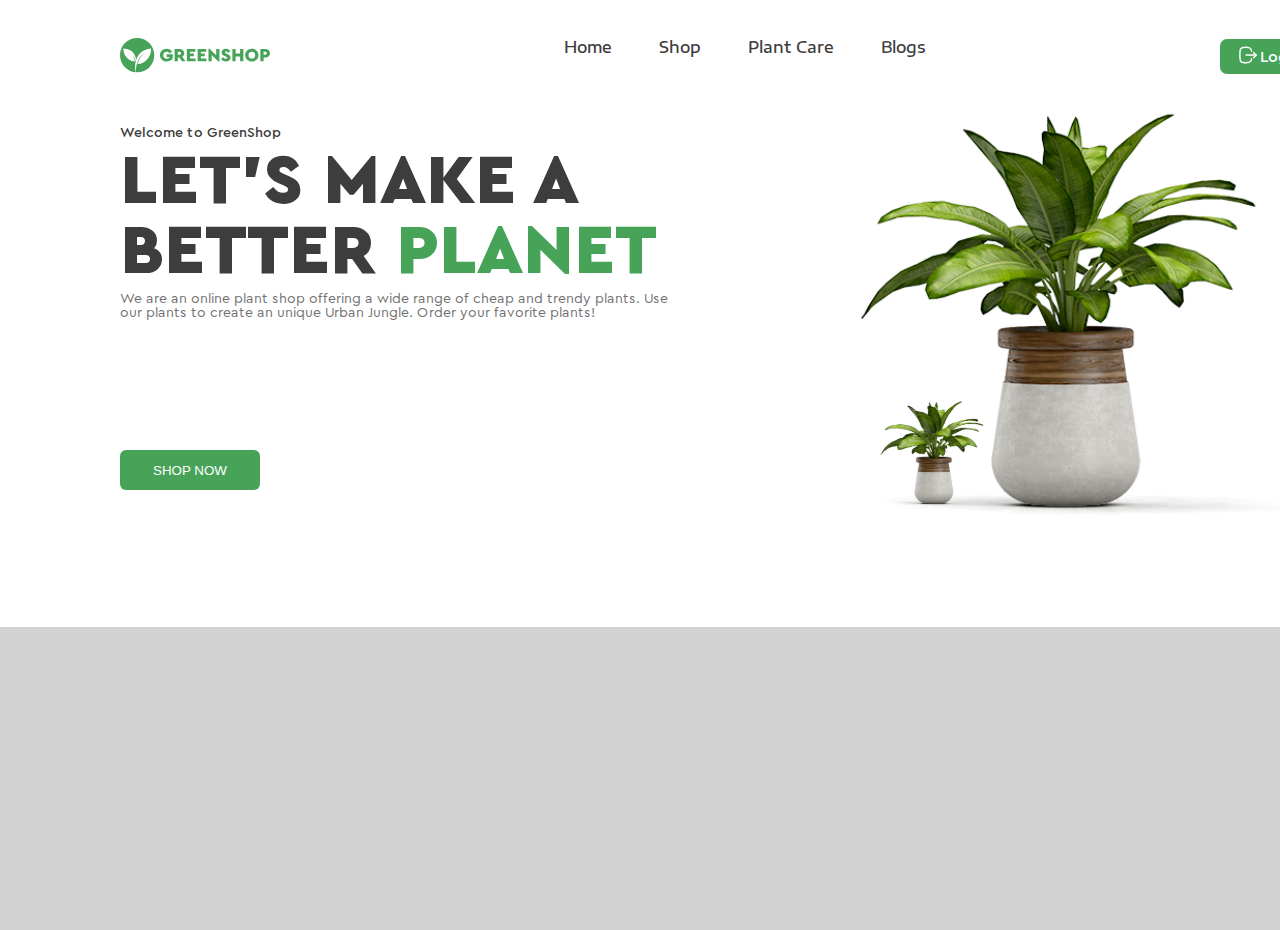
<file: HW10/index.html>
<!DOCTYPE html>
<html lang="en">
  <head>
    <meta charset="UTF-8" />
    <meta name="viewport" content="width=device-width, initial-scale=1.0" />
    <link rel="stylesheet" href="./css/reset.css" />
    <link rel="stylesheet" href="./css/style.css" />
    <title>HW10</title>
  </head>
  <body>
    <div class="container">
      <header class="wrapper">
        <div class="logo">
          <svg
            width="150"
            height="35"
            viewBox="0 0 150 35"
            fill="none"
            xmlns="http://www.w3.org/2000/svg"
          >
            <path
              d="M17.15 0C7.67748 0 0 7.67746 0 17.15C0 26.0201 6.73548 33.3175 15.3711 34.207C14.8496 29.9134 15.0436 26.4001 15.7067 23.5135C15.3347 21.7225 14.4898 19.0703 12.5734 17.1864C12.5734 17.1864 13.8348 19.0784 14.5181 21.6214C14.5181 21.6255 14.5221 21.6295 14.5221 21.6335C14.5949 21.9044 14.6596 22.1793 14.7162 22.4623C14.7283 22.527 14.7404 22.5917 14.7526 22.6604C14.8051 22.9515 14.8536 23.2426 14.886 23.5418C5.19513 22.3532 3.12921 13.6569 3.35561 10.3781C13.665 10.9482 15.7754 17.8292 16.0827 22.0985C19.4585 11.0412 30.1843 10.4024 31.0697 10.3781C31.4538 18.8763 25.1509 25.5026 17.6149 26.0807C17.6635 25.8503 17.7201 25.6198 17.7767 25.3934C17.7928 25.3247 17.813 25.26 17.8333 25.1913C17.8777 25.0296 17.9222 24.8679 17.9748 24.7061C17.995 24.6374 18.0192 24.5646 18.0394 24.4959C18.096 24.318 18.1567 24.1442 18.2173 23.9663C18.2335 23.9259 18.2456 23.8854 18.2618 23.845C18.3386 23.6348 18.4195 23.4326 18.5003 23.2305C18.5084 23.2143 18.5125 23.1941 18.5205 23.1779C18.5205 23.1779 18.5205 23.1779 18.5246 23.1779C20.4571 18.5043 24.0229 15.4439 24.0229 15.4439C17.0247 19.4868 15.8441 29.9983 15.6582 34.2231C16.1514 34.2676 16.6446 34.2999 17.15 34.2999C26.6225 34.2999 34.3 26.6225 34.3 17.15C34.3 7.67746 26.6225 0 17.15 0Z"
              fill="#46A358"
            />
            <path
              d="M46.7037 10.7454C48.9718 10.7454 50.8235 11.7197 52.0242 13.4986L49.7764 15.4109C48.9718 14.287 47.9975 13.7048 46.6471 13.7048C44.5691 13.7048 43.2753 15.0713 43.2753 17.1534C43.2753 19.2719 44.6418 20.695 46.8372 20.695C48.0177 20.695 48.9556 20.2826 49.554 19.5912V19.0091H46.6673V16.2356H52.7762V20.133C52.194 21.1639 51.3693 21.9887 50.3019 22.6234C49.2346 23.242 48.0339 23.5614 46.7037 23.5614C42.9923 23.618 39.9237 20.7313 39.9763 17.1534C39.9197 13.5956 42.9923 10.6888 46.7037 10.7454Z"
              fill="#46A358"
            />
            <path
              d="M61.9576 23.3316L59.168 19.4908H57.8379V23.3316H54.6157V10.9684H59.4672C62.2204 10.9684 64.2459 12.6543 64.2459 15.2215C64.2459 16.7376 63.5141 17.995 62.2972 18.7429L65.5558 23.3316H61.9576ZM57.8338 16.681H59.4833C60.3809 16.681 60.963 16.0988 60.963 15.2215C60.963 14.3442 60.3809 13.7782 59.4833 13.7782H57.8338V16.681Z"
              fill="#46A358"
            />
            <path
              d="M66.8333 10.9684H75.4124V13.8712H70.0555V15.5773H73.876V18.2739H70.0555V20.4288H75.6388V23.3316H66.8333V10.9684Z"
              fill="#46A358"
            />
            <path
              d="M77.6441 10.9684H86.2231V13.8712H80.8663V15.5773H84.6868V18.2739H80.8663V20.4288H86.4495V23.3316H77.6441V10.9684Z"
              fill="#46A358"
            />
            <path
              d="M99.4192 10.9683V23.5579H98.3882L91.681 17.057V23.3315H88.4588V10.7419H89.4897L96.197 17.1499V10.9683H99.4192Z"
              fill="#46A358"
            />
            <path
              d="M103.264 19.135C103.996 20.1094 104.764 20.7279 106.017 20.7279C106.862 20.7279 107.291 20.4288 107.291 19.8264C107.291 19.2846 107.008 19.1148 106.033 18.6822L104.76 18.1203C102.718 17.2187 101.631 16.0584 101.631 14.3927C101.631 12.2014 103.43 10.7379 105.957 10.7379C107.998 10.7379 109.442 11.7123 110.19 13.2283L108.035 14.8778C107.436 13.9803 106.874 13.5679 105.993 13.5679C105.318 13.5679 104.889 13.8307 104.889 14.3563C104.889 14.8051 105.152 15.0517 105.957 15.367L107.38 15.9654C109.535 16.867 110.545 17.9505 110.545 19.6929C110.545 22.0904 108.576 23.5539 106.009 23.5539C103.782 23.5539 101.982 22.4866 101.081 20.7805L103.264 19.135Z"
              fill="#46A358"
            />
            <path
              d="M112.393 10.9684H115.615V15.4843H120.131V10.9684H123.353V23.3316H120.131V18.3871H115.615V23.3316H112.393V10.9684Z"
              fill="#46A358"
            />
            <path
              d="M131.843 10.7419C135.441 10.6651 138.607 13.6084 138.53 17.1499C138.603 20.7279 135.441 23.6145 131.843 23.5579C128.229 23.6145 125.116 20.7279 125.193 17.1499C125.116 13.6084 128.229 10.6692 131.843 10.7419ZM131.859 13.7014C129.874 13.7014 128.488 15.1083 128.488 17.1499C128.488 18.1809 128.807 19.0218 129.426 19.6606C130.044 20.2791 130.869 20.5985 131.859 20.5985C133.772 20.5985 135.231 19.2118 135.231 17.1499C135.235 15.1083 133.772 13.7014 131.859 13.7014Z"
              fill="#46A358"
            />
            <path
              d="M140.374 10.9684H145.226C147.979 10.9684 150.004 12.6543 150.004 15.2215C150.004 17.7524 147.926 19.4908 145.226 19.4908H143.596V23.3316H140.374V10.9684ZM145.242 16.681C146.139 16.681 146.721 16.0988 146.721 15.2215C146.721 14.3442 146.139 13.7782 145.242 13.7782H143.592V16.681H145.242Z"
              fill="#46A358"
            />
          </svg>
        </div>
        <nav class="nav">
          <ul class="nav_list">
            <li class="nav_item"><a class="nav_link" href="#">Home</a></li>
            <li class="nav_item"><a class="nav_link" href="#">Shop</a></li>
            <li class="nav_item">
              <a class="nav_link" href="#">Plant Care</a>
              <ul class="inner_nav_list">
                <li class="inner_nav_item">
                  <a class="inner_nav_link" href="#">Drainage</a>
                </li>
                <li class="inner_nav_item">
                  <a class="inner_nav_link" href="#">Fungicides</a>
                </li>
                <li class="inner_nav_item">
                  <a class="inner_nav_link" href="#">Fertilizer</a>
                </li>
                <li class="inner_nav_item">
                  <a class="inner_nav_link" href="#">Priming</a>
                  <ul class="sub_inner_nav_list">
                    <li class="sub_inner_nav_item">
                      <a class="sub_inner_nav_link" href="#">Universal</a>
                    </li>
                    <li class="sub_inner_nav_item">
                      <a class="sub_inner_nav_link" href="#">For Ficus</a>
                    </li>
                    <li class="sub_inner_nav_item">
                      <a class="sub_inner_nav_link" href="#">For Cacti</a>
                    </li>
                    <li class="sub_inner_nav_item">
                      <a class="sub_inner_nav_link" href="#">For Citrus</a>
                    </li>
                    <li class="sub_inner_nav_item">
                      <a class="sub_inner_nav_link" href="#"
                        >For those in bloom</a
                      >
                    </li>
                    <li class="sub_inner_nav_item">
                      <a class="sub_inner_nav_link" href="">For Orchids</a>
                    </li>
                  </ul>
                </li>
              </ul>
            </li>
            <li class="nav_item"><a class="nav_link" href="#">Blogs</a></li>
          </ul>
        </nav>

        <div>
          <button class="nav_login_title">
            <div class="nav_login_logo">
              <svg
                width="18"
                height="18"
                viewBox="0 0 18 18"
                fill="none"
                xmlns="http://www.w3.org/2000/svg"
              >
                <path
                  d="M17.1601 9.1006H7.12598"
                  stroke="white"
                  stroke-width="1.5"
                  stroke-linecap="round"
                  stroke-linejoin="round"
                />
                <path
                  d="M14.7212 6.67059L17.1612 9.10059L14.7212 11.5306"
                  stroke="white"
                  stroke-width="1.5"
                  stroke-linecap="round"
                  stroke-linejoin="round"
                />
                <path
                  d="M12.6342 5.35826C12.3592 2.37493 11.2425 1.2916 6.80082 1.2916C0.883322 1.2916 0.883322 3.2166 0.883322 8.99993C0.883322 14.7833 0.883322 16.7083 6.80082 16.7083C11.2425 16.7083 12.3592 15.6249 12.6342 12.6416"
                  stroke="white"
                  stroke-width="1.5"
                  stroke-linecap="round"
                  stroke-linejoin="round"
                />
              </svg>
            </div>
            <div class="nav_login_desc">
              <span>Login</span>
            </div>
          </button>
        </div>
      </header>
      <section class="box_title">
        <div class="welcome_box_blog">
          <div class="welcome_box_desc">
            <div class="">
              <span class="welcome_box_desc_1">Welcome to GreenShop</span>
            </div>
            <div class="welcome_box_desc_2">
              <span
                >LET’S MAKE A BETTER
                <span class="blog_planet">PLANET</span></span
              >
            </div>
            <div class="welcome_box_desc_3">
              <span
                >We are an online plant shop offering a wide range of cheap and
                trendy plants. Use our plants to create an unique Urban Jungle.
                Order your favorite plants!</span
              >
            </div>
          </div>

          <button class="welcome_box_but">SHOP NOW</button>
        </div>
        <div class="welcome_box_image">
          <img src="./image/plant.svg" alt="plant" />
          <div class="welcome_box_image_mini">
            <img src="./image/plants2.svg" alt="plant" />
          </div>
        </div>
      </section>
    </div>
  </body>
</html>
</file>
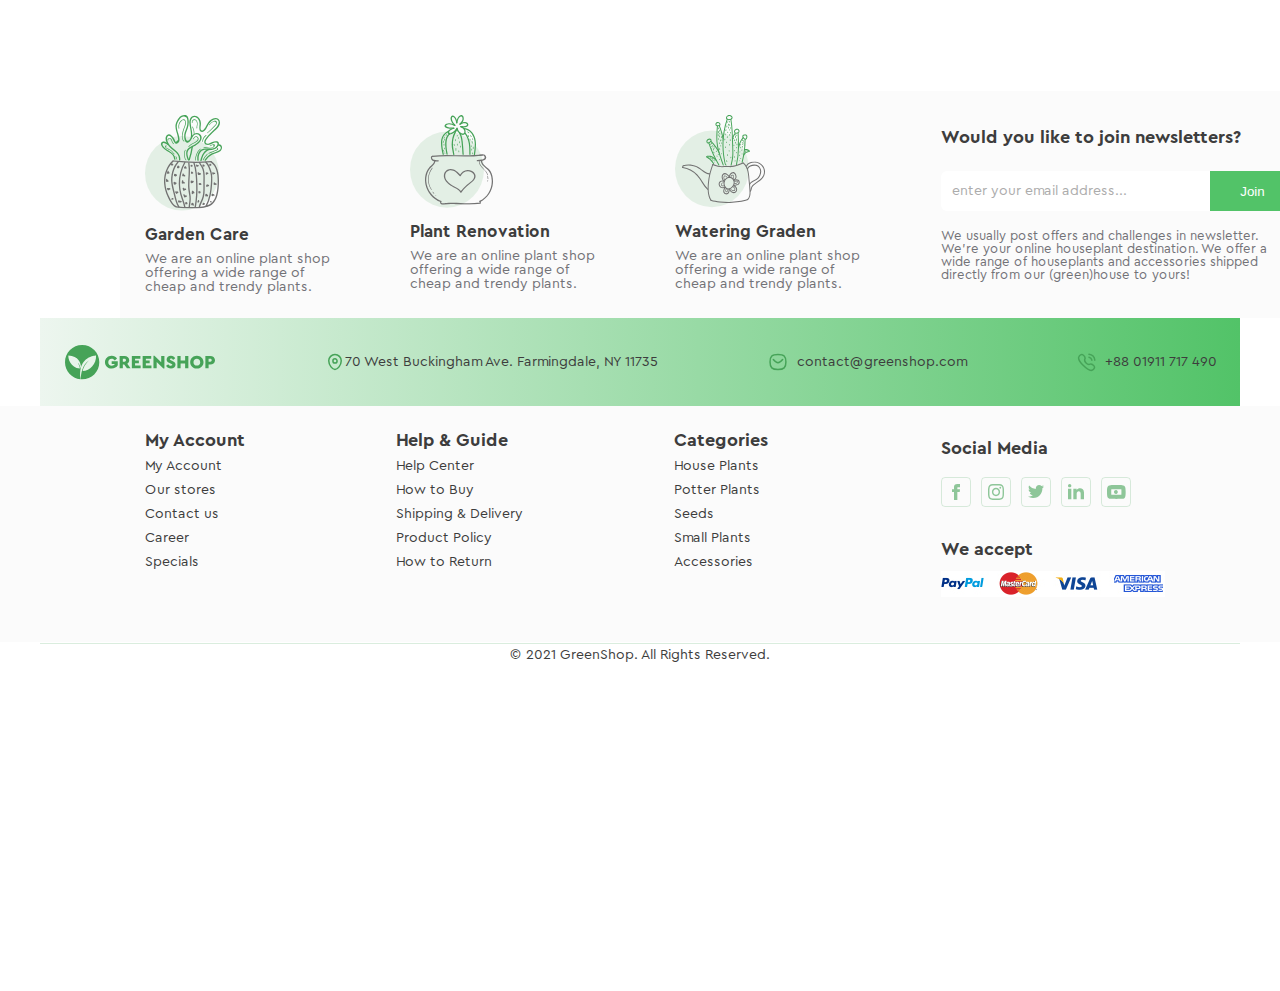
<file: HW11/index.html>
<!DOCTYPE html>
<html lang="en">
  <head>
    <meta charset="UTF-8" />
    <meta name="viewport" content="width=device-width, initial-scale=1.0" />
    <link rel="stylesheet" href="./css/reset.css" />
    <link rel="stylesheet" href="./css/style.css" />
    <title>Document</title>
  </head>
  <body>
    <main>
      <header class="wrapper">
        <div class="container">
          <div class="top_blok">
            <div class="plants_list">
              <div class="plants_item">
                <div class="plants_item_img">
                  <img src="./svg/Garden Care.svg" alt="Garden Care" />
                </div>
                <div class="plants_item_title">
                  <h2>Garden Care</h2>
                </div>
                <div class="plants_item_desc">
                  <span
                    >We are an online plant shop offering a wide range of cheap
                    and trendy plants.</span
                  >
                </div>
              </div>

              <div class="plants_item">
                <div class="plants_item_img">
                  <img
                    src="./svg/Plant Renovation.svg"
                    alt="Plant Renovation"
                  />
                </div>
                <div class="plants_item_title">
                  <h2>Plant Renovation</h2>
                </div>
                <div class="plants_item_desc">
                  <span
                    >We are an online plant shop offering a wide range of cheap
                    and trendy plants.</span
                  >
                </div>
              </div>

              <div class="plants_item">
                <div class="plants_item_img">
                  <img src="./svg/Watering Graden.svg" alt="Watering Graden" />
                </div>
                <div class="plants_item_title">
                  <h2>Watering Graden</h2>
                </div>
                <div class="plants_item_desc">
                  <span
                    >We are an online plant shop offering a wide range of cheap
                    and trendy plants.</span
                  >
                </div>
              </div>
            </div>
            <div class="newsletters_box">
              <div class="newsletters_box_title">
                <h2>Would you like to join newsletters?</h2>
              </div>
              <form class="newsletters_box_form">
                <input
                  class="newsletters_box_form_email"
                  type="text"
                  value="enter your email address..."
                />
                <input
                  type="button"
                  value="Join"
                  class="newsletters_box_form_but"
                />
              </form>
              <div class="newsletters_box_desc">
                <span>
                  We usually post offers and challenges in newsletter. We’re
                  your online houseplant destination. We offer a wide range of
                  houseplants and accessories shipped directly from our
                  (green)house to yours!
                </span>
              </div>
            </div>
          </div>
        </div>
      </header>
      <section class="logoinfo_list">
        <div class="container">
          <div class="logoinfo">
            <div class="logoinfo_img">
              <img src="./svg/logo.svg" alt="greenshop" />
            </div>

            <div class="logoinfo_address">
              <div class="logoinfo_address_icon">
                <img src="./svg/icon_address.svg" alt="" />
              </div>
              <div class="logoinfo_address_desc">
                <span>70 West Buckingham Ave. Farmingdale, NY 11735</span>
              </div>
            </div>

            <div class="logoinfo_email">
              <div class="logoinfo_email_icon">
                <img src="./svg/icon_email.svg" alt="" />
              </div>
              <div class="logoinfo_email_desc">
                <span>contact@greenshop.com</span>
              </div>
            </div>

            <div class="logoinfo_phone">
              <div class="logoinfo_phone_icon">
                <img src="./svg/icon_phone.svg" alt="" />
              </div>
              <div class="logoinfo_phone_desc">
                <span>+88 01911 717 490</span>
              </div>
            </div>
          </div>
        </div>
      </section>
      <footer class="footer">
        <div class="container">
          <div class="footer_links">
            <div class="footer_links_list">
              <div class="footer_links_myaccount_title">
                <h3 class="footer_links_categories_caption">My Account</h3>
                <ul>
                  <li class="footer_links_myaccount_item">
                    <a href="#" class="footer_links_myaccount_link"
                      >My Account</a
                    >
                  </li>
                  <li class="footer_links_myaccount_item">
                    <a href="#" class="footer_links_myaccount_link"
                      >Our stores</a
                    >
                  </li>

                  <li class="footer_links_myaccount_item">
                    <a href="#" class="footer_links_myaccount_link"
                      >Contact us</a
                    >
                  </li>
                  <li class="footer_links_myaccount_item">
                    <a href="#" class="footer_links_myaccount_link">Career</a>
                  </li>
                  <li class="footer_links_myaccount_item">
                    <a href="#" class="footer_links_myaccount_link">Specials</a>
                  </li>
                </ul>
              </div>

              <div class="footer_links_helpguide_title">
                <h3 class="footer_links_categories_caption">Help & Guide</h3>
                <ul class="footer_links_helpguide_list">
                  <li class="footer_links_helpguide_item">
                    <a href="#" class="footer_links_helpguide_link"
                      >Help Center</a
                    >
                  </li>
                  <li class="footer_links_helpguide_item">
                    <a href="#" class="footer_links_helpguide_link"
                      >How to Buy</a
                    >
                  </li>
                  <li class="footer_links_helpguide_item">
                    <a href="#" class="footer_links_helpguide_link"
                      >Shipping & Delivery</a
                    >
                  </li>
                  <li class="footer_links_helpguide_item">
                    <a href="#" class="footer_links_helpguide_link"
                      >Product Policy</a
                    >
                  </li>
                  <li class="footer_links_helpguide_item">
                    <a href="#" class="footer_links_helpguide_link"
                      >How to Return</a
                    >
                  </li>
                </ul>
              </div>

              <div class="footer_links_categories_title">
                <h3 class="footer_links_categories_caption">Categories</h3>
                <ul>
                  <li class="footer_links_categories_item">
                    <a href="#" class="footer_links_categories_link">
                      House Plants</a
                    >
                  </li>
                  <li class="footer_links_categories_item">
                    <a href="#" class="footer_links_categories_link">
                      Potter Plants</a
                    >
                  </li>
                  <li class="footer_links_categories_item">
                    <a href="#" class="footer_links_categories_link"> Seeds</a>
                  </li>
                  <li class="footer_links_categories_item">
                    <a href="#" class="footer_links_categories_link">
                      Small Plants</a
                    >
                  </li>
                  <li class="footer_links_categories_item">
                    <a href="#" class="footer_links_categories_link">
                      Accessories</a
                    >
                  </li>
                </ul>
              </div>
            </div>

            <div class="social_media">
              <div class="social_media_links">
                <div class="social_media_links_caption">
                  <h3>Social Media</h3>
                </div>

                <div class="social_media_links_list">
                  <div class="social_media_links_item">
                    <a href="#" class="social_media_links_link">
                      <img src="./svg/facebook.svg" alt="facebook" />
                    </a>
                  </div>

                  <div class="social_media_links_item">
                    <a href="#" class="social_media_links_link">
                      <img src="./svg/instagram.svg" alt="instagram" />
                    </a>
                  </div>

                  <div class="social_media_links_item">
                    <a href="#" class="social_media_links_link">
                      <img src="./svg/twitter.svg" alt="twitter" />
                    </a>
                  </div>

                  <div class="social_media_links_item">
                    <a href="#" class="social_media_links_link">
                      <img src="./svg/linkedin.svg" alt="linkedin" />
                    </a>
                  </div>

                  <div class="social_media_links_item">
                    <a href="#" class="social_media_links_link">
                      <img src="./svg/yout.svg" alt="youtube" />
                    </a>
                  </div>
                </div>
              </div>

              <div class="info_pay">
                <div class="info_pay_caption">
                  <h3>We accept</h3>
                </div>
                <div class="info_pay_image">
                  <img src="./svg/pay.svg" alt="" />
                </div>
              </div>
            </div>
          </div>
        </div>
      </footer>
      <footer class="signature">
        <div class="signature_title">
          <span>© 2021 GreenShop. All Rights Reserved.</span>
        </div>
      </footer>
    </main>
  </body>
</html>
</file>
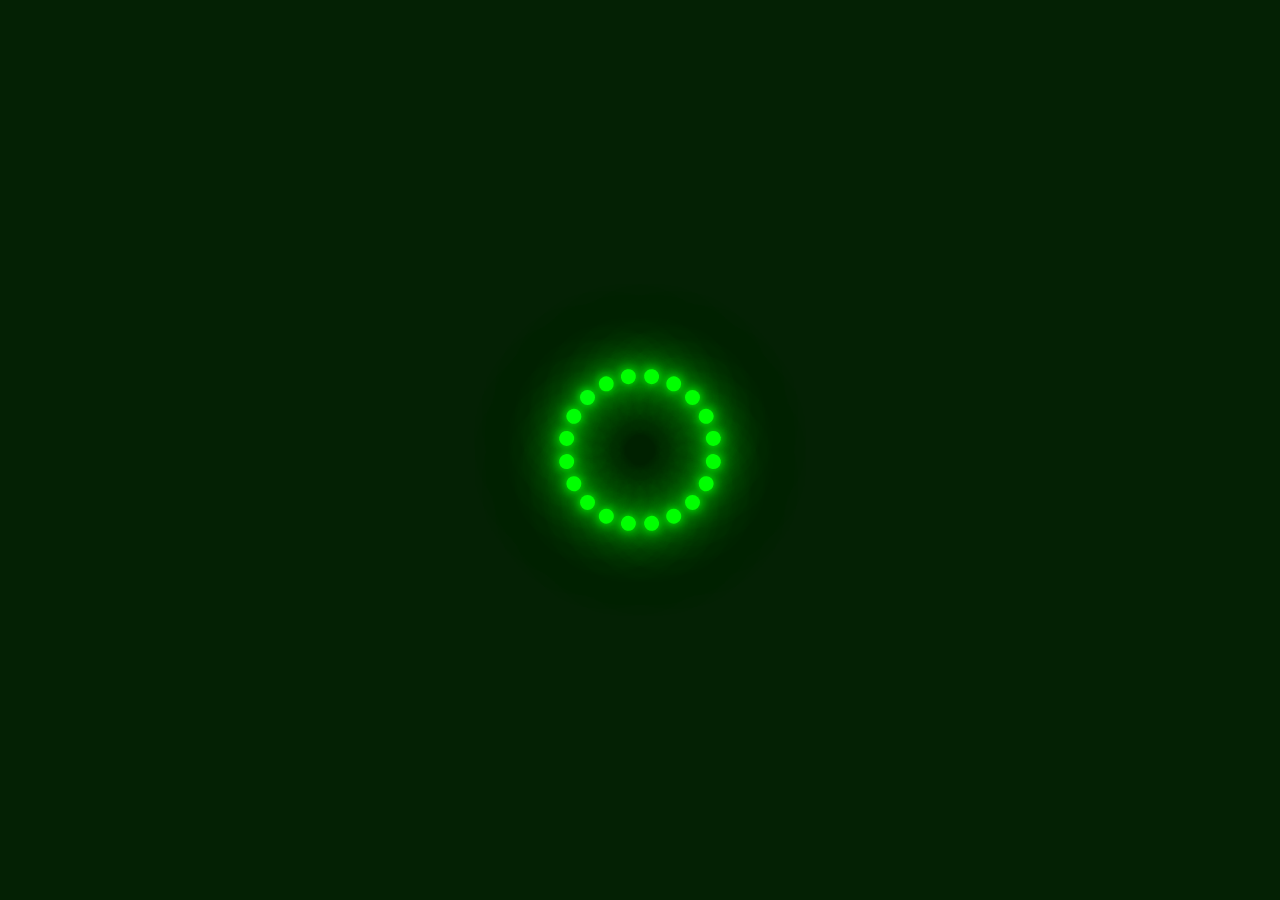
<file: HW12/index.html>
<!DOCTYPE html>
<html lang="en">
  <head>
    <meta charset="UTF-8" />
    <meta name="viewport" content="width=device-width, initial-scale=1.0" />
    <link rel="stylesheet" href="./css/reset.css" />
    <link rel="stylesheet" href="./css/style.css" />
    <title>HW12 Loader</title>
  </head>
  <body>
    <main class="container">
      <section class="loader">
        <div class="loader_item">
          <span style="--i: 1"></span>
          <span style="--i: 2"></span>
          <span style="--i: 3"></span>
          <span style="--i: 4"></span>
          <span style="--i: 5"></span>
          <span style="--i: 6"></span>
          <span style="--i: 7"></span>
          <span style="--i: 8"></span>
          <span style="--i: 9"></span>
          <span style="--i: 10"></span>
          <span style="--i: 11"></span>
          <span style="--i: 12"></span>
          <span style="--i: 13"></span>
          <span style="--i: 14"></span>
          <span style="--i: 15"></span>
          <span style="--i: 16"></span>
          <span style="--i: 17"></span>
          <span style="--i: 18"></span>
          <span style="--i: 19"></span>
          <span style="--i: 120"></span>
        </div>
      </section>
    </main>
  </body>
</html>
</file>
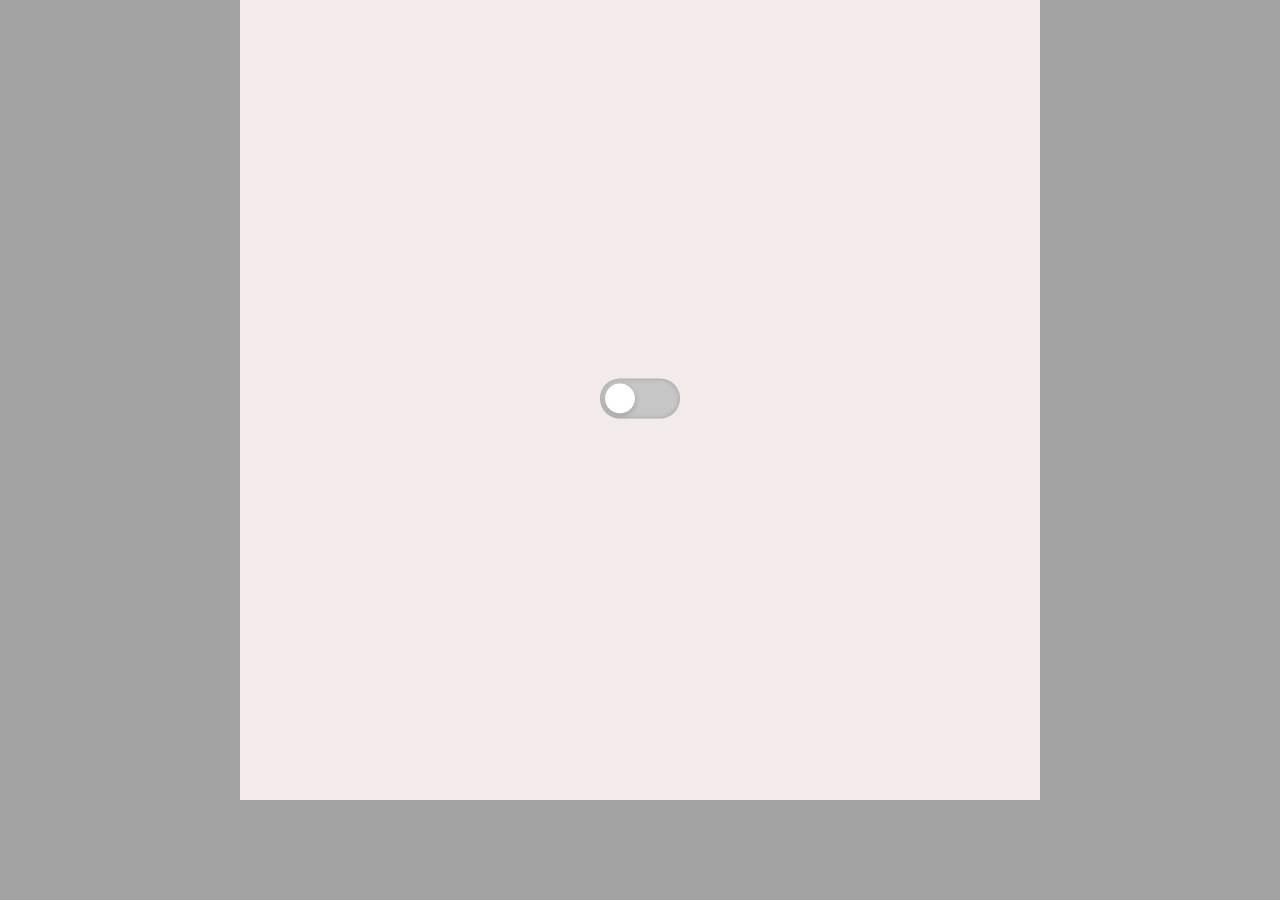
<file: HW13/index.html>
<!DOCTYPE html>
<html lang="en">
  <head>
    <meta charset="UTF-8" />
    <meta name="viewport" content="width=device-width, initial-scale=1.0" />
    <link rel="stylesheet" href="./css/reset.css" />
    <link rel="stylesheet" href="./css/style.css" />
    <title>Document</title>
  </head>
  <body>
    <div class="container">
      <div class="center">
        <input type="checkbox" name="" />
      </div>
    </div>
  </body>
</html>
</file>
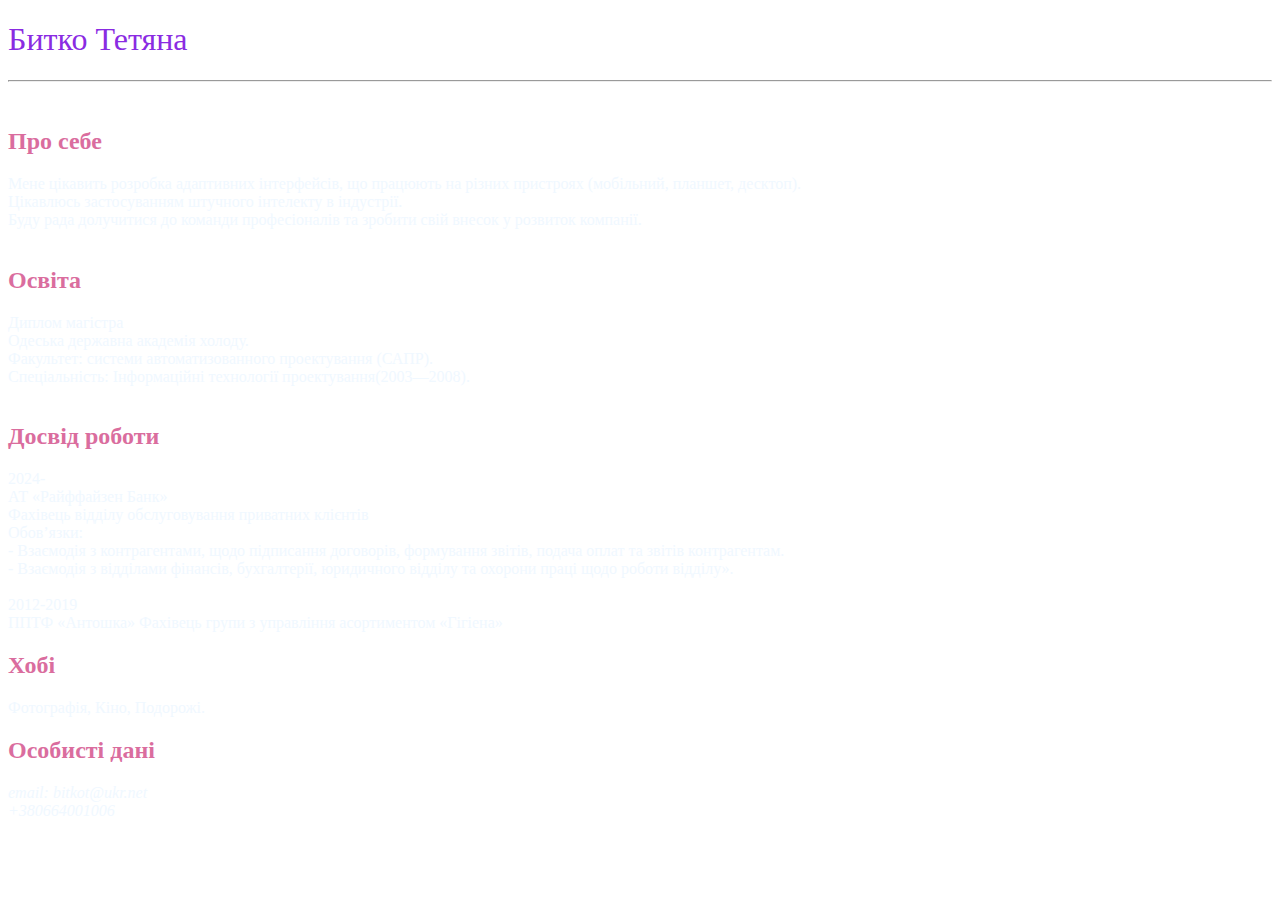
<file: HW2/index.html>
<!DOCTYPE html>
<html lang="en">
  <head>
    <meta charset="UTF-8" />
    <meta name="viewport" content="width=device-width, initial-scale=1.0" />
    <title>Homework 2</title>
    <style>
      body {
        background-image: url(https://fonetastik.com/wp-content/uploads/2024/02/gradient-cherno-belyi-124.webp);
        background-repeat: no-repeat;
        background-size: 100%;
        background-attachment: initial;
      }
      h1 {
        color: blueviolet;
        font-size: 4ch;
        font-weight: 300;
      }
      h2 {
        color: #da6d9e;
        font-size: 3ch;
      }
      p {
        color: aliceblue;
      }
    </style>
  </head>
  <body>
    <section>
      <h1>Битко Тетяна</h1>
      <hr />

      <br />
    </section>

    <section>
      <h2>Про себе</h2>
      <p>
        Мене цікавить розробка адаптивних інтерфейсів, що працюють на різних
        пристроях (мобільний, планшет, десктоп). <br />Цікавлюсь застосуванням
        штучного інтелекту в індустрії. <br />Буду рада долучитися до команди
        професіоналів та зробити свій внесок у розвиток компанії.
        <br />
        <br />
        <a href=""> </a>
      </p>
    </section>

    <section>
      <h2>Освіта</h2>
      <p>
        Диплом магістра <br />
        Одеська державна академія холоду.<br />
        Факультет: системи автоматизованного проектування (САПР).
        <br />Спеціальність: Інформаційні технології проектування(2003—2008).
        <br />
        <br />
      </p>
    </section>
    <section>
      <h2>Досвід роботи</h2>
      <p>
        2024- <br />
        АТ «Райффайзен Банк» <br />
        Фахівець відділу обслуговування приватних клієнтів
        <br />Обов’язки: <br />- Взаємодія з контрагентами, щодо підписання
        договорів, формування звітів, подача оплат та звітів контрагентам.
        <br />- Взаємодія з відділами фінансів, бухгалтерії, юридичного відділу
        та охорони праці щодо роботи відділу». <br />
        <br />2012-2019
        <br />
        ППТФ «Антошка» Фахівець групи з управління асортиментом «Гігіена»
      </p>
    </section>
    <h2>Хобі</h2>
    <p>Фотографія, Кіно, Подорожі.</p>
    <section></section>

    <footer>
      <h2>Особисті дані</h2>
      <p>
        <em
          >email: bitkot@ukr.net <br />
          +380664001006<br />
        </em>
      </p>
    </footer>
  </body>
</html>
</file>
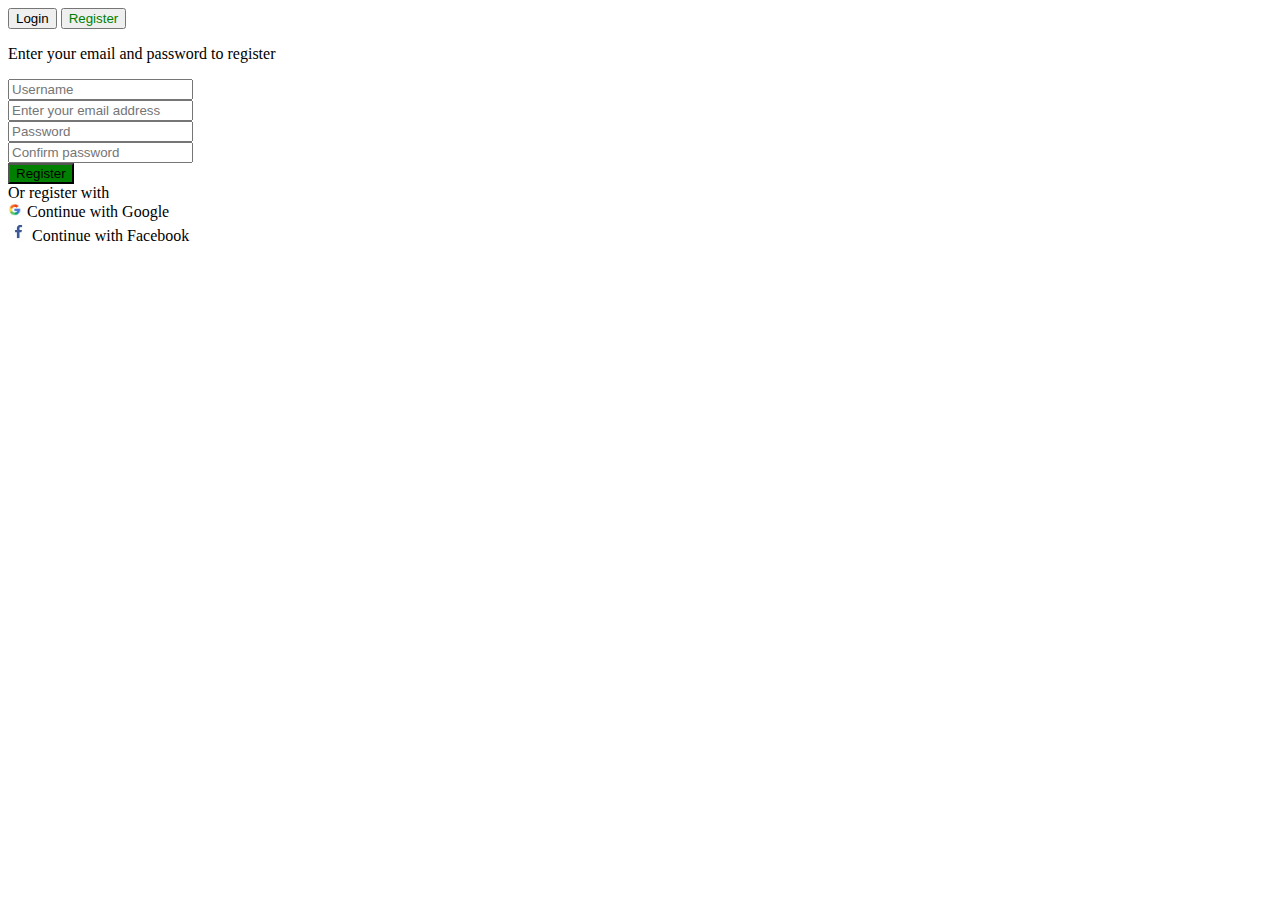
<file: HW3/index.html>
<!DOCTYPE html>
<html lang="en">
  <head>
    <meta charset="UTF-8" />
    <meta name="viewport" content="width=device-width, initial-scale=1.0" />
    <title>Registration</title>
  </head>
  <body>
    <div>
      <input type="button" value="Login" />
      <input style="color: green" type="button" value="Register" />
    </div>

    <form>
      <p>Enter your email and password to register</p>
      <div>
        <input type="text" placeholder="Username" />
      </div>
      <div>
        <input type="email" placeholder="Enter your email address" />
      </div>
      <div>
        <input type="password" placeholder="Password" />
      </div>
      <input type="password" placeholder="Confirm password" />

      <div>
        <input style="background-color: green" type="submit" value="Register" />
      </div>
    </form>
    <span> Or register with</span>
    <div>
      <img
        src="./img/google.jpeg"
        alt="Picture google"
        width="15"
        height="15"
      />
      <span>Continue with Google</span>
    </div>
    <div>
      <img
        src="./img/facebook.jpg "
        alt="Picture facebook"
        width="20"
        height="20"
      />
      <span>Continue with Facebook</span>
    </div>
  </body>
</html>
</file>
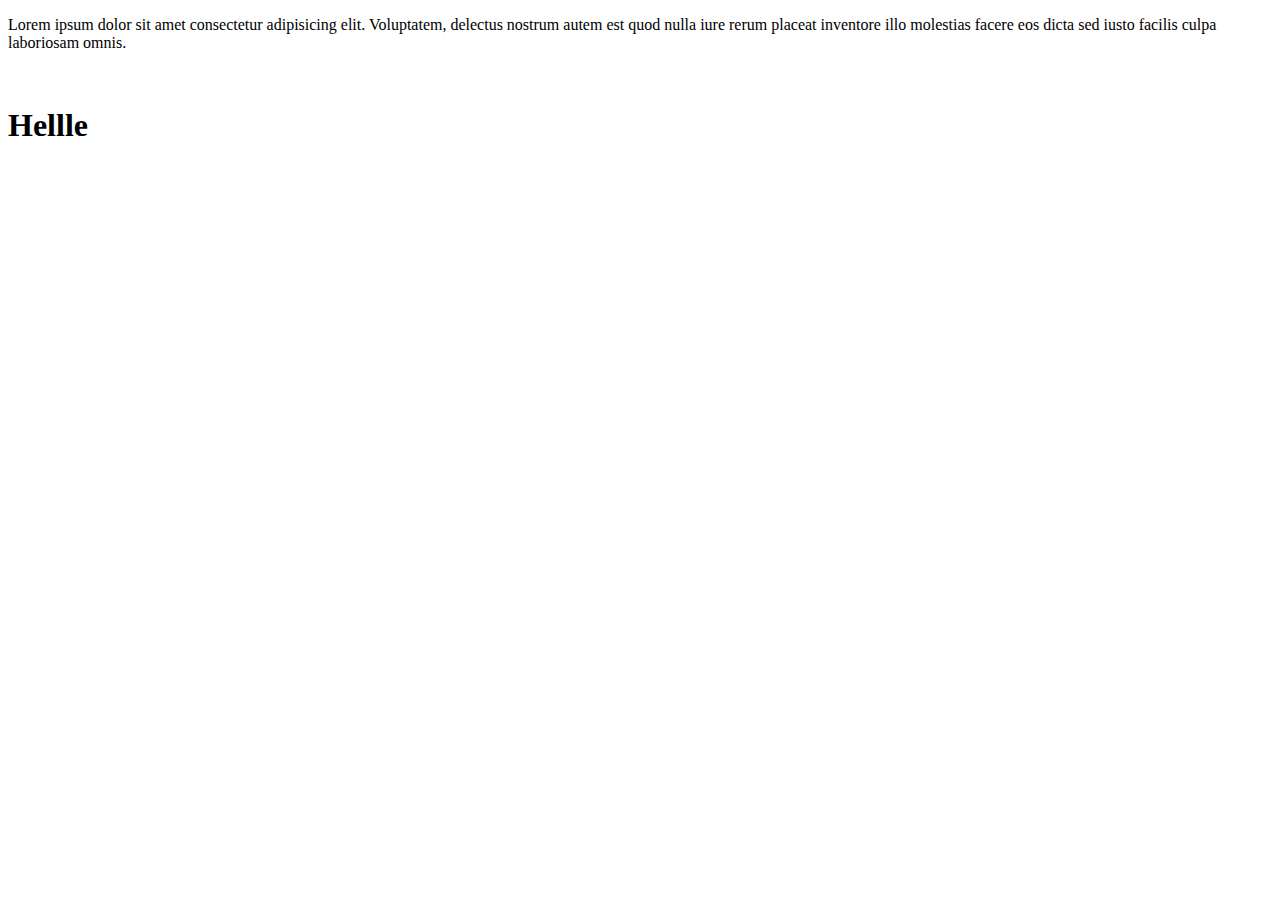
<file: HW4/index.html>
<!DOCTYPE html>
<html lang="en">
  <head>
    <meta charset="UTF-8" />
    <meta name="viewport" content="width=device-width, initial-scale=1.0" />
    <title>Document</title>
  </head>
  <body>
    <p>
      Lorem ipsum dolor sit amet consectetur adipisicing elit. Voluptatem,
      delectus nostrum autem est quod nulla iure rerum placeat inventore illo
      molestias facere eos dicta sed iusto facilis culpa laboriosam omnis.
    </p>
    <img />
    <h1>Hellle</h1>
  </body>
</html>
</file>
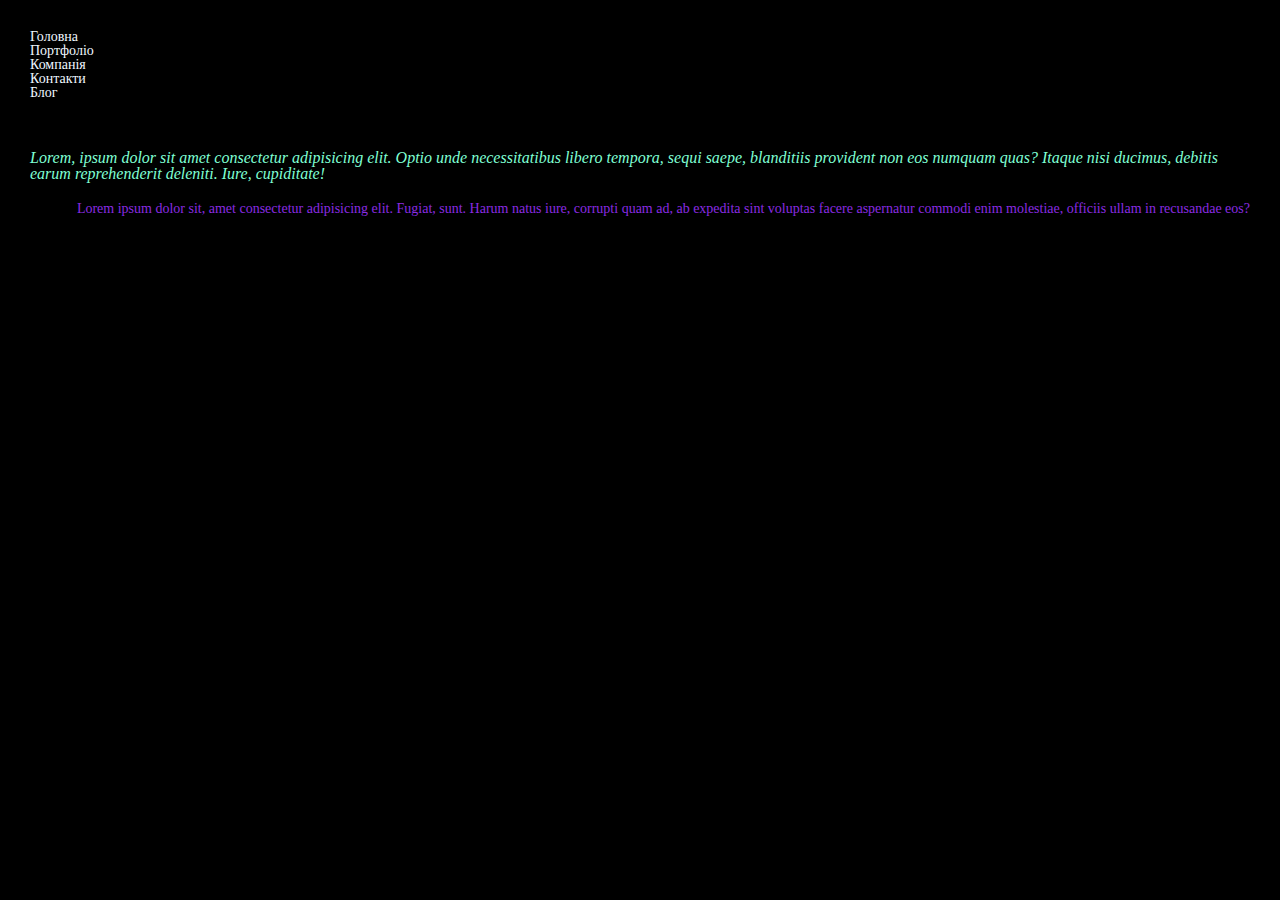
<file: HW5/index.html>
<!DOCTYPE html>
<html lang="en">
  <head>
    <meta charset="UTF-8" />
    <meta name="viewport" content="width=device-width, initial-scale=1.0" />
    <link rel="stylesheet" href="./css/reset.css" />
    <link rel="stylesheet" href="./css/style.css" />

    <title>HW5</title>
  </head>
  <body>
    <header class="wrapper">
      <dl class="navigation">
        <dd class="M">Головна</dd>
        <dd>Портфоліо</dd>
        <dd>Компанія</dd>
        <dd>Контакти</dd>
        <dd>Блог</dd>
      </dl>
    </header>
    <main>
      <p class="fish">
        Lorem, ipsum dolor sit amet consectetur adipisicing elit. Optio unde
        necessitatibus libero tempora, sequi saepe, blanditiis provident non eos
        numquam quas? Itaque nisi ducimus, debitis earum reprehenderit deleniti.
        Iure, cupiditate!
      </p>

      <p class="fish1">
        Lorem ipsum dolor sit, amet consectetur adipisicing elit. Fugiat, sunt.
        Harum natus iure, corrupti quam ad, ab expedita sint voluptas facere
        aspernatur commodi enim molestiae, officiis ullam in recusandae eos?
      </p>
    </main>
  </body>
</html>
</file>
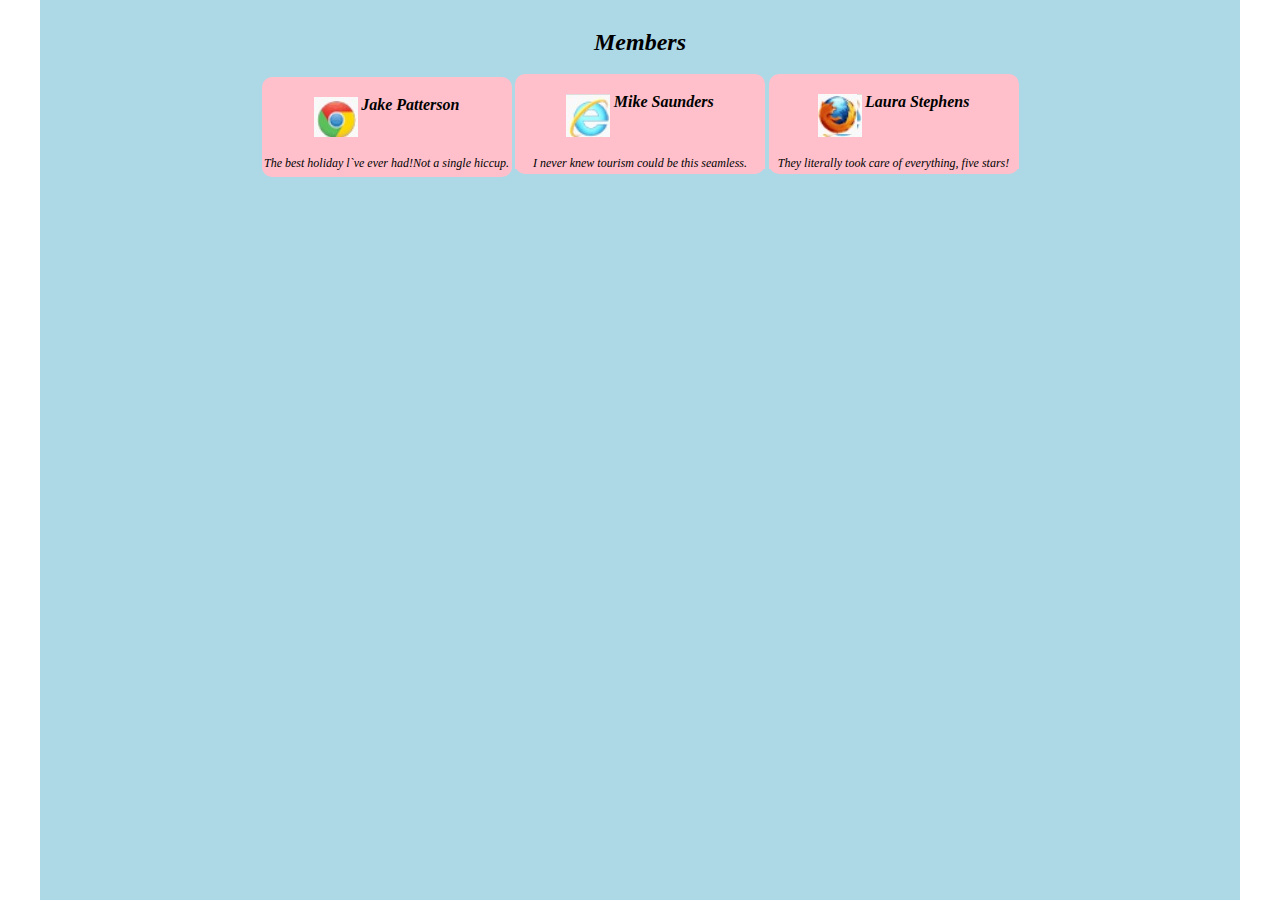
<file: HW6/index.html>
<!DOCTYPE html>
<html lang="en">
  <head>
    <meta charset="UTF-8" />
    <meta name="viewport" content="width=device-width, initial-scale=1.0" />
    <link rel="stylesheet" href="./css/reset.css" />
    <link rel="stylesheet" href="./css/style.css" />
    <title>HW6 with telegram</title>
  </head>
  <body>
    <header class="box_title">
      <span class="title">Members</span>
    </header>
    <section class="box">
      <div class="item">
        <img src="./img/foto.jpg" alt="" />
        <span class="name">Jake Patterson</span>
        <p class="description">
          The best holiday l`ve ever had!Not a single hiccup.
        </p>
      </div>
      <div class="item">
        <img src="./img/foto1.jpg" alt="" />
        <span class="name">Mike Saunders</span>
        <p class="description">I never knew tourism could be this seamless.</p>
      </div>

      <div class="item">
        <img src="./img/foto2.jpg" alt="" />
        <span class="name">Laura Stephens </span>
        <p class="description">
          They literally took care of everything, five stars!
        </p>
      </div>
    </section>
  </body>
</html>
</file>
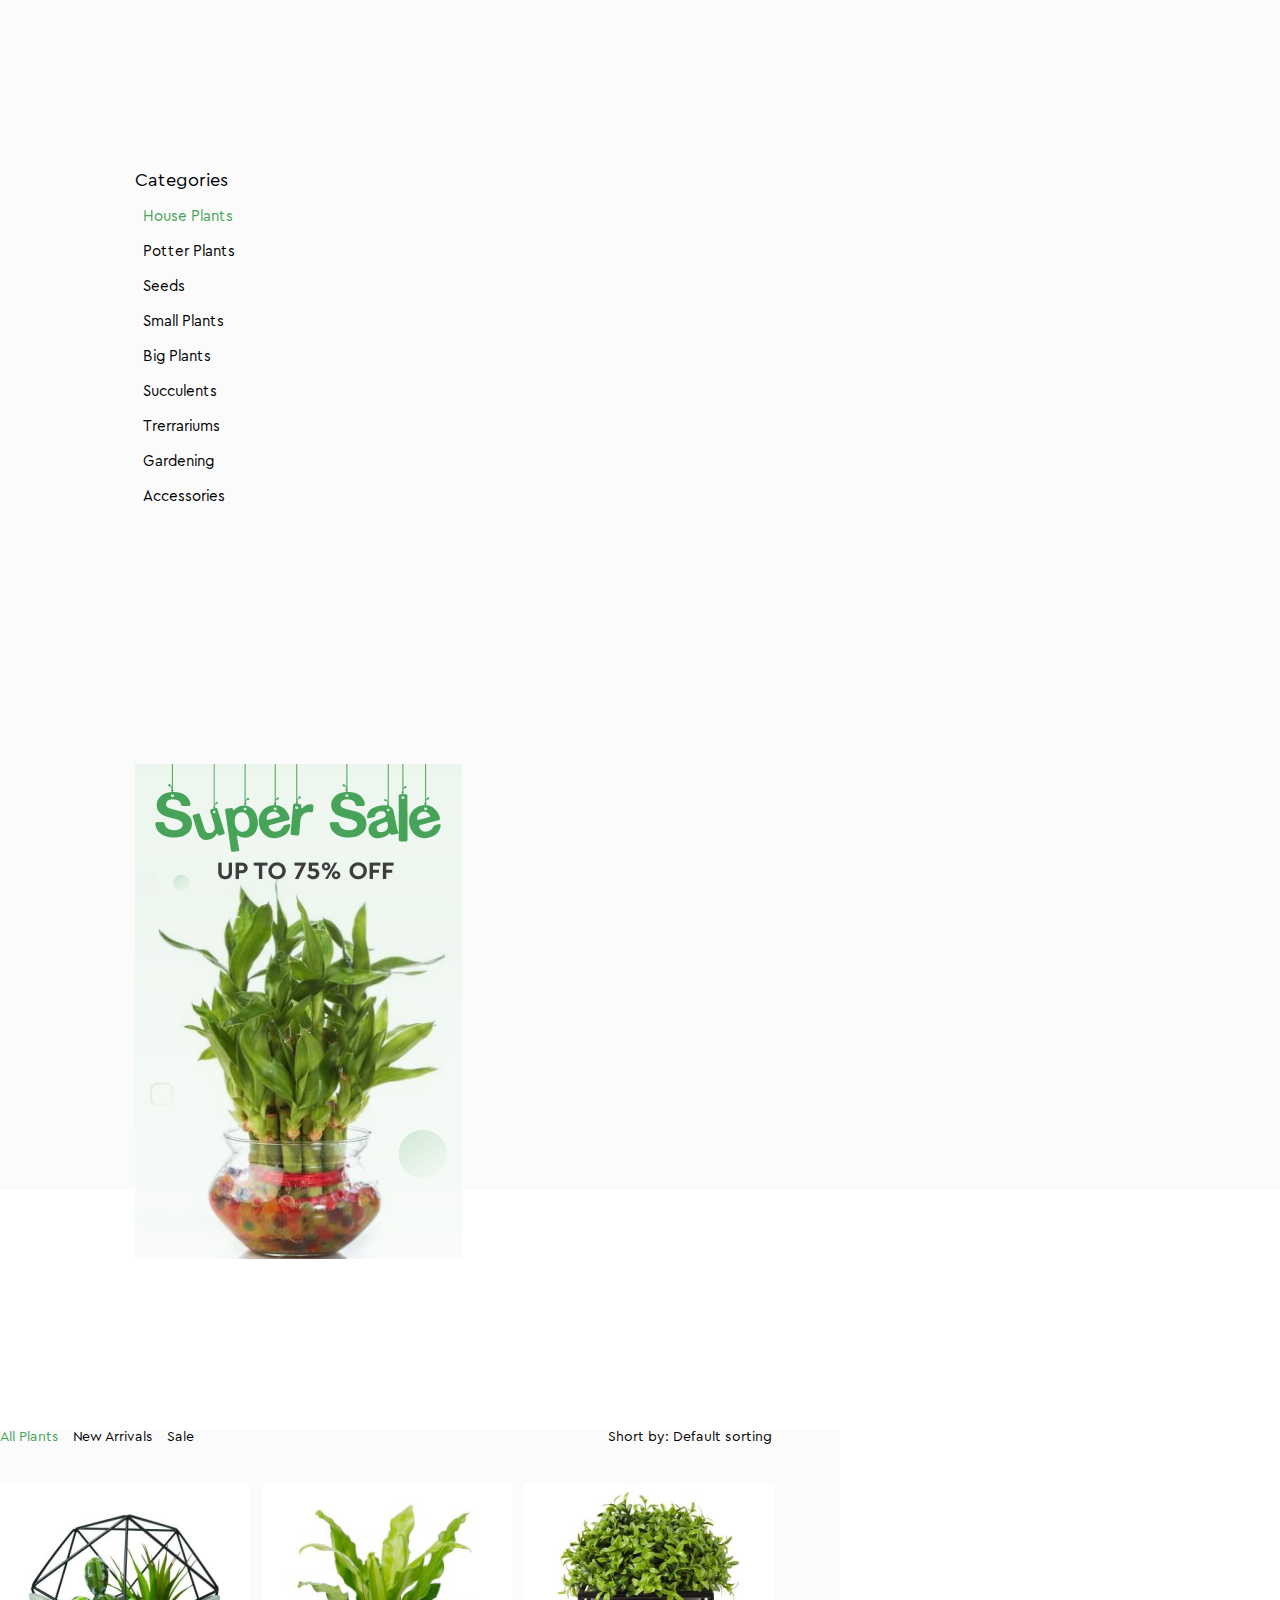
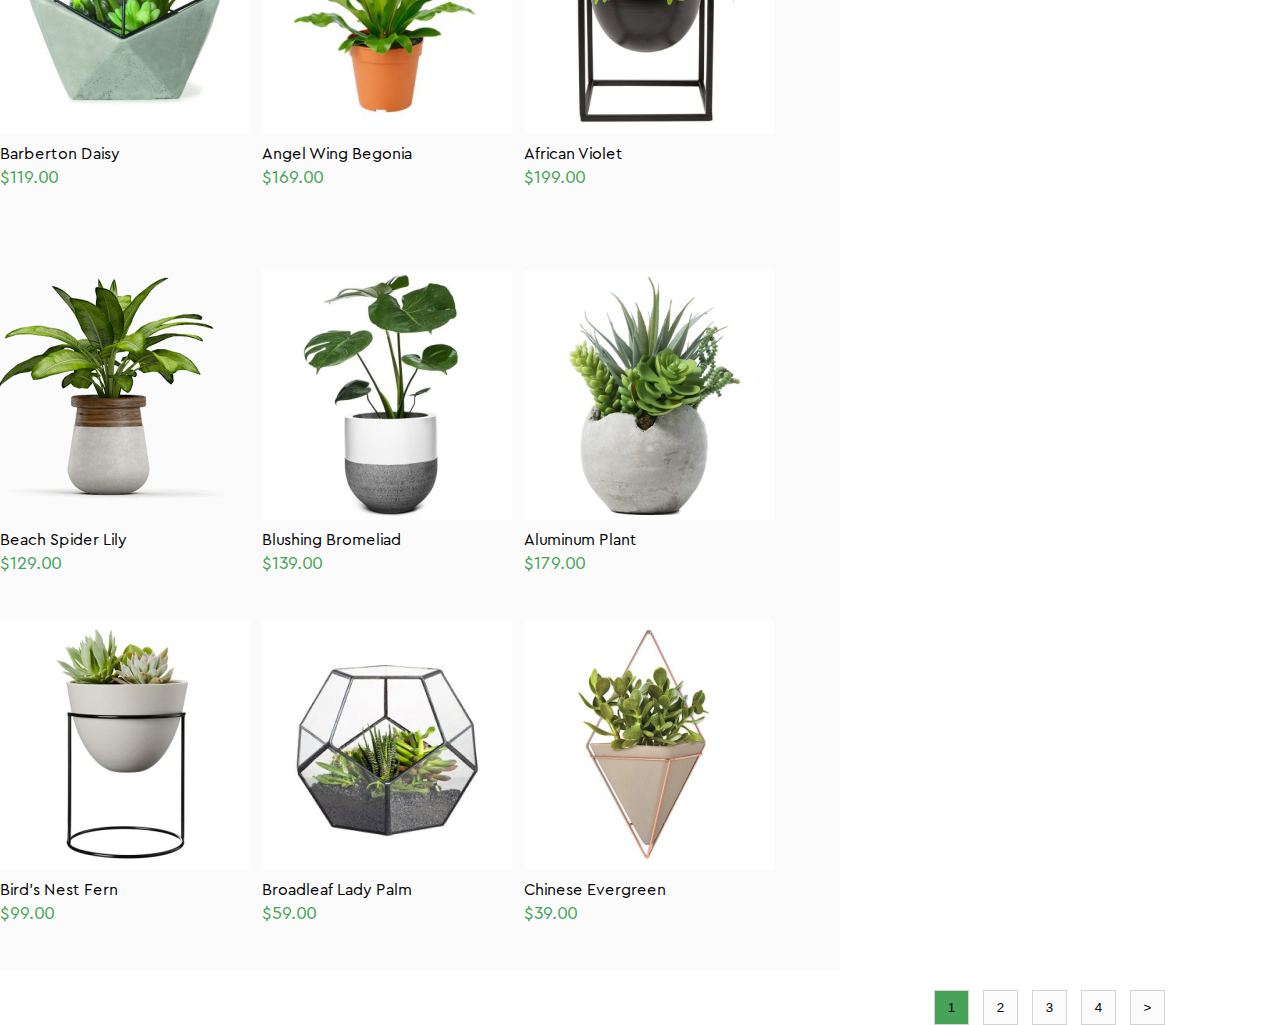
<file: HW7/index.html>
<!DOCTYPE html>
<html lang="en">
  <head>
    <meta charset="UTF-8" />
    <meta name="viewport" content="width=device-width, initial-scale=1.0" />
    <link rel="stylesheet" href="./css/reset.css" />
    <link rel="stylesheet" href="./css/style.css" />
    <title>HW7</title>
  </head>
  <body>
    <main class="container">
      <aside class="navigation_bar">
        <div class="nav_main">
          <h2 class="nav_list_title">Categories</h2>
          <ul class="nav_list">
            <li class="nav_item green">House Plants</li>
            <li class="nav_item">Potter Plants</li>
            <li class="nav_item">Seeds</li>
            <li class="nav_item">Small Plants</li>
            <li class="nav_item">Big Plants</li>
            <li class="nav_item">Succulents</li>
            <li class="nav_item">Trerrariums</li>
            <li class="nav_item">Gardening</li>
            <li class="nav_item">Accessories</li>
          </ul>
        </div>
        <div class="image_banner">
          <img
            class="SuperBan"
            src="./image/SuperSaleBanner.png"
            alt="Super Sale Banner"
          />
        </div>
      </aside>
      <section class="container_section">
        <header class="choiceandsort">
          <div class="choice">
            <span class="choice_item green">All Plants</span>
            <span class="choice_item">New Arrivals</span>
            <span class="choice_item">Sale</span>
          </div>
          <div class="sort">
            <span>Short by:</span>
            <span>Default sorting</span>
          </div>
        </header>
        <main class="container_box">
          <ul class="box_title">
            <li class="box_item">
              <img src="./image/image1.png" alt="Barberton Daisy" />
              <h3 class="box_item_title">Barberton Daisy</h3>
              <span class="price">$119.00</span>
            </li>

            <li class="box_item">
              <img src="./image/image2.png" alt="Angel Wing Begonia" />
              <h3 class="box_item_title">Angel Wing Begonia</h3>
              <span class="price">$169.00</span>
            </li>

            <li class="box_item">
              <img src="./image/image3.png" alt="African Violet" />
              <h3 class="box_item_title">African Violet</h3>
              <span class="price">$199.00</span>
            </li>

            <li class="box_item">
              <img src="./image/image4.png" alt="Beach Spider Lily" />
              <h3 class="box_item_title">Beach Spider Lily</h3>
              <span class="price">$129.00</span>
            </li>

            <li class="box_item">
              <img src="./image/image5.png" alt="Blushing Bromeliad" />
              <h3 class="box_item_title">Blushing Bromeliad</h3>
              <span class="price">$139.00</span>
            </li>

            <li class="box_item">
              <img src="./image/image6.png" alt="Aluminum Plant" />
              <h3 class="box_item_title">Aluminum Plant</h3>
              <span class="price">$179.00</span>
            </li>

            <li class="box_item">
              <img src="./image/image7.png" alt="Bird's Nest Fern" />
              <h3 class="box_item_title">Bird's Nest Fern</h3>
              <span class="price">$99.00</span>
            </li>

            <li class="box_item">
              <img src="./image/image8.png" alt="Broadleaf Lady Palm" />
              <h3 class="box_item_title">Broadleaf Lady Palm</h3>
              <span class="price">$59.00</span>
            </li>

            <li class="box_item">
              <img src="./image/image9.png" alt="Chinese Evergreen" />
              <h3 class="box_item_title">Chinese Evergreen</h3>
              <span class="price">$39.00</span>
            </li>
          </ul>
        </main>
      </section>
      <footer class="button_list">
        <input class="button but1" type="submit" value="1" />
        <input class="button" type="submit" value="2" />
        <input class="button" type="submit" value="3" />
        <input class="button" type="submit" value="4" />
        <input class="button" type="submit" value=">" />
      </footer>
    </main>
  </body>
</html>
</file>
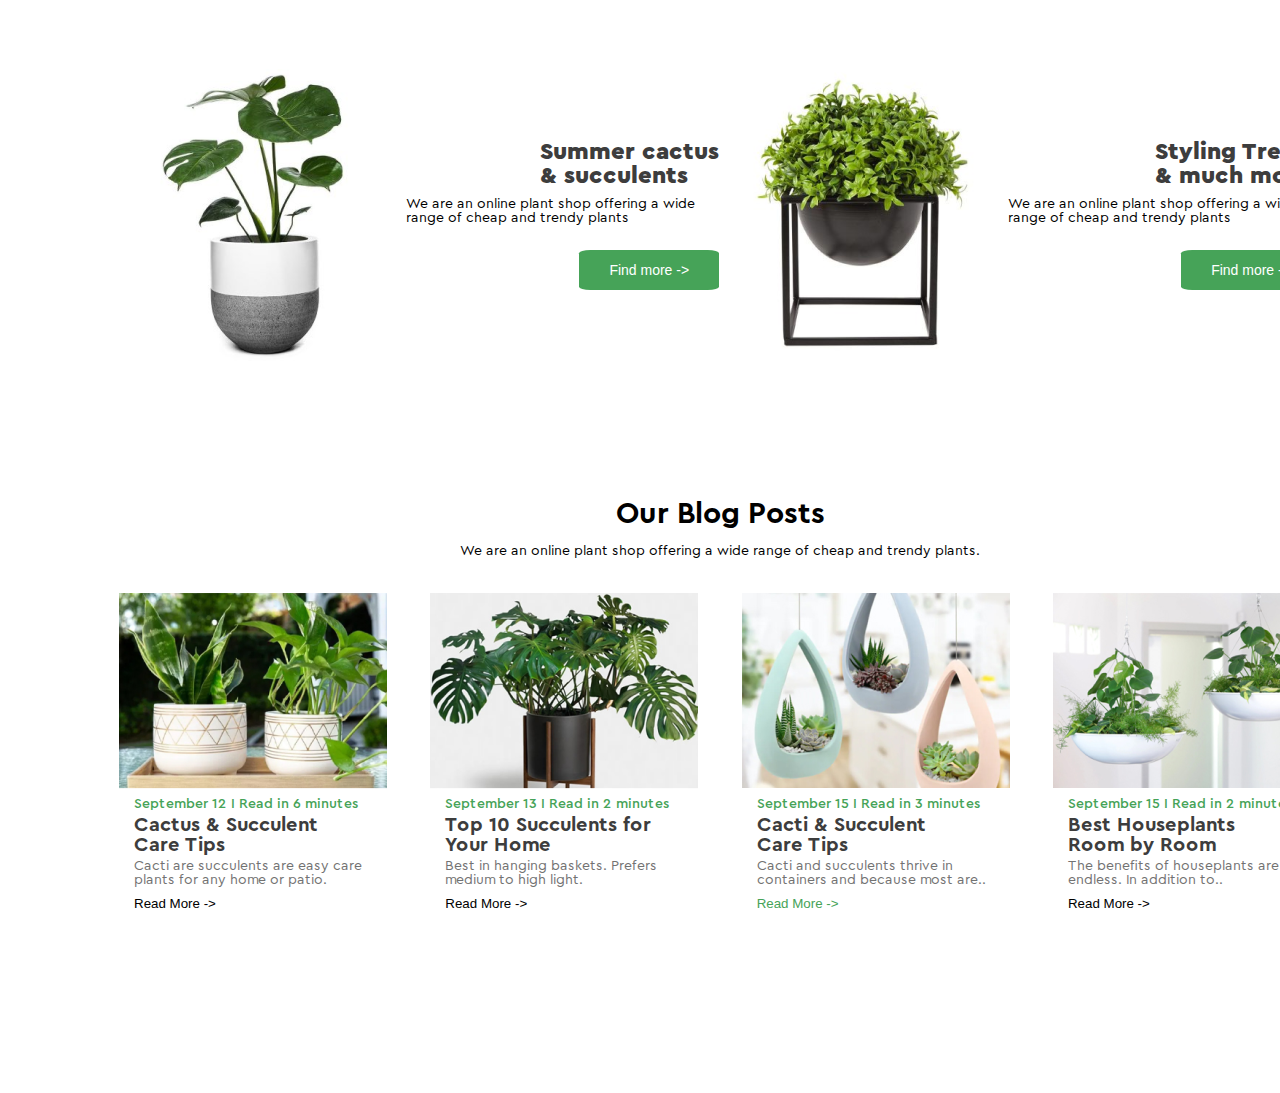
<file: HW8/index.html>
<!DOCTYPE html>
<html lang="en">
  <head>
    <meta charset="UTF-8" />
    <meta name="viewport" content="width=device-width, initial-scale=1.0" />
    <link rel="stylesheet" href="./css/reset.css" />
    <link rel="stylesheet" href="./css/style.css" />
    <title>HW8</title>
  </head>
  <body>
    <main class="container">
      <section class="wrapper position">
        <div class="plants_top_title">
          <div class="plants_top_image top_image_one">
            <img
              src="./image/image top 1.png"
              alt="Summer cactus & succulents"
            />
          </div>
          <div class="plants_top_item">
            <h3 class="plants_top_desc">Summer cactus<br />& succulents</h3>
            <span class="plants_top_det">
              We are an online plant shop offering a wide range of cheap and
              trendy plants</span
            >
            <div>
              <button type="button" class="button_top">Find more -></button>
            </div>
          </div>
        </div>
        <div class="plants_top_title">
          <div class="plants_top_image top_image_two">
            <img
              src="./image/image top 2.png"
              alt="Summer cactus & succulents"
            />
          </div>
          <div class="plants_top_item">
            <h3 class="plants_top_desc">Styling Trends<br />& much more</h3>
            <div class="plants_top_det">
              <span>
                We are an online plant shop offering a wide range of cheap and
                trendy plants</span
              >
            </div>
            <div>
              <button type="button" class="button_top">Find more -></button>
            </div>
          </div>
        </div>
      </section>

      <section class="blog_description position">
        <div><h1 class="post_title">Our Blog Posts</h1></div>
        <div>
          <span class="post_title_descr"
            >We are an online plant shop offering a wide range of cheap and
            trendy plants.
          </span>
        </div>
      </section>

      <section class="plant_bottom position">
        <div class="plants_bottom_post">
          <div class="plants_bottom_image">
            <img
              src="./image/image bottom 1.png"
              alt="Cactus & Succulent Care Tips"
            />
          </div>
          <div class="plants_bottom_post_item">
            <div>
              <span class="plants_bottom_post_time"
                >September 12 I Read in 6 minutes</span
              >
            </div>
            <h3 class="plants_bottom_post_title">
              Cactus & Succulent <br />Care Tips
            </h3>
            <div>
              <span class="plants_bottom_post_description"
                >Cacti are succulents are easy care plants for any home or
                patio.
              </span>
            </div>
            <div class="button_bottom">
              <button type="button" class="button_name">Read More -></button>
            </div>
          </div>
        </div>

        <div class="plants_bottom_post">
          <div class="plants_bottom_image">
            <img
              src="./image/image bottom 2.png"
              alt="Cactus & Succulent Care Tips"
            />
          </div>
          <div class="plants_bottom_post_item">
            <div>
              <span class="plants_bottom_post_time"
                >September 13 I Read in 2 minutes</span
              >
            </div>
            <h3 class="plants_bottom_post_title">
              Top 10 Succulents for <br />Your Home
            </h3>
            <div>
              <span class="plants_bottom_post_description"
                >Best in hanging baskets. Prefers medium to high light.
              </span>
            </div>
            <div class="button_bottom">
              <button type="button" class="button_name">Read More -></button>
            </div>
          </div>
        </div>

        <div class="plants_bottom_post">
          <div class="plants_bottom_image">
            <img
              src="./image/image bottom 3.png"
              alt="Cactus & Succulent Care Tips"
            />
          </div>
          <div class="plants_bottom_post_item">
            <div>
              <span class="plants_bottom_post_time"
                >September 15 I Read in 3 minutes</span
              >
            </div>
            <h3 class="plants_bottom_post_title">
              Cacti & Succulent <br />Care Tips
            </h3>
            <div>
              <span class="plants_bottom_post_description"
                >Cacti and succulents thrive in containers and because most
                are..
              </span>
            </div>
            <div class="button_bottom">
              <button type="button" class="green">Read More -></button>
            </div>
          </div>
        </div>
        <div class="plants_bottom_post">
          <div class="plants_bottom_image">
            <img
              src="./image/image bottom 4.png"
              alt="Cactus & Succulent Care Tips"
            />
          </div>
          <div class="plants_bottom_post_item">
            <div>
              <span class="plants_bottom_post_time"
                >September 15 I Read in 2 minutes</span
              >
            </div>
            <h3 class="plants_bottom_post_title">
              Best Houseplants <br />Room by Room
            </h3>
            <div>
              <span class="plants_bottom_post_description"
                >The benefits of houseplants are endless. In addition to..
              </span>
            </div>
            <div class="button_bottom">
              <button type="button" class="button_name">Read More -></button>
            </div>
          </div>
        </div>
      </section>
    </main>
  </body>
</html>
</file>
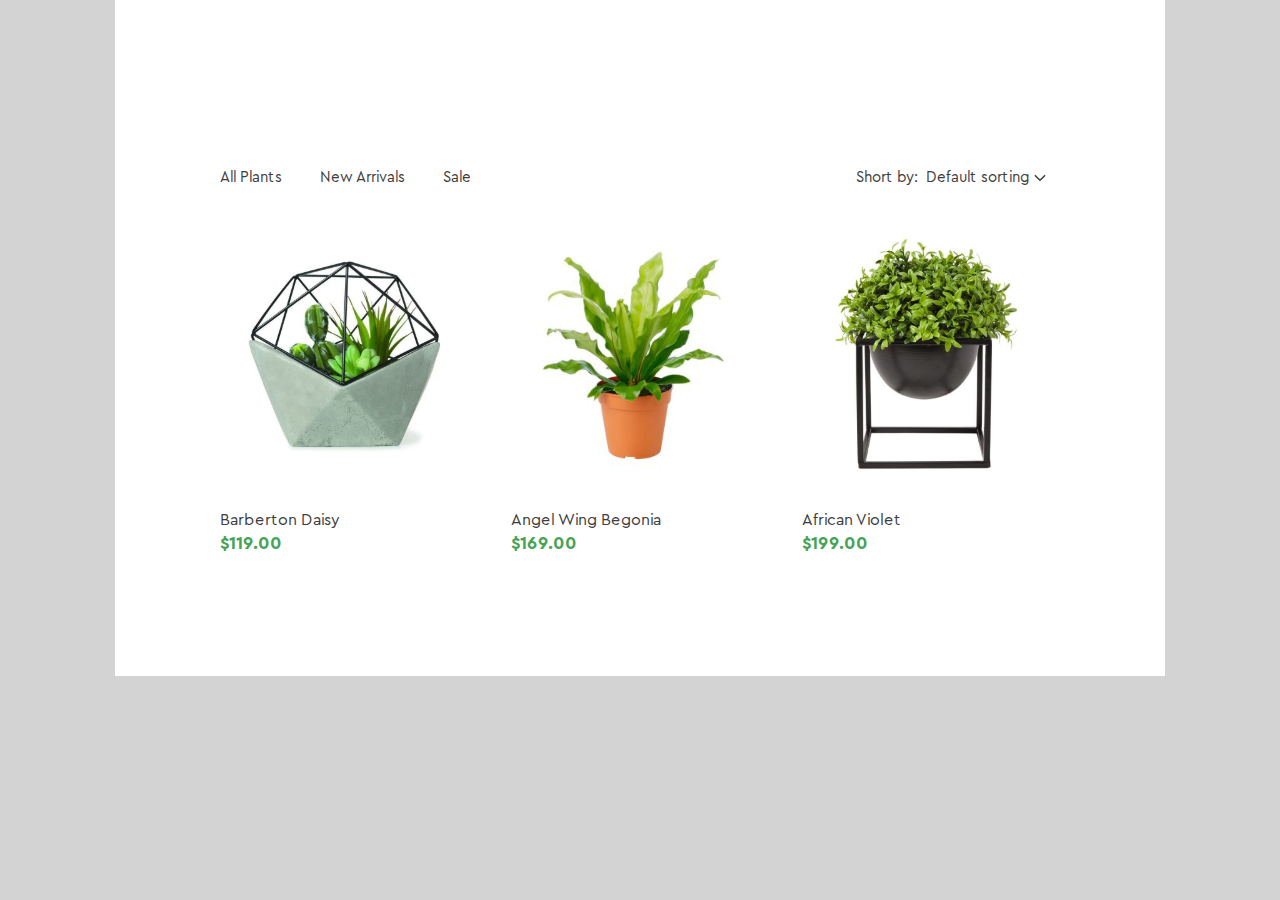
<file: HW9/index.html>
<!DOCTYPE html>
<html lang="en">
  <head>
    <meta charset="UTF-8" />
    <meta name="viewport" content="width=device-width, initial-scale=1.0" />
    <link rel="stylesheet" href="./css/reset.css" />
    <link rel="stylesheet" href="./css/style.css" />
    <title>HW9</title>
  </head>
  <body>
    <div class="container">
      <header class="wrapper">
        <ul class="plant_list_top">
          <li class="plant_item">
            <span>All Plants</span>
          </li>
          <li class="plant_item">
            <span>New Arrivals</span>
          </li>
          <li class="plant_item">
            <span>Sale</span>
          </li>
        </ul>

        <div class="plant_sort_list">
          <span class="plant_sort_it1">Short by:</span>
          <span>Default sorting</span>
          <svg
            width="12"
            height="8"
            viewBox="0 0 12 8"
            fill="none"
            xmlns="http://www.w3.org/2000/svg"
          >
            <path
              d="M10.6667 1.66667L6 6.33334L1.33333 1.66667"
              stroke="#3D3D3D"
              stroke-width="1.5"
              stroke-linecap="round"
              stroke-linejoin="round"
            />
          </svg>
        </div>
      </header>
      <section class="carts_list">
        <div class="carts_item cart1">
          <div class="carts_item_img">
            <img src="./image/image_1.svg" alt="Barberton Daisy" />
          </div>
          <div class="carts_item_title">
            <div class="carts_item_desc">
              <span>Barberton Daisy</span>
            </div>
            <div class="carts_item_price">
              <span>$119.00</span>
            </div>
          </div>

          <div class="cart_label">
            <div>
              <svg
                width="20"
                height="20"
                viewBox="0 0 20 20"
                fill="none"
                xmlns="http://www.w3.org/2000/svg"
              >
                <path
                  d="M14.294 16.8745H8.24077C5.65655 16.8745 3.55412 14.7721 3.55412 12.1879V7.38405C3.55412 4.98175 2.35676 2.75813 0.351225 1.4358C-0.00894369 1.19834 -0.108379 0.713895 0.129078 0.353726C0.366535 -0.00648163 0.850939 -0.105956 1.21119 0.131579C2.35606 0.886442 3.28487 1.88204 3.94905 3.02832C4.09258 3.18911 5.24995 4.41584 7.14726 4.41584H16.142C18.596 4.36995 20.5168 6.83267 19.8752 9.20138L18.8397 13.3284C18.3159 15.4163 16.4466 16.8745 14.294 16.8745ZM4.91926 5.53677C5.04912 6.1367 5.11634 6.7553 5.11634 7.38405V12.1879C5.11634 13.9107 6.51796 15.3123 8.24077 15.3123H14.294C15.7291 15.3123 16.9752 14.3401 17.3245 12.9482L18.3599 8.82121C18.7412 7.41373 17.5997 5.95084 16.142 5.97806H7.14722C6.28913 5.97806 5.54224 5.79305 4.91926 5.53677ZM7.85021 19.0226C7.85021 18.4833 7.41307 18.0462 6.87383 18.0462C5.57828 18.0978 5.57942 19.9479 6.87383 19.999C7.41307 19.999 7.85021 19.5618 7.85021 19.0226ZM15.6222 19.0226C15.6222 18.4833 15.1851 18.0462 14.6459 18.0462C13.3503 18.0978 13.3514 19.9479 14.6459 19.999C15.1851 19.999 15.6222 19.5618 15.6222 19.0226ZM16.9231 8.32138C16.9231 7.88998 16.5734 7.54027 16.142 7.54027H7.45966C6.42329 7.58152 6.42407 9.0616 7.45966 9.10249H16.142C16.5734 9.10249 16.9231 8.75279 16.9231 8.32138Z"
                  fill="#46A358"
                />
              </svg>
            </div>
            <div>
              <svg
                width="20"
                height="18"
                viewBox="0 0 20 18"
                fill="none"
                xmlns="http://www.w3.org/2000/svg"
              >
                <path
                  d="M10 17.8873C9.71527 17.8873 9.44077 17.7842 9.22684 17.5968C8.41888 16.8903 7.63992 16.2264 6.95267 15.6408L6.94916 15.6377C4.93423 13.9207 3.19427 12.4378 1.98364 10.9771C0.630341 9.34409 0 7.79578 0 6.10434C0 4.46097 0.563507 2.94485 1.58661 1.83508C2.62192 0.712189 4.04251 0.09375 5.58716 0.09375C6.74164 0.09375 7.79892 0.45874 8.72955 1.1785C9.19922 1.54181 9.62494 1.98645 10 2.5051C10.3752 1.98645 10.8008 1.54181 11.2706 1.1785C12.2012 0.45874 13.2585 0.09375 14.413 0.09375C15.9575 0.09375 17.3782 0.712189 18.4135 1.83508C19.4366 2.94485 20 4.46097 20 6.10434C20 7.79578 19.3698 9.34409 18.0165 10.9769C16.8059 12.4378 15.0661 13.9205 13.0515 15.6374C12.363 16.224 11.5828 16.8889 10.773 17.5971C10.5592 17.7842 10.2846 17.8873 10 17.8873ZM5.58716 1.26532C4.37363 1.26532 3.25882 1.74963 2.44781 2.62915C1.62476 3.52194 1.17142 4.75607 1.17142 6.10434C1.17142 7.52692 1.70013 8.79919 2.88559 10.2296C4.03137 11.6122 5.73563 13.0645 7.70889 14.7462L7.71255 14.7492C8.4024 15.3371 9.18442 16.0036 9.99832 16.7153C10.8171 16.0023 11.6003 15.3347 12.2916 14.7458C14.2647 13.0642 15.9688 11.6122 17.1146 10.2296C18.2999 8.79919 18.8286 7.52692 18.8286 6.10434C18.8286 4.75607 18.3752 3.52194 17.5522 2.62915C16.7413 1.74963 15.6264 1.26532 14.413 1.26532C13.524 1.26532 12.7078 1.54791 11.9872 2.10516C11.3449 2.60199 10.8975 3.23004 10.6352 3.66949C10.5003 3.89548 10.2629 4.03036 10 4.03036C9.73709 4.03036 9.49966 3.89548 9.36478 3.66949C9.10263 3.23004 8.65524 2.60199 8.01285 2.10516C7.29218 1.54791 6.47598 1.26532 5.58716 1.26532Z"
                  fill="#3D3D3D"
                />
              </svg>
            </div>
            <div>
              <svg
                width="20"
                height="20"
                viewBox="0 0 20 20"
                fill="none"
                xmlns="http://www.w3.org/2000/svg"
              >
                <g clip-path="url(#clip0_2_1953)">
                  <path
                    d="M14.5656 16.0023C10.5704 19.1859 4.98549 18.3049 2.02729 14.6536C-0.827886 11.1285 -0.64932 6.04314 2.44811 2.82458C5.64856 -0.50074 10.6802 -0.944658 14.3277 1.78316C15.6345 2.76027 16.6104 4.00337 17.246 5.50807C17.8853 7.02151 18.0795 8.59614 17.8578 10.2201C17.6368 11.8365 16.9918 13.2769 15.9423 14.6212C16.0272 14.6767 16.1178 14.7167 16.1827 14.7816C17.3365 15.9305 18.4859 17.0836 19.6397 18.2325C19.9132 18.5047 20.0493 18.8218 19.9682 19.204C19.8071 19.9644 18.9018 20.2579 18.3211 19.7359C18.0489 19.4918 17.7985 19.2227 17.54 18.9642C16.5923 18.0171 15.6451 17.0693 14.6973 16.1221C14.658 16.0847 14.6168 16.0497 14.5656 16.0023ZM15.9529 8.98636C15.9629 5.12659 12.8468 2.00605 8.97825 2.00043C5.12035 1.99481 2.00669 5.09037 1.98983 8.94765C1.97297 12.8168 5.08289 15.9461 8.96326 15.9642C12.8055 15.9823 15.9429 12.8499 15.9529 8.98636Z"
                    fill="#3D3D3D"
                  />
                </g>
                <defs>
                  <clipPath id="clip0_2_1953">
                    <rect width="19.9913" height="20" fill="white" />
                  </clipPath>
                </defs>
              </svg>
            </div>
          </div>
        </div>

        <div class="carts_item cart2">
          <div class="carts_item_img">
            <img src="./image/image_2.svg" alt="Angel Wing Begonia" />
          </div>
          <div class="carts_item_title">
            <div class="carts_item_desc">
              <span>Angel Wing Begonia</span>
            </div>
            <div class="carts_item_price">
              <span>$169.00</span>
            </div>
          </div>
          <div class="cart_label">
            <div>
              <svg
                width="20"
                height="20"
                viewBox="0 0 20 20"
                fill="none"
                xmlns="http://www.w3.org/2000/svg"
              >
                <path
                  d="M14.294 16.8745H8.24077C5.65655 16.8745 3.55412 14.7721 3.55412 12.1879V7.38405C3.55412 4.98175 2.35676 2.75813 0.351225 1.4358C-0.00894369 1.19834 -0.108379 0.713895 0.129078 0.353726C0.366535 -0.00648163 0.850939 -0.105956 1.21119 0.131579C2.35606 0.886442 3.28487 1.88204 3.94905 3.02832C4.09258 3.18911 5.24995 4.41584 7.14726 4.41584H16.142C18.596 4.36995 20.5168 6.83267 19.8752 9.20138L18.8397 13.3284C18.3159 15.4163 16.4466 16.8745 14.294 16.8745ZM4.91926 5.53677C5.04912 6.1367 5.11634 6.7553 5.11634 7.38405V12.1879C5.11634 13.9107 6.51796 15.3123 8.24077 15.3123H14.294C15.7291 15.3123 16.9752 14.3401 17.3245 12.9482L18.3599 8.82121C18.7412 7.41373 17.5997 5.95084 16.142 5.97806H7.14722C6.28913 5.97806 5.54224 5.79305 4.91926 5.53677ZM7.85021 19.0226C7.85021 18.4833 7.41307 18.0462 6.87383 18.0462C5.57828 18.0978 5.57942 19.9479 6.87383 19.999C7.41307 19.999 7.85021 19.5618 7.85021 19.0226ZM15.6222 19.0226C15.6222 18.4833 15.1851 18.0462 14.6459 18.0462C13.3503 18.0978 13.3514 19.9479 14.6459 19.999C15.1851 19.999 15.6222 19.5618 15.6222 19.0226ZM16.9231 8.32138C16.9231 7.88998 16.5734 7.54027 16.142 7.54027H7.45966C6.42329 7.58152 6.42407 9.0616 7.45966 9.10249H16.142C16.5734 9.10249 16.9231 8.75279 16.9231 8.32138Z"
                  fill="#46A358"
                />
              </svg>
            </div>
            <div>
              <svg
                width="20"
                height="18"
                viewBox="0 0 20 18"
                fill="none"
                xmlns="http://www.w3.org/2000/svg"
              >
                <path
                  d="M10 17.8873C9.71527 17.8873 9.44077 17.7842 9.22684 17.5968C8.41888 16.8903 7.63992 16.2264 6.95267 15.6408L6.94916 15.6377C4.93423 13.9207 3.19427 12.4378 1.98364 10.9771C0.630341 9.34409 0 7.79578 0 6.10434C0 4.46097 0.563507 2.94485 1.58661 1.83508C2.62192 0.712189 4.04251 0.09375 5.58716 0.09375C6.74164 0.09375 7.79892 0.45874 8.72955 1.1785C9.19922 1.54181 9.62494 1.98645 10 2.5051C10.3752 1.98645 10.8008 1.54181 11.2706 1.1785C12.2012 0.45874 13.2585 0.09375 14.413 0.09375C15.9575 0.09375 17.3782 0.712189 18.4135 1.83508C19.4366 2.94485 20 4.46097 20 6.10434C20 7.79578 19.3698 9.34409 18.0165 10.9769C16.8059 12.4378 15.0661 13.9205 13.0515 15.6374C12.363 16.224 11.5828 16.8889 10.773 17.5971C10.5592 17.7842 10.2846 17.8873 10 17.8873ZM5.58716 1.26532C4.37363 1.26532 3.25882 1.74963 2.44781 2.62915C1.62476 3.52194 1.17142 4.75607 1.17142 6.10434C1.17142 7.52692 1.70013 8.79919 2.88559 10.2296C4.03137 11.6122 5.73563 13.0645 7.70889 14.7462L7.71255 14.7492C8.4024 15.3371 9.18442 16.0036 9.99832 16.7153C10.8171 16.0023 11.6003 15.3347 12.2916 14.7458C14.2647 13.0642 15.9688 11.6122 17.1146 10.2296C18.2999 8.79919 18.8286 7.52692 18.8286 6.10434C18.8286 4.75607 18.3752 3.52194 17.5522 2.62915C16.7413 1.74963 15.6264 1.26532 14.413 1.26532C13.524 1.26532 12.7078 1.54791 11.9872 2.10516C11.3449 2.60199 10.8975 3.23004 10.6352 3.66949C10.5003 3.89548 10.2629 4.03036 10 4.03036C9.73709 4.03036 9.49966 3.89548 9.36478 3.66949C9.10263 3.23004 8.65524 2.60199 8.01285 2.10516C7.29218 1.54791 6.47598 1.26532 5.58716 1.26532Z"
                  fill="#3D3D3D"
                />
              </svg>
            </div>
            <div>
              <svg
                width="20"
                height="20"
                viewBox="0 0 20 20"
                fill="none"
                xmlns="http://www.w3.org/2000/svg"
              >
                <g clip-path="url(#clip0_2_1953)">
                  <path
                    d="M14.5656 16.0023C10.5704 19.1859 4.98549 18.3049 2.02729 14.6536C-0.827886 11.1285 -0.64932 6.04314 2.44811 2.82458C5.64856 -0.50074 10.6802 -0.944658 14.3277 1.78316C15.6345 2.76027 16.6104 4.00337 17.246 5.50807C17.8853 7.02151 18.0795 8.59614 17.8578 10.2201C17.6368 11.8365 16.9918 13.2769 15.9423 14.6212C16.0272 14.6767 16.1178 14.7167 16.1827 14.7816C17.3365 15.9305 18.4859 17.0836 19.6397 18.2325C19.9132 18.5047 20.0493 18.8218 19.9682 19.204C19.8071 19.9644 18.9018 20.2579 18.3211 19.7359C18.0489 19.4918 17.7985 19.2227 17.54 18.9642C16.5923 18.0171 15.6451 17.0693 14.6973 16.1221C14.658 16.0847 14.6168 16.0497 14.5656 16.0023ZM15.9529 8.98636C15.9629 5.12659 12.8468 2.00605 8.97825 2.00043C5.12035 1.99481 2.00669 5.09037 1.98983 8.94765C1.97297 12.8168 5.08289 15.9461 8.96326 15.9642C12.8055 15.9823 15.9429 12.8499 15.9529 8.98636Z"
                    fill="#3D3D3D"
                  />
                </g>
                <defs>
                  <clipPath id="clip0_2_1953">
                    <rect width="19.9913" height="20" fill="white" />
                  </clipPath>
                </defs>
              </svg>
            </div>
          </div>
        </div>

        <div class="carts_item cart3">
          <div class="carts_item_img">
            <img src="./image/image_3.svg" alt="African Violet" />
          </div>
          <div class="carts_item_title">
            <div class="carts_item_desc">
              <span>African Violet</span>
            </div>
            <div class="carts_item_price">
              <span>$199.00</span>
            </div>
          </div>
          <div class="cart_label">
            <div>
              <svg
                width="20"
                height="20"
                viewBox="0 0 20 20"
                fill="none"
                xmlns="http://www.w3.org/2000/svg"
              >
                <path
                  d="M14.294 16.8745H8.24077C5.65655 16.8745 3.55412 14.7721 3.55412 12.1879V7.38405C3.55412 4.98175 2.35676 2.75813 0.351225 1.4358C-0.00894369 1.19834 -0.108379 0.713895 0.129078 0.353726C0.366535 -0.00648163 0.850939 -0.105956 1.21119 0.131579C2.35606 0.886442 3.28487 1.88204 3.94905 3.02832C4.09258 3.18911 5.24995 4.41584 7.14726 4.41584H16.142C18.596 4.36995 20.5168 6.83267 19.8752 9.20138L18.8397 13.3284C18.3159 15.4163 16.4466 16.8745 14.294 16.8745ZM4.91926 5.53677C5.04912 6.1367 5.11634 6.7553 5.11634 7.38405V12.1879C5.11634 13.9107 6.51796 15.3123 8.24077 15.3123H14.294C15.7291 15.3123 16.9752 14.3401 17.3245 12.9482L18.3599 8.82121C18.7412 7.41373 17.5997 5.95084 16.142 5.97806H7.14722C6.28913 5.97806 5.54224 5.79305 4.91926 5.53677ZM7.85021 19.0226C7.85021 18.4833 7.41307 18.0462 6.87383 18.0462C5.57828 18.0978 5.57942 19.9479 6.87383 19.999C7.41307 19.999 7.85021 19.5618 7.85021 19.0226ZM15.6222 19.0226C15.6222 18.4833 15.1851 18.0462 14.6459 18.0462C13.3503 18.0978 13.3514 19.9479 14.6459 19.999C15.1851 19.999 15.6222 19.5618 15.6222 19.0226ZM16.9231 8.32138C16.9231 7.88998 16.5734 7.54027 16.142 7.54027H7.45966C6.42329 7.58152 6.42407 9.0616 7.45966 9.10249H16.142C16.5734 9.10249 16.9231 8.75279 16.9231 8.32138Z"
                  fill="#46A358"
                />
              </svg>
            </div>
            <div>
              <svg
                width="20"
                height="18"
                viewBox="0 0 20 18"
                fill="none"
                xmlns="http://www.w3.org/2000/svg"
              >
                <path
                  d="M10 17.8873C9.71527 17.8873 9.44077 17.7842 9.22684 17.5968C8.41888 16.8903 7.63992 16.2264 6.95267 15.6408L6.94916 15.6377C4.93423 13.9207 3.19427 12.4378 1.98364 10.9771C0.630341 9.34409 0 7.79578 0 6.10434C0 4.46097 0.563507 2.94485 1.58661 1.83508C2.62192 0.712189 4.04251 0.09375 5.58716 0.09375C6.74164 0.09375 7.79892 0.45874 8.72955 1.1785C9.19922 1.54181 9.62494 1.98645 10 2.5051C10.3752 1.98645 10.8008 1.54181 11.2706 1.1785C12.2012 0.45874 13.2585 0.09375 14.413 0.09375C15.9575 0.09375 17.3782 0.712189 18.4135 1.83508C19.4366 2.94485 20 4.46097 20 6.10434C20 7.79578 19.3698 9.34409 18.0165 10.9769C16.8059 12.4378 15.0661 13.9205 13.0515 15.6374C12.363 16.224 11.5828 16.8889 10.773 17.5971C10.5592 17.7842 10.2846 17.8873 10 17.8873ZM5.58716 1.26532C4.37363 1.26532 3.25882 1.74963 2.44781 2.62915C1.62476 3.52194 1.17142 4.75607 1.17142 6.10434C1.17142 7.52692 1.70013 8.79919 2.88559 10.2296C4.03137 11.6122 5.73563 13.0645 7.70889 14.7462L7.71255 14.7492C8.4024 15.3371 9.18442 16.0036 9.99832 16.7153C10.8171 16.0023 11.6003 15.3347 12.2916 14.7458C14.2647 13.0642 15.9688 11.6122 17.1146 10.2296C18.2999 8.79919 18.8286 7.52692 18.8286 6.10434C18.8286 4.75607 18.3752 3.52194 17.5522 2.62915C16.7413 1.74963 15.6264 1.26532 14.413 1.26532C13.524 1.26532 12.7078 1.54791 11.9872 2.10516C11.3449 2.60199 10.8975 3.23004 10.6352 3.66949C10.5003 3.89548 10.2629 4.03036 10 4.03036C9.73709 4.03036 9.49966 3.89548 9.36478 3.66949C9.10263 3.23004 8.65524 2.60199 8.01285 2.10516C7.29218 1.54791 6.47598 1.26532 5.58716 1.26532Z"
                  fill="#3D3D3D"
                />
              </svg>
            </div>
            <div>
              <svg
                width="20"
                height="20"
                viewBox="0 0 20 20"
                fill="none"
                xmlns="http://www.w3.org/2000/svg"
              >
                <g clip-path="url(#clip0_2_1953)">
                  <path
                    d="M14.5656 16.0023C10.5704 19.1859 4.98549 18.3049 2.02729 14.6536C-0.827886 11.1285 -0.64932 6.04314 2.44811 2.82458C5.64856 -0.50074 10.6802 -0.944658 14.3277 1.78316C15.6345 2.76027 16.6104 4.00337 17.246 5.50807C17.8853 7.02151 18.0795 8.59614 17.8578 10.2201C17.6368 11.8365 16.9918 13.2769 15.9423 14.6212C16.0272 14.6767 16.1178 14.7167 16.1827 14.7816C17.3365 15.9305 18.4859 17.0836 19.6397 18.2325C19.9132 18.5047 20.0493 18.8218 19.9682 19.204C19.8071 19.9644 18.9018 20.2579 18.3211 19.7359C18.0489 19.4918 17.7985 19.2227 17.54 18.9642C16.5923 18.0171 15.6451 17.0693 14.6973 16.1221C14.658 16.0847 14.6168 16.0497 14.5656 16.0023ZM15.9529 8.98636C15.9629 5.12659 12.8468 2.00605 8.97825 2.00043C5.12035 1.99481 2.00669 5.09037 1.98983 8.94765C1.97297 12.8168 5.08289 15.9461 8.96326 15.9642C12.8055 15.9823 15.9429 12.8499 15.9529 8.98636Z"
                    fill="#3D3D3D"
                  />
                </g>
                <defs>
                  <clipPath id="clip0_2_1953">
                    <rect width="19.9913" height="20" fill="white" />
                  </clipPath>
                </defs>
              </svg>
            </div>
          </div>
          <div class="sale">
            <div>
              <span>13% OFF</span>
            </div>
          </div>
          <div class="sale_price">
            <span>$229.00</span>
          </div>
        </div>
      </section>
    </div>
  </body>
</html>
</file>
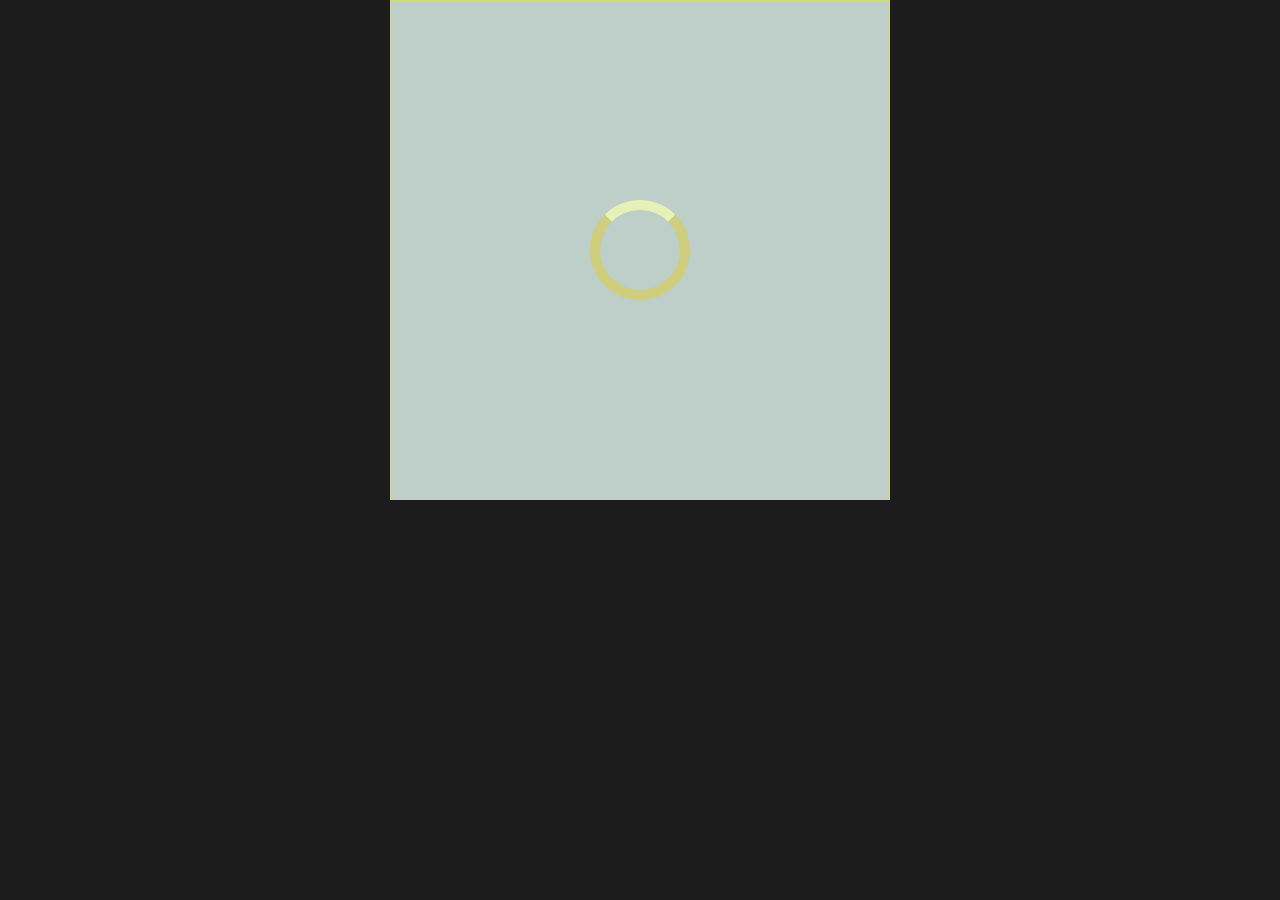
<file: HW12/loaderv2.html>
<!DOCTYPE html>
<html lang="en">
  <head>
    <meta charset="UTF-8" />
    <meta name="viewport" content="width=device-width, initial-scale=1.0" />
    <link rel="stylesheet" href="./css/reset.css" />
    <link rel="stylesheet" href="./css/styleloader.css" />
    <title>HW12 Loader</title>
  </head>
  <body>
    <main class="container">
      <section class="loader">
        <div class="loader_item"></div>
      </section>
    </main>
  </body>
</html>
</file>
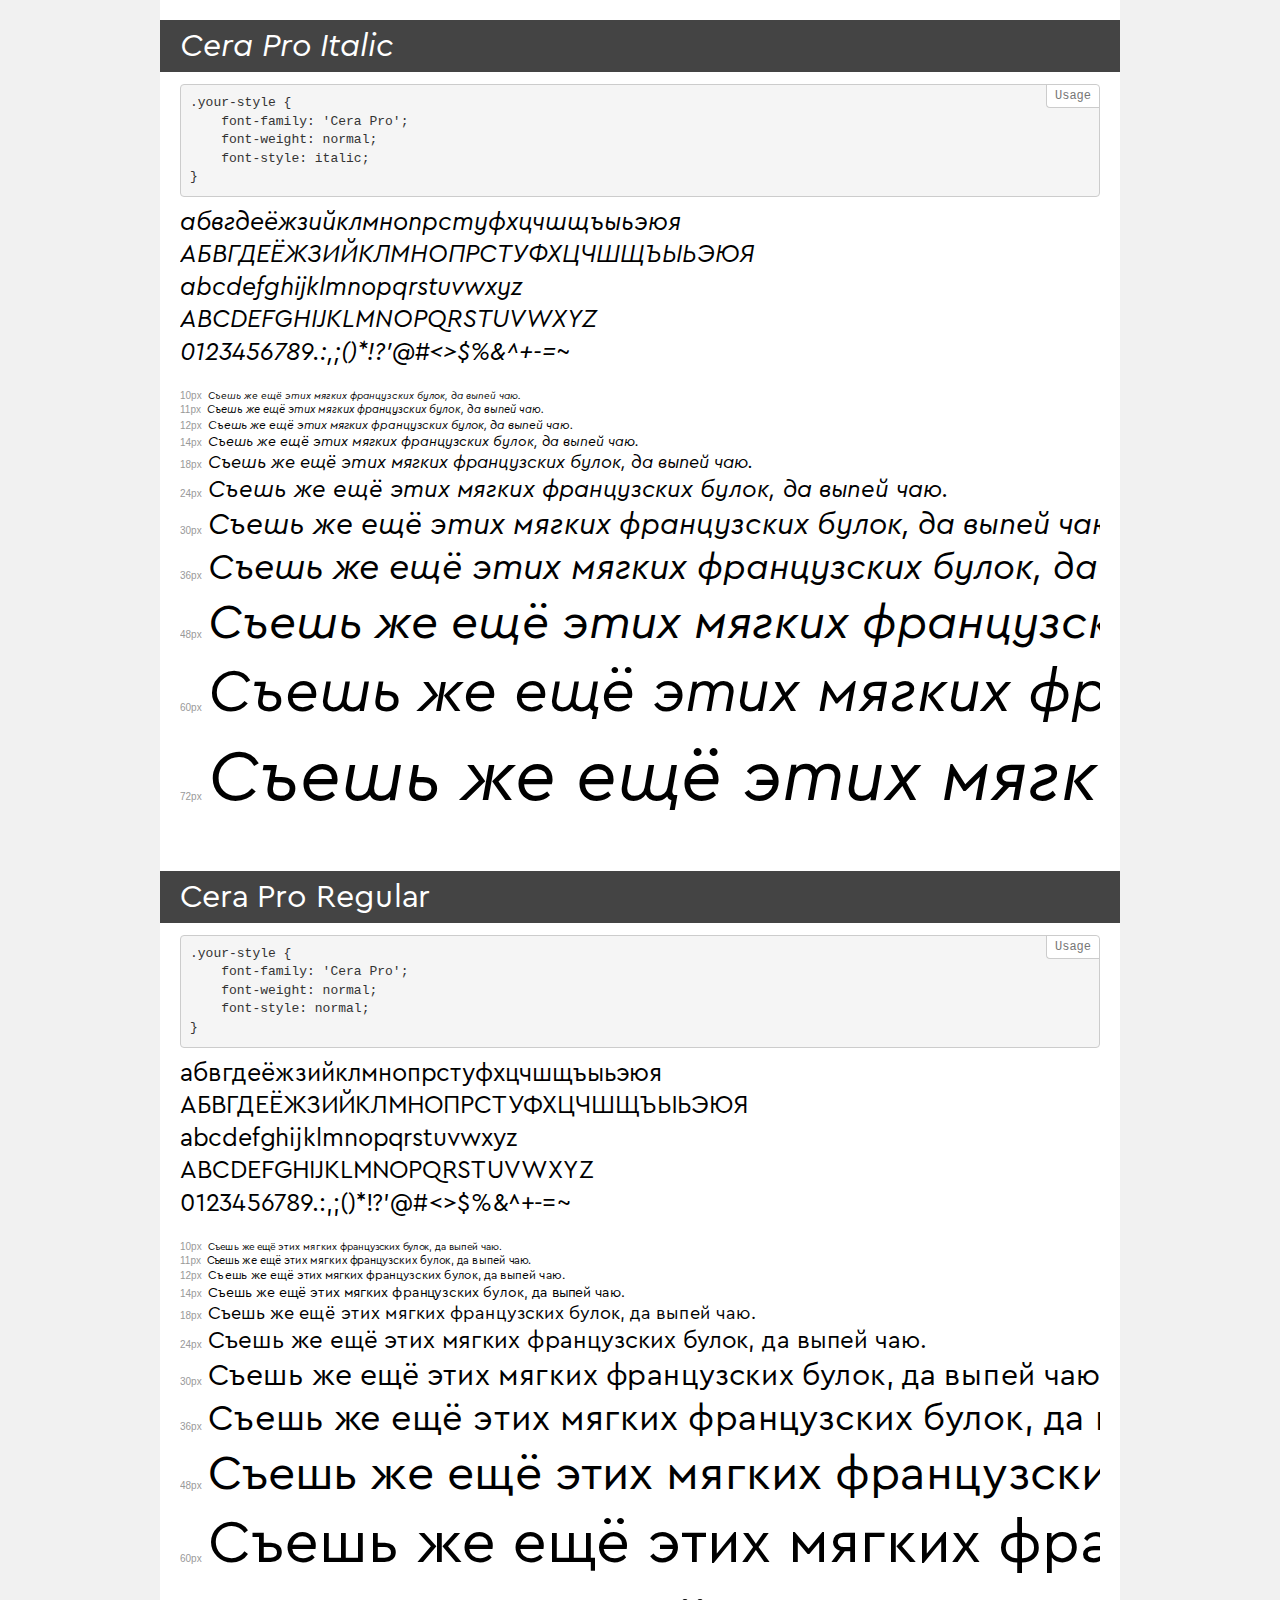
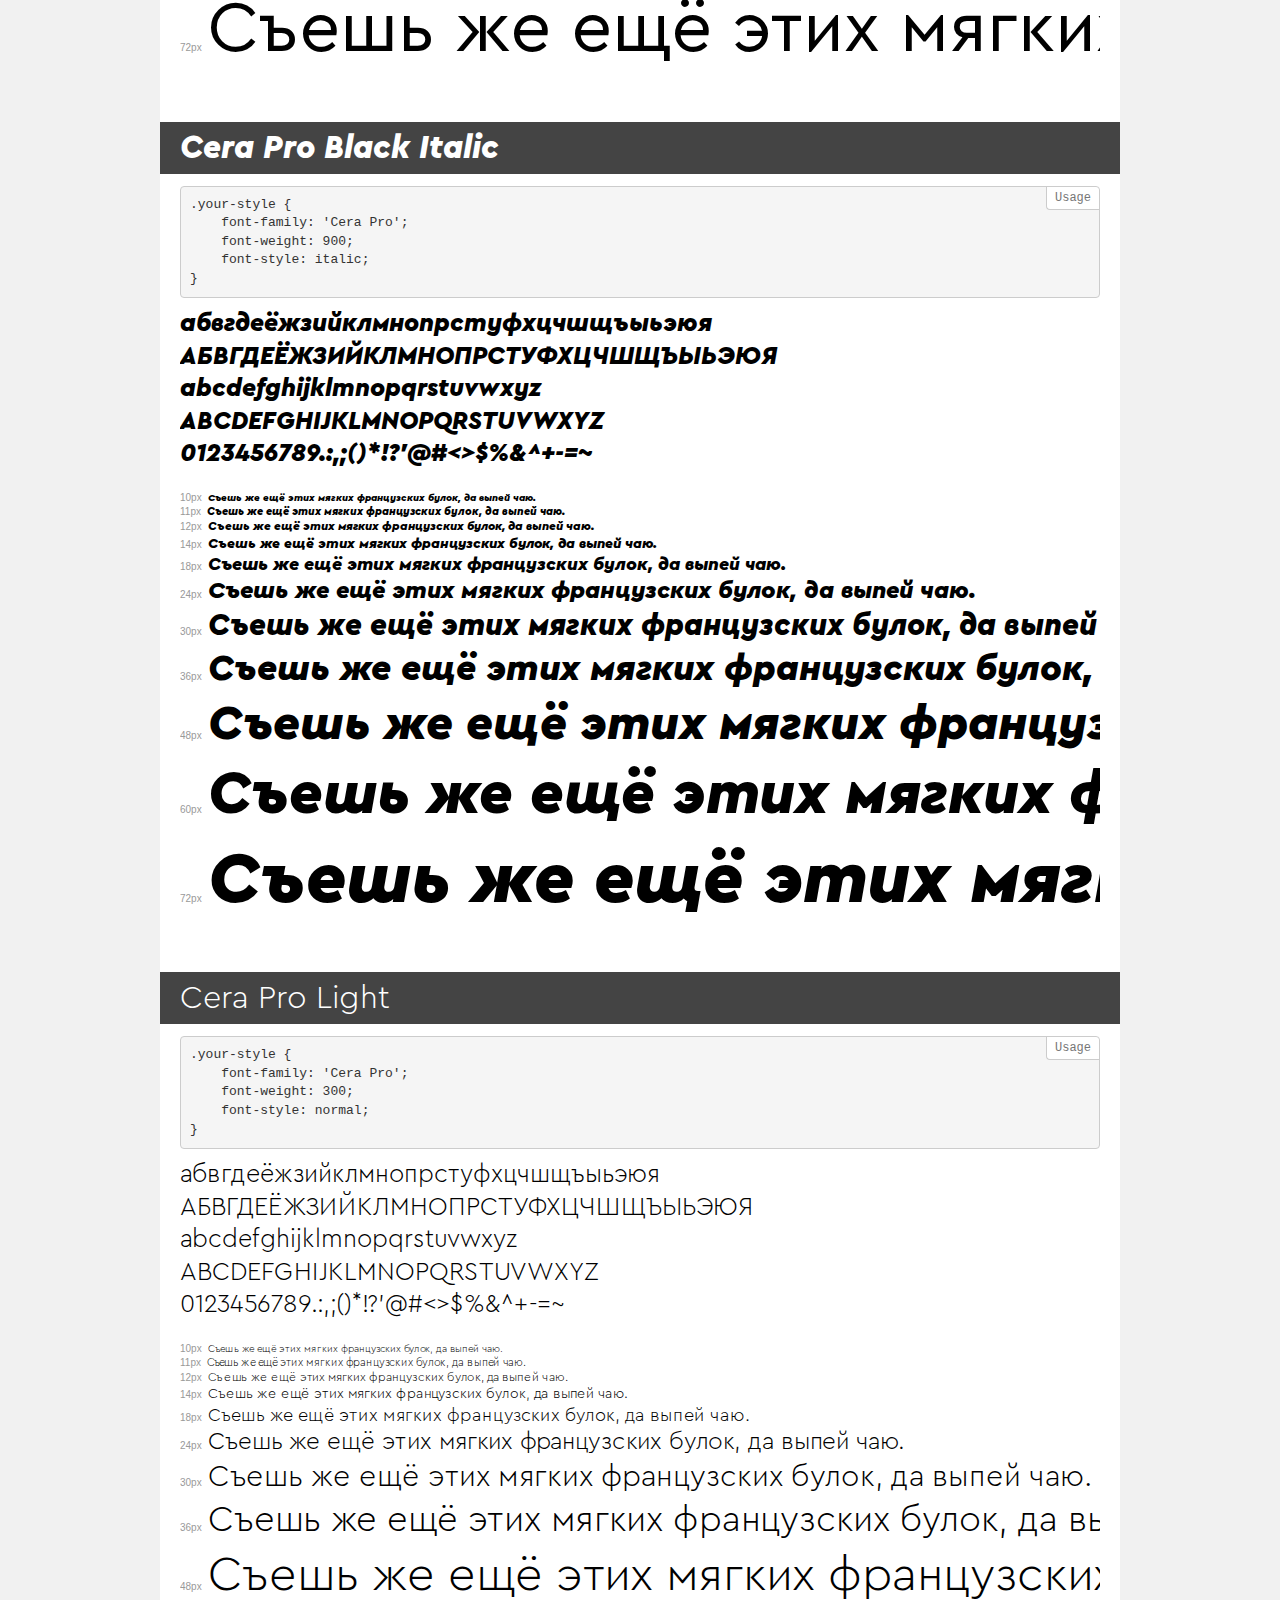
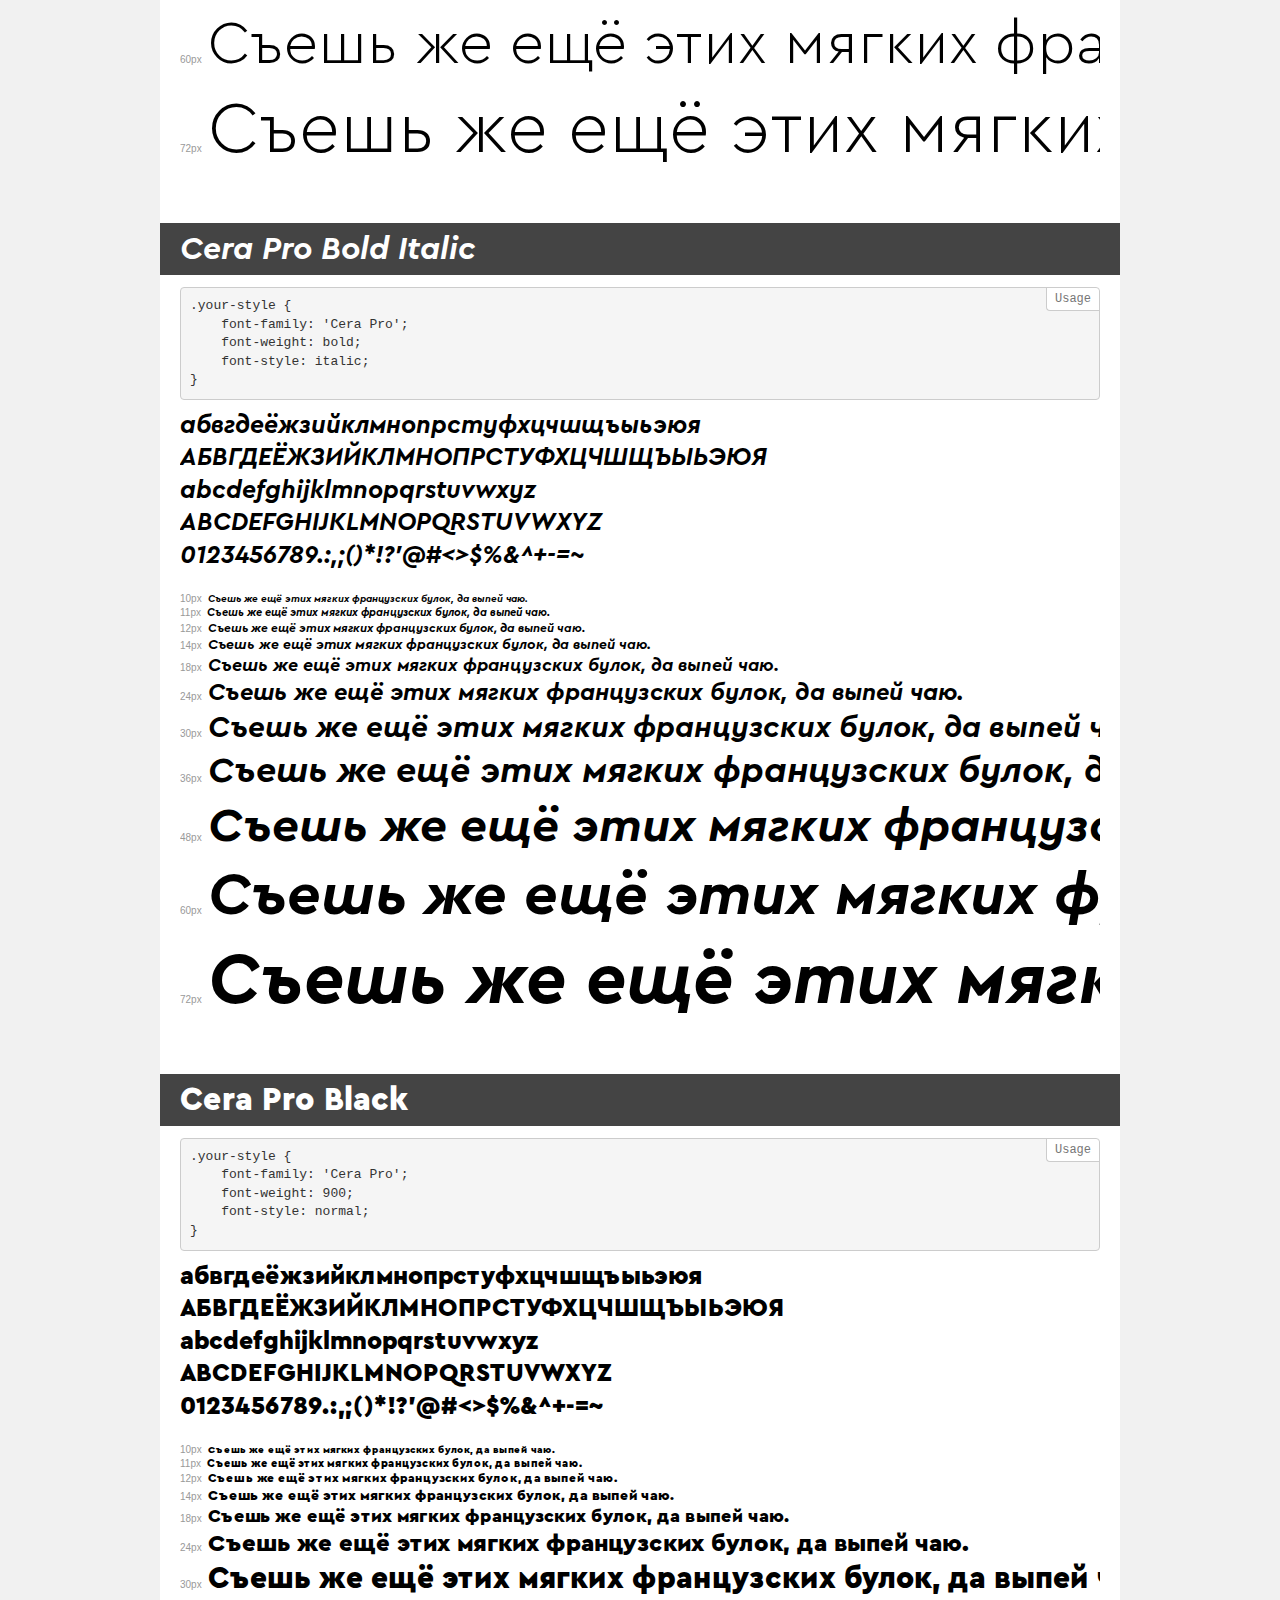
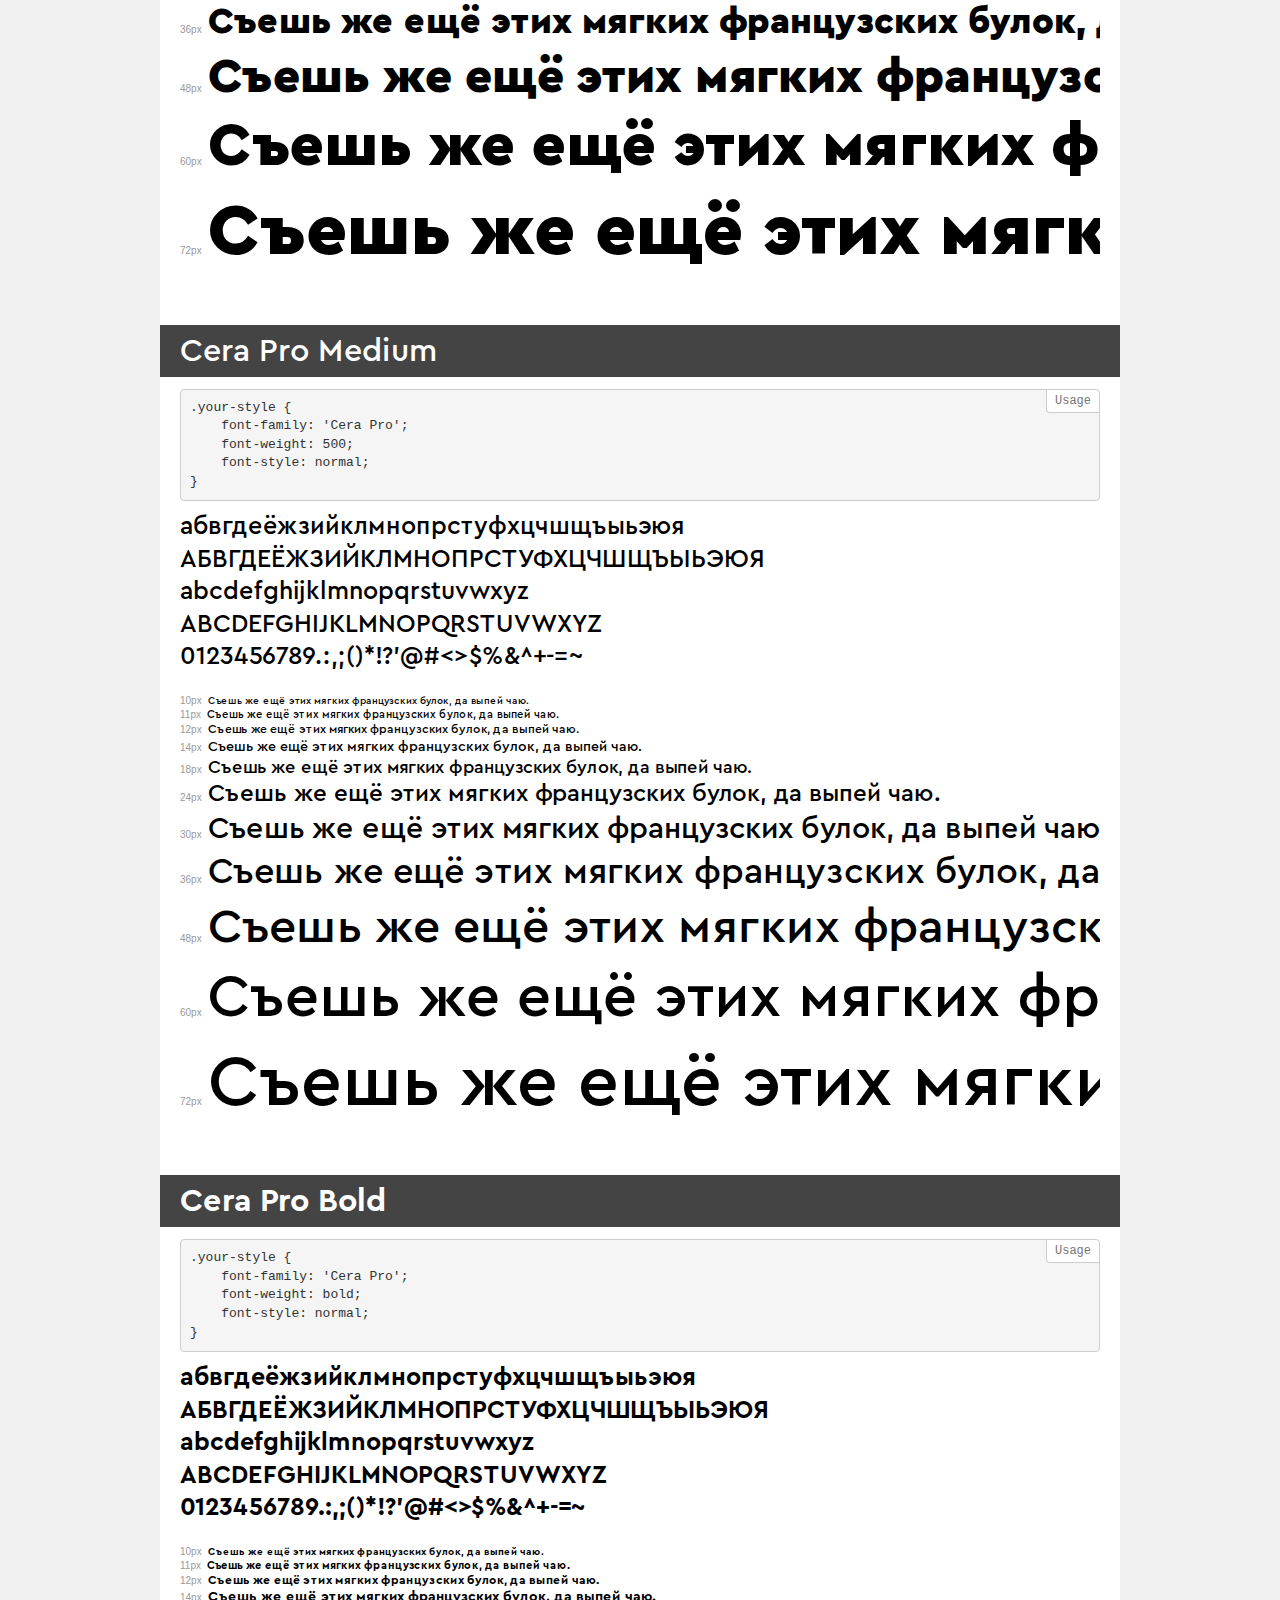
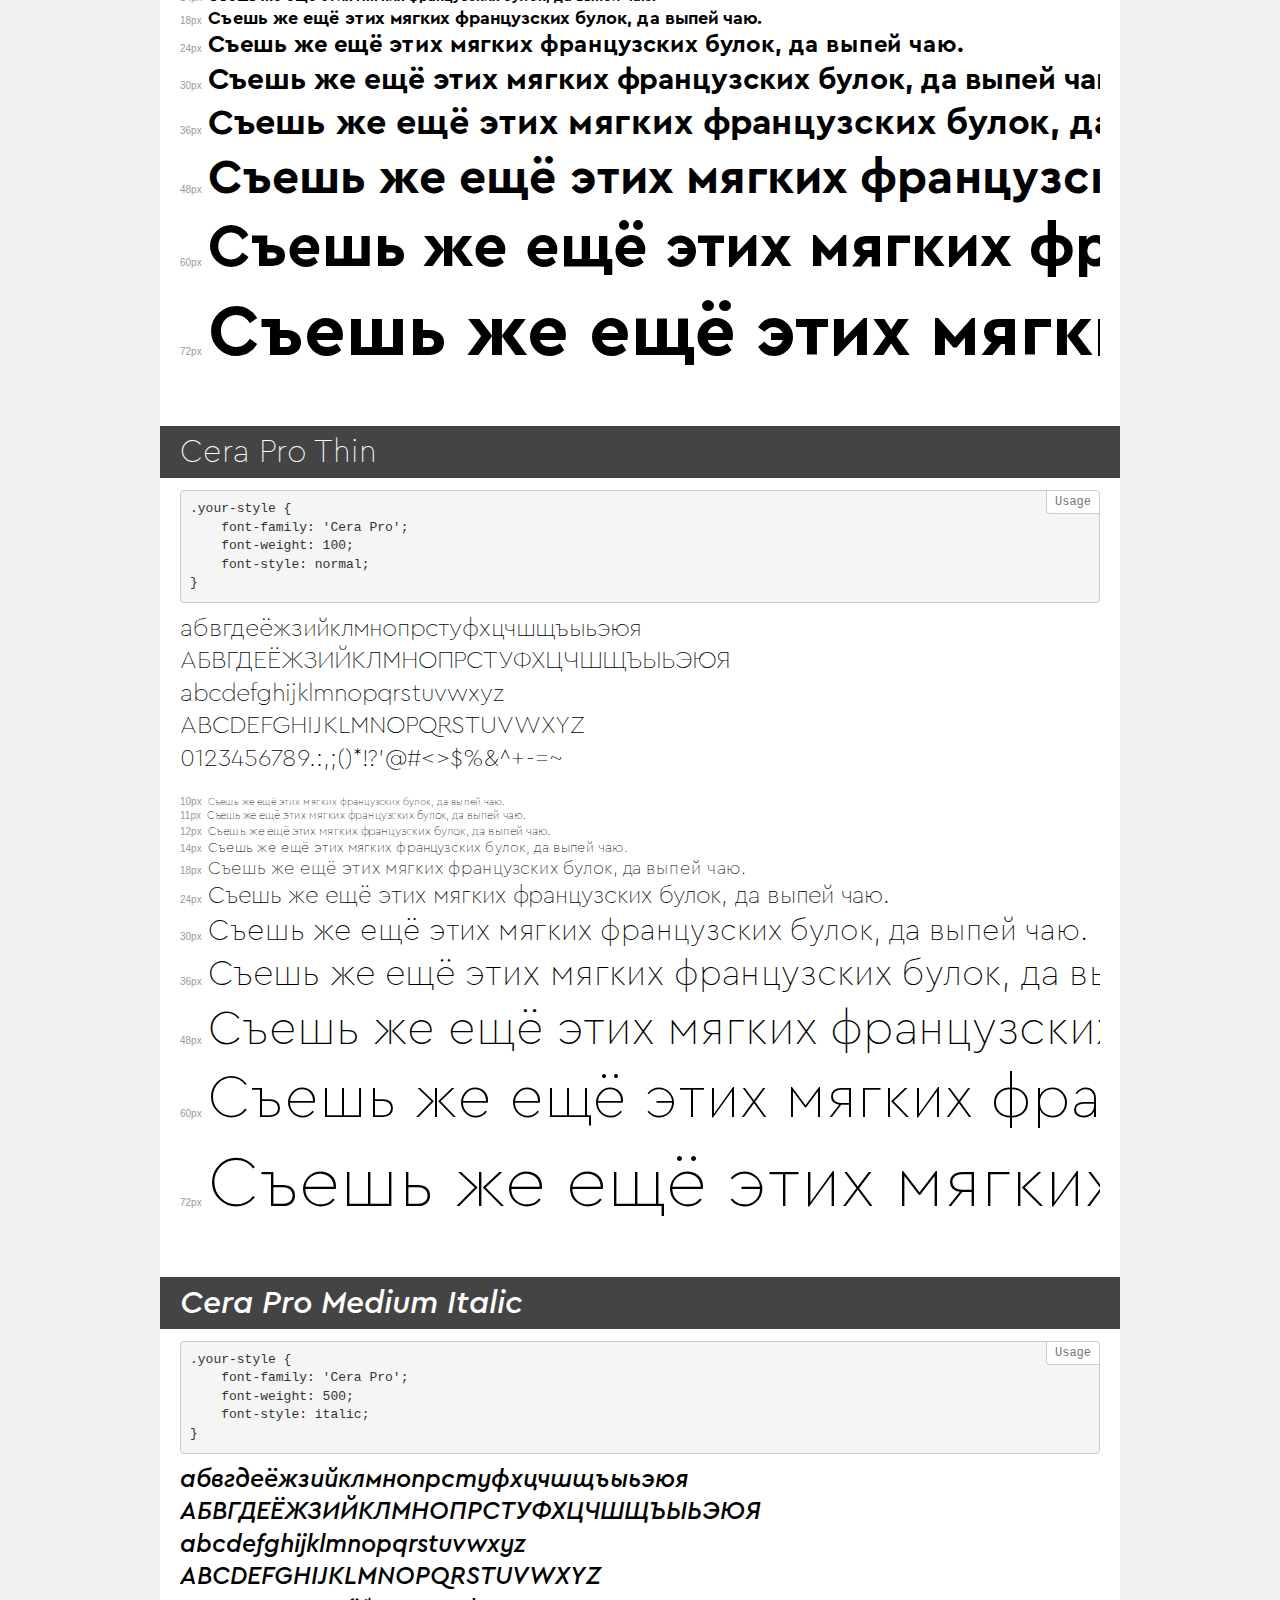
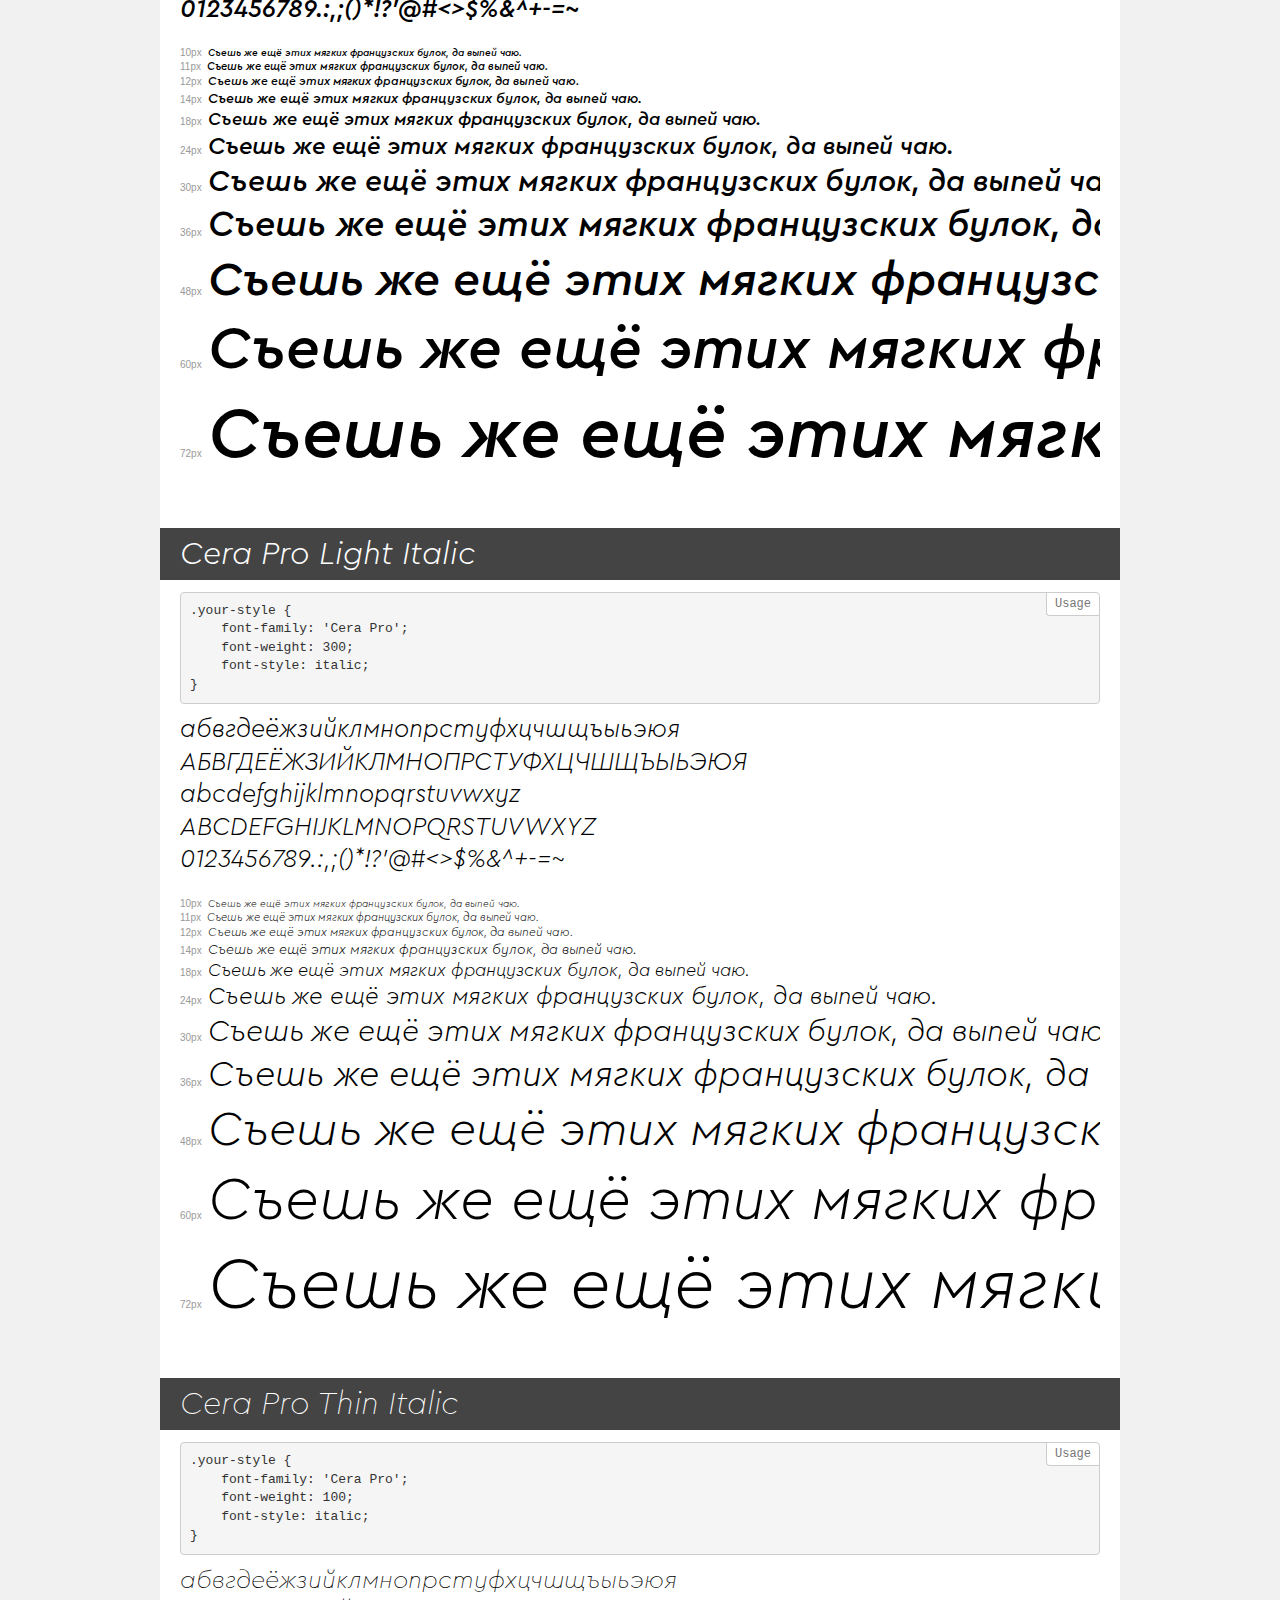
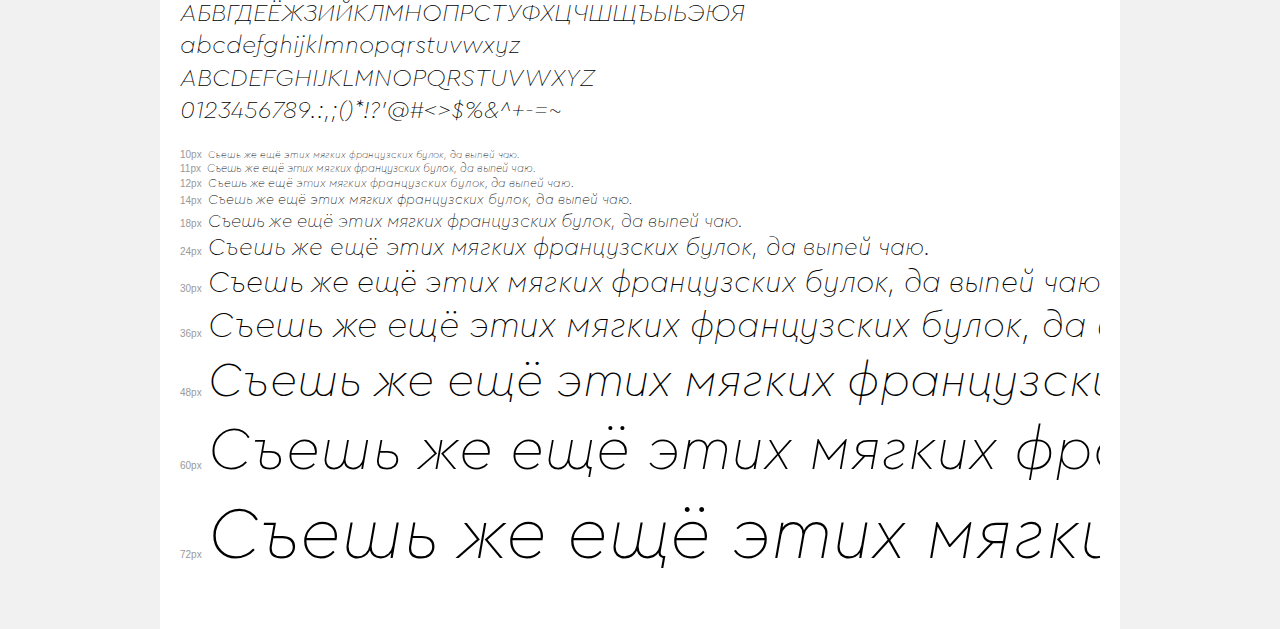
<file: HW10/fonts/CeraPro/demo.html>
<!DOCTYPE html>
<html>
<head>
    <meta charset="utf-8">
    <meta http-equiv="X-UA-Compatible" content="IE=edge">
    <meta name="viewport" content="width=device-width, initial-scale=1">
    <meta name="robots" content="noindex, noarchive">
    <meta name="format-detection" content="telephone=no">
    <title>Transfonter demo</title>
    <link href="stylesheet.css" rel="stylesheet">
    <style>
        /*
        http://meyerweb.com/eric/tools/css/reset/
        v2.0 | 20110126
        License: none (public domain)
        */
        html, body, div, span, applet, object, iframe,
        h1, h2, h3, h4, h5, h6, p, blockquote, pre,
        a, abbr, acronym, address, big, cite, code,
        del, dfn, em, img, ins, kbd, q, s, samp,
        small, strike, strong, sub, sup, tt, var,
        b, u, i, center,
        dl, dt, dd, ol, ul, li,
        fieldset, form, label, legend,
        table, caption, tbody, tfoot, thead, tr, th, td,
        article, aside, canvas, details, embed,
        figure, figcaption, footer, header, hgroup,
        menu, nav, output, ruby, section, summary,
        time, mark, audio, video {
            margin: 0;
            padding: 0;
            border: 0;
            font-size: 100%;
            font: inherit;
            vertical-align: baseline;
        }
        /* HTML5 display-role reset for older browsers */
        article, aside, details, figcaption, figure,
        footer, header, hgroup, menu, nav, section {
            display: block;
        }
        body {
            line-height: 1;
        }
        ol, ul {
            list-style: none;
        }
        blockquote, q {
            quotes: none;
        }
        blockquote:before, blockquote:after,
        q:before, q:after {
            content: '';
            content: none;
        }
        table {
            border-collapse: collapse;
            border-spacing: 0;
        }
        /* common styles */
        body {
            background: #f1f1f1;
            color: #000;
        }
        .page {
            background: #fff;
            width: 920px;
            margin: 0 auto;
            padding: 20px 20px 0 20px;
            overflow: hidden;
        }
        .font-container {
            overflow-x: auto;
            overflow-y: hidden;
            margin-bottom: 40px;
            line-height: 1.3;
            white-space: nowrap;
            padding-bottom: 5px;
        }
        h1 {
            position: relative;
            background: #444;
            font-size: 32px;
            color: #fff;
            padding: 10px 20px;
            margin: 0 -20px 12px -20px;
        }
        .letters {
            font-size: 25px;
            margin-bottom: 20px;
        }
        .s10:before {
            content: '10px';
        }
        .s11:before {
            content: '11px';
        }
        .s12:before {
            content: '12px';
        }
        .s14:before {
            content: '14px';
        }
        .s18:before {
            content: '18px';
        }
        .s24:before {
            content: '24px';
        }
        .s30:before {
            content: '30px';
        }
        .s36:before {
            content: '36px';
        }
        .s48:before {
            content: '48px';
        }
        .s60:before {
            content: '60px';
        }
        .s72:before {
            content: '72px';
        }
        .s10:before, .s11:before, .s12:before, .s14:before,
        .s18:before, .s24:before, .s30:before, .s36:before,
        .s48:before, .s60:before, .s72:before {
            font-family: Arial, sans-serif;
            font-size: 10px;
            font-weight: normal;
            font-style: normal;
            color: #999;
            padding-right: 6px;
        }
        pre {
            display: block;
            position: relative;
            padding: 9px;
            margin: 0 0 10px;
            font-family: Monaco, Menlo, Consolas, "Courier New", monospace !important;
            font-size: 13px;
            line-height: 1.428571429;
            color: #333;
            font-weight: normal !important;
            font-style: normal !important;
            background-color: #f5f5f5;
            border: 1px solid #ccc;
            overflow-x: auto;
            border-radius: 4px;
        }
        pre:after {
            display: block;
            position: absolute;
            right: 0;
            top: 0;
            content: 'Usage';
            line-height: 1;
            padding: 5px 8px;
            font-size: 12px;
            color: #767676;
            background-color: #fff;
            border: 1px solid #ccc;
            border-right: none;
            border-top: none;
            border-radius: 0 4px 0 4px;
            z-index: 10;
        }
        /* responsive */
        @media (max-width: 959px) {
            .page {
                width: auto;
                margin: 0;
            }
        }
    </style>
</head>
<body>
<div class="page">
    <div class="demo" style="font-family: 'Cera Pro'; font-weight: normal; font-style: italic;">
        <h1>Cera Pro Italic</h1>
        <pre>.your-style {
    font-family: 'Cera Pro';
    font-weight: normal;
    font-style: italic;
}</pre>
        <div class="font-container">
            <p class="letters">
                абвгдеёжзийклмнопрстуфхцчшщъыьэюя<br>
АБВГДЕЁЖЗИЙКЛМНОПРСТУФХЦЧШЩЪЫЬЭЮЯ<br>
abcdefghijklmnopqrstuvwxyz<br>
ABCDEFGHIJKLMNOPQRSTUVWXYZ<br>
                0123456789.:,;()*!?'@#<>$%&^+-=~
            </p>
            <p class="s10" style="font-size: 10px;">Съешь же ещё этих мягких французских булок, да выпей чаю.</p>
            <p class="s11" style="font-size: 11px;">Съешь же ещё этих мягких французских булок, да выпей чаю.</p>
            <p class="s12" style="font-size: 12px;">Съешь же ещё этих мягких французских булок, да выпей чаю.</p>
            <p class="s14" style="font-size: 14px;">Съешь же ещё этих мягких французских булок, да выпей чаю.</p>
            <p class="s18" style="font-size: 18px;">Съешь же ещё этих мягких французских булок, да выпей чаю.</p>
            <p class="s24" style="font-size: 24px;">Съешь же ещё этих мягких французских булок, да выпей чаю.</p>
            <p class="s30" style="font-size: 30px;">Съешь же ещё этих мягких французских булок, да выпей чаю.</p>
            <p class="s36" style="font-size: 36px;">Съешь же ещё этих мягких французских булок, да выпей чаю.</p>
            <p class="s48" style="font-size: 48px;">Съешь же ещё этих мягких французских булок, да выпей чаю.</p>
            <p class="s60" style="font-size: 60px;">Съешь же ещё этих мягких французских булок, да выпей чаю.</p>
            <p class="s72" style="font-size: 72px;">Съешь же ещё этих мягких французских булок, да выпей чаю.</p>
        </div>
    </div>
    <div class="demo" style="font-family: 'Cera Pro'; font-weight: normal; font-style: normal;">
        <h1>Cera Pro Regular</h1>
        <pre>.your-style {
    font-family: 'Cera Pro';
    font-weight: normal;
    font-style: normal;
}</pre>
        <div class="font-container">
            <p class="letters">
                абвгдеёжзийклмнопрстуфхцчшщъыьэюя<br>
АБВГДЕЁЖЗИЙКЛМНОПРСТУФХЦЧШЩЪЫЬЭЮЯ<br>
abcdefghijklmnopqrstuvwxyz<br>
ABCDEFGHIJKLMNOPQRSTUVWXYZ<br>
                0123456789.:,;()*!?'@#<>$%&^+-=~
            </p>
            <p class="s10" style="font-size: 10px;">Съешь же ещё этих мягких французских булок, да выпей чаю.</p>
            <p class="s11" style="font-size: 11px;">Съешь же ещё этих мягких французских булок, да выпей чаю.</p>
            <p class="s12" style="font-size: 12px;">Съешь же ещё этих мягких французских булок, да выпей чаю.</p>
            <p class="s14" style="font-size: 14px;">Съешь же ещё этих мягких французских булок, да выпей чаю.</p>
            <p class="s18" style="font-size: 18px;">Съешь же ещё этих мягких французских булок, да выпей чаю.</p>
            <p class="s24" style="font-size: 24px;">Съешь же ещё этих мягких французских булок, да выпей чаю.</p>
            <p class="s30" style="font-size: 30px;">Съешь же ещё этих мягких французских булок, да выпей чаю.</p>
            <p class="s36" style="font-size: 36px;">Съешь же ещё этих мягких французских булок, да выпей чаю.</p>
            <p class="s48" style="font-size: 48px;">Съешь же ещё этих мягких французских булок, да выпей чаю.</p>
            <p class="s60" style="font-size: 60px;">Съешь же ещё этих мягких французских булок, да выпей чаю.</p>
            <p class="s72" style="font-size: 72px;">Съешь же ещё этих мягких французских булок, да выпей чаю.</p>
        </div>
    </div>
    <div class="demo" style="font-family: 'Cera Pro'; font-weight: 900; font-style: italic;">
        <h1>Cera Pro Black Italic</h1>
        <pre>.your-style {
    font-family: 'Cera Pro';
    font-weight: 900;
    font-style: italic;
}</pre>
        <div class="font-container">
            <p class="letters">
                абвгдеёжзийклмнопрстуфхцчшщъыьэюя<br>
АБВГДЕЁЖЗИЙКЛМНОПРСТУФХЦЧШЩЪЫЬЭЮЯ<br>
abcdefghijklmnopqrstuvwxyz<br>
ABCDEFGHIJKLMNOPQRSTUVWXYZ<br>
                0123456789.:,;()*!?'@#<>$%&^+-=~
            </p>
            <p class="s10" style="font-size: 10px;">Съешь же ещё этих мягких французских булок, да выпей чаю.</p>
            <p class="s11" style="font-size: 11px;">Съешь же ещё этих мягких французских булок, да выпей чаю.</p>
            <p class="s12" style="font-size: 12px;">Съешь же ещё этих мягких французских булок, да выпей чаю.</p>
            <p class="s14" style="font-size: 14px;">Съешь же ещё этих мягких французских булок, да выпей чаю.</p>
            <p class="s18" style="font-size: 18px;">Съешь же ещё этих мягких французских булок, да выпей чаю.</p>
            <p class="s24" style="font-size: 24px;">Съешь же ещё этих мягких французских булок, да выпей чаю.</p>
            <p class="s30" style="font-size: 30px;">Съешь же ещё этих мягких французских булок, да выпей чаю.</p>
            <p class="s36" style="font-size: 36px;">Съешь же ещё этих мягких французских булок, да выпей чаю.</p>
            <p class="s48" style="font-size: 48px;">Съешь же ещё этих мягких французских булок, да выпей чаю.</p>
            <p class="s60" style="font-size: 60px;">Съешь же ещё этих мягких французских булок, да выпей чаю.</p>
            <p class="s72" style="font-size: 72px;">Съешь же ещё этих мягких французских булок, да выпей чаю.</p>
        </div>
    </div>
    <div class="demo" style="font-family: 'Cera Pro'; font-weight: 300; font-style: normal;">
        <h1>Cera Pro Light</h1>
        <pre>.your-style {
    font-family: 'Cera Pro';
    font-weight: 300;
    font-style: normal;
}</pre>
        <div class="font-container">
            <p class="letters">
                абвгдеёжзийклмнопрстуфхцчшщъыьэюя<br>
АБВГДЕЁЖЗИЙКЛМНОПРСТУФХЦЧШЩЪЫЬЭЮЯ<br>
abcdefghijklmnopqrstuvwxyz<br>
ABCDEFGHIJKLMNOPQRSTUVWXYZ<br>
                0123456789.:,;()*!?'@#<>$%&^+-=~
            </p>
            <p class="s10" style="font-size: 10px;">Съешь же ещё этих мягких французских булок, да выпей чаю.</p>
            <p class="s11" style="font-size: 11px;">Съешь же ещё этих мягких французских булок, да выпей чаю.</p>
            <p class="s12" style="font-size: 12px;">Съешь же ещё этих мягких французских булок, да выпей чаю.</p>
            <p class="s14" style="font-size: 14px;">Съешь же ещё этих мягких французских булок, да выпей чаю.</p>
            <p class="s18" style="font-size: 18px;">Съешь же ещё этих мягких французских булок, да выпей чаю.</p>
            <p class="s24" style="font-size: 24px;">Съешь же ещё этих мягких французских булок, да выпей чаю.</p>
            <p class="s30" style="font-size: 30px;">Съешь же ещё этих мягких французских булок, да выпей чаю.</p>
            <p class="s36" style="font-size: 36px;">Съешь же ещё этих мягких французских булок, да выпей чаю.</p>
            <p class="s48" style="font-size: 48px;">Съешь же ещё этих мягких французских булок, да выпей чаю.</p>
            <p class="s60" style="font-size: 60px;">Съешь же ещё этих мягких французских булок, да выпей чаю.</p>
            <p class="s72" style="font-size: 72px;">Съешь же ещё этих мягких французских булок, да выпей чаю.</p>
        </div>
    </div>
    <div class="demo" style="font-family: 'Cera Pro'; font-weight: bold; font-style: italic;">
        <h1>Cera Pro Bold Italic</h1>
        <pre>.your-style {
    font-family: 'Cera Pro';
    font-weight: bold;
    font-style: italic;
}</pre>
        <div class="font-container">
            <p class="letters">
                абвгдеёжзийклмнопрстуфхцчшщъыьэюя<br>
АБВГДЕЁЖЗИЙКЛМНОПРСТУФХЦЧШЩЪЫЬЭЮЯ<br>
abcdefghijklmnopqrstuvwxyz<br>
ABCDEFGHIJKLMNOPQRSTUVWXYZ<br>
                0123456789.:,;()*!?'@#<>$%&^+-=~
            </p>
            <p class="s10" style="font-size: 10px;">Съешь же ещё этих мягких французских булок, да выпей чаю.</p>
            <p class="s11" style="font-size: 11px;">Съешь же ещё этих мягких французских булок, да выпей чаю.</p>
            <p class="s12" style="font-size: 12px;">Съешь же ещё этих мягких французских булок, да выпей чаю.</p>
            <p class="s14" style="font-size: 14px;">Съешь же ещё этих мягких французских булок, да выпей чаю.</p>
            <p class="s18" style="font-size: 18px;">Съешь же ещё этих мягких французских булок, да выпей чаю.</p>
            <p class="s24" style="font-size: 24px;">Съешь же ещё этих мягких французских булок, да выпей чаю.</p>
            <p class="s30" style="font-size: 30px;">Съешь же ещё этих мягких французских булок, да выпей чаю.</p>
            <p class="s36" style="font-size: 36px;">Съешь же ещё этих мягких французских булок, да выпей чаю.</p>
            <p class="s48" style="font-size: 48px;">Съешь же ещё этих мягких французских булок, да выпей чаю.</p>
            <p class="s60" style="font-size: 60px;">Съешь же ещё этих мягких французских булок, да выпей чаю.</p>
            <p class="s72" style="font-size: 72px;">Съешь же ещё этих мягких французских булок, да выпей чаю.</p>
        </div>
    </div>
    <div class="demo" style="font-family: 'Cera Pro'; font-weight: 900; font-style: normal;">
        <h1>Cera Pro Black</h1>
        <pre>.your-style {
    font-family: 'Cera Pro';
    font-weight: 900;
    font-style: normal;
}</pre>
        <div class="font-container">
            <p class="letters">
                абвгдеёжзийклмнопрстуфхцчшщъыьэюя<br>
АБВГДЕЁЖЗИЙКЛМНОПРСТУФХЦЧШЩЪЫЬЭЮЯ<br>
abcdefghijklmnopqrstuvwxyz<br>
ABCDEFGHIJKLMNOPQRSTUVWXYZ<br>
                0123456789.:,;()*!?'@#<>$%&^+-=~
            </p>
            <p class="s10" style="font-size: 10px;">Съешь же ещё этих мягких французских булок, да выпей чаю.</p>
            <p class="s11" style="font-size: 11px;">Съешь же ещё этих мягких французских булок, да выпей чаю.</p>
            <p class="s12" style="font-size: 12px;">Съешь же ещё этих мягких французских булок, да выпей чаю.</p>
            <p class="s14" style="font-size: 14px;">Съешь же ещё этих мягких французских булок, да выпей чаю.</p>
            <p class="s18" style="font-size: 18px;">Съешь же ещё этих мягких французских булок, да выпей чаю.</p>
            <p class="s24" style="font-size: 24px;">Съешь же ещё этих мягких французских булок, да выпей чаю.</p>
            <p class="s30" style="font-size: 30px;">Съешь же ещё этих мягких французских булок, да выпей чаю.</p>
            <p class="s36" style="font-size: 36px;">Съешь же ещё этих мягких французских булок, да выпей чаю.</p>
            <p class="s48" style="font-size: 48px;">Съешь же ещё этих мягких французских булок, да выпей чаю.</p>
            <p class="s60" style="font-size: 60px;">Съешь же ещё этих мягких французских булок, да выпей чаю.</p>
            <p class="s72" style="font-size: 72px;">Съешь же ещё этих мягких французских булок, да выпей чаю.</p>
        </div>
    </div>
    <div class="demo" style="font-family: 'Cera Pro'; font-weight: 500; font-style: normal;">
        <h1>Cera Pro Medium</h1>
        <pre>.your-style {
    font-family: 'Cera Pro';
    font-weight: 500;
    font-style: normal;
}</pre>
        <div class="font-container">
            <p class="letters">
                абвгдеёжзийклмнопрстуфхцчшщъыьэюя<br>
АБВГДЕЁЖЗИЙКЛМНОПРСТУФХЦЧШЩЪЫЬЭЮЯ<br>
abcdefghijklmnopqrstuvwxyz<br>
ABCDEFGHIJKLMNOPQRSTUVWXYZ<br>
                0123456789.:,;()*!?'@#<>$%&^+-=~
            </p>
            <p class="s10" style="font-size: 10px;">Съешь же ещё этих мягких французских булок, да выпей чаю.</p>
            <p class="s11" style="font-size: 11px;">Съешь же ещё этих мягких французских булок, да выпей чаю.</p>
            <p class="s12" style="font-size: 12px;">Съешь же ещё этих мягких французских булок, да выпей чаю.</p>
            <p class="s14" style="font-size: 14px;">Съешь же ещё этих мягких французских булок, да выпей чаю.</p>
            <p class="s18" style="font-size: 18px;">Съешь же ещё этих мягких французских булок, да выпей чаю.</p>
            <p class="s24" style="font-size: 24px;">Съешь же ещё этих мягких французских булок, да выпей чаю.</p>
            <p class="s30" style="font-size: 30px;">Съешь же ещё этих мягких французских булок, да выпей чаю.</p>
            <p class="s36" style="font-size: 36px;">Съешь же ещё этих мягких французских булок, да выпей чаю.</p>
            <p class="s48" style="font-size: 48px;">Съешь же ещё этих мягких французских булок, да выпей чаю.</p>
            <p class="s60" style="font-size: 60px;">Съешь же ещё этих мягких французских булок, да выпей чаю.</p>
            <p class="s72" style="font-size: 72px;">Съешь же ещё этих мягких французских булок, да выпей чаю.</p>
        </div>
    </div>
    <div class="demo" style="font-family: 'Cera Pro'; font-weight: bold; font-style: normal;">
        <h1>Cera Pro Bold</h1>
        <pre>.your-style {
    font-family: 'Cera Pro';
    font-weight: bold;
    font-style: normal;
}</pre>
        <div class="font-container">
            <p class="letters">
                абвгдеёжзийклмнопрстуфхцчшщъыьэюя<br>
АБВГДЕЁЖЗИЙКЛМНОПРСТУФХЦЧШЩЪЫЬЭЮЯ<br>
abcdefghijklmnopqrstuvwxyz<br>
ABCDEFGHIJKLMNOPQRSTUVWXYZ<br>
                0123456789.:,;()*!?'@#<>$%&^+-=~
            </p>
            <p class="s10" style="font-size: 10px;">Съешь же ещё этих мягких французских булок, да выпей чаю.</p>
            <p class="s11" style="font-size: 11px;">Съешь же ещё этих мягких французских булок, да выпей чаю.</p>
            <p class="s12" style="font-size: 12px;">Съешь же ещё этих мягких французских булок, да выпей чаю.</p>
            <p class="s14" style="font-size: 14px;">Съешь же ещё этих мягких французских булок, да выпей чаю.</p>
            <p class="s18" style="font-size: 18px;">Съешь же ещё этих мягких французских булок, да выпей чаю.</p>
            <p class="s24" style="font-size: 24px;">Съешь же ещё этих мягких французских булок, да выпей чаю.</p>
            <p class="s30" style="font-size: 30px;">Съешь же ещё этих мягких французских булок, да выпей чаю.</p>
            <p class="s36" style="font-size: 36px;">Съешь же ещё этих мягких французских булок, да выпей чаю.</p>
            <p class="s48" style="font-size: 48px;">Съешь же ещё этих мягких французских булок, да выпей чаю.</p>
            <p class="s60" style="font-size: 60px;">Съешь же ещё этих мягких французских булок, да выпей чаю.</p>
            <p class="s72" style="font-size: 72px;">Съешь же ещё этих мягких французских булок, да выпей чаю.</p>
        </div>
    </div>
    <div class="demo" style="font-family: 'Cera Pro'; font-weight: 100; font-style: normal;">
        <h1>Cera Pro Thin</h1>
        <pre>.your-style {
    font-family: 'Cera Pro';
    font-weight: 100;
    font-style: normal;
}</pre>
        <div class="font-container">
            <p class="letters">
                абвгдеёжзийклмнопрстуфхцчшщъыьэюя<br>
АБВГДЕЁЖЗИЙКЛМНОПРСТУФХЦЧШЩЪЫЬЭЮЯ<br>
abcdefghijklmnopqrstuvwxyz<br>
ABCDEFGHIJKLMNOPQRSTUVWXYZ<br>
                0123456789.:,;()*!?'@#<>$%&^+-=~
            </p>
            <p class="s10" style="font-size: 10px;">Съешь же ещё этих мягких французских булок, да выпей чаю.</p>
            <p class="s11" style="font-size: 11px;">Съешь же ещё этих мягких французских булок, да выпей чаю.</p>
            <p class="s12" style="font-size: 12px;">Съешь же ещё этих мягких французских булок, да выпей чаю.</p>
            <p class="s14" style="font-size: 14px;">Съешь же ещё этих мягких французских булок, да выпей чаю.</p>
            <p class="s18" style="font-size: 18px;">Съешь же ещё этих мягких французских булок, да выпей чаю.</p>
            <p class="s24" style="font-size: 24px;">Съешь же ещё этих мягких французских булок, да выпей чаю.</p>
            <p class="s30" style="font-size: 30px;">Съешь же ещё этих мягких французских булок, да выпей чаю.</p>
            <p class="s36" style="font-size: 36px;">Съешь же ещё этих мягких французских булок, да выпей чаю.</p>
            <p class="s48" style="font-size: 48px;">Съешь же ещё этих мягких французских булок, да выпей чаю.</p>
            <p class="s60" style="font-size: 60px;">Съешь же ещё этих мягких французских булок, да выпей чаю.</p>
            <p class="s72" style="font-size: 72px;">Съешь же ещё этих мягких французских булок, да выпей чаю.</p>
        </div>
    </div>
    <div class="demo" style="font-family: 'Cera Pro'; font-weight: 500; font-style: italic;">
        <h1>Cera Pro Medium Italic</h1>
        <pre>.your-style {
    font-family: 'Cera Pro';
    font-weight: 500;
    font-style: italic;
}</pre>
        <div class="font-container">
            <p class="letters">
                абвгдеёжзийклмнопрстуфхцчшщъыьэюя<br>
АБВГДЕЁЖЗИЙКЛМНОПРСТУФХЦЧШЩЪЫЬЭЮЯ<br>
abcdefghijklmnopqrstuvwxyz<br>
ABCDEFGHIJKLMNOPQRSTUVWXYZ<br>
                0123456789.:,;()*!?'@#<>$%&^+-=~
            </p>
            <p class="s10" style="font-size: 10px;">Съешь же ещё этих мягких французских булок, да выпей чаю.</p>
            <p class="s11" style="font-size: 11px;">Съешь же ещё этих мягких французских булок, да выпей чаю.</p>
            <p class="s12" style="font-size: 12px;">Съешь же ещё этих мягких французских булок, да выпей чаю.</p>
            <p class="s14" style="font-size: 14px;">Съешь же ещё этих мягких французских булок, да выпей чаю.</p>
            <p class="s18" style="font-size: 18px;">Съешь же ещё этих мягких французских булок, да выпей чаю.</p>
            <p class="s24" style="font-size: 24px;">Съешь же ещё этих мягких французских булок, да выпей чаю.</p>
            <p class="s30" style="font-size: 30px;">Съешь же ещё этих мягких французских булок, да выпей чаю.</p>
            <p class="s36" style="font-size: 36px;">Съешь же ещё этих мягких французских булок, да выпей чаю.</p>
            <p class="s48" style="font-size: 48px;">Съешь же ещё этих мягких французских булок, да выпей чаю.</p>
            <p class="s60" style="font-size: 60px;">Съешь же ещё этих мягких французских булок, да выпей чаю.</p>
            <p class="s72" style="font-size: 72px;">Съешь же ещё этих мягких французских булок, да выпей чаю.</p>
        </div>
    </div>
    <div class="demo" style="font-family: 'Cera Pro'; font-weight: 300; font-style: italic;">
        <h1>Cera Pro Light Italic</h1>
        <pre>.your-style {
    font-family: 'Cera Pro';
    font-weight: 300;
    font-style: italic;
}</pre>
        <div class="font-container">
            <p class="letters">
                абвгдеёжзийклмнопрстуфхцчшщъыьэюя<br>
АБВГДЕЁЖЗИЙКЛМНОПРСТУФХЦЧШЩЪЫЬЭЮЯ<br>
abcdefghijklmnopqrstuvwxyz<br>
ABCDEFGHIJKLMNOPQRSTUVWXYZ<br>
                0123456789.:,;()*!?'@#<>$%&^+-=~
            </p>
            <p class="s10" style="font-size: 10px;">Съешь же ещё этих мягких французских булок, да выпей чаю.</p>
            <p class="s11" style="font-size: 11px;">Съешь же ещё этих мягких французских булок, да выпей чаю.</p>
            <p class="s12" style="font-size: 12px;">Съешь же ещё этих мягких французских булок, да выпей чаю.</p>
            <p class="s14" style="font-size: 14px;">Съешь же ещё этих мягких французских булок, да выпей чаю.</p>
            <p class="s18" style="font-size: 18px;">Съешь же ещё этих мягких французских булок, да выпей чаю.</p>
            <p class="s24" style="font-size: 24px;">Съешь же ещё этих мягких французских булок, да выпей чаю.</p>
            <p class="s30" style="font-size: 30px;">Съешь же ещё этих мягких французских булок, да выпей чаю.</p>
            <p class="s36" style="font-size: 36px;">Съешь же ещё этих мягких французских булок, да выпей чаю.</p>
            <p class="s48" style="font-size: 48px;">Съешь же ещё этих мягких французских булок, да выпей чаю.</p>
            <p class="s60" style="font-size: 60px;">Съешь же ещё этих мягких французских булок, да выпей чаю.</p>
            <p class="s72" style="font-size: 72px;">Съешь же ещё этих мягких французских булок, да выпей чаю.</p>
        </div>
    </div>
    <div class="demo" style="font-family: 'Cera Pro'; font-weight: 100; font-style: italic;">
        <h1>Cera Pro Thin Italic</h1>
        <pre>.your-style {
    font-family: 'Cera Pro';
    font-weight: 100;
    font-style: italic;
}</pre>
        <div class="font-container">
            <p class="letters">
                абвгдеёжзийклмнопрстуфхцчшщъыьэюя<br>
АБВГДЕЁЖЗИЙКЛМНОПРСТУФХЦЧШЩЪЫЬЭЮЯ<br>
abcdefghijklmnopqrstuvwxyz<br>
ABCDEFGHIJKLMNOPQRSTUVWXYZ<br>
                0123456789.:,;()*!?'@#<>$%&^+-=~
            </p>
            <p class="s10" style="font-size: 10px;">Съешь же ещё этих мягких французских булок, да выпей чаю.</p>
            <p class="s11" style="font-size: 11px;">Съешь же ещё этих мягких французских булок, да выпей чаю.</p>
            <p class="s12" style="font-size: 12px;">Съешь же ещё этих мягких французских булок, да выпей чаю.</p>
            <p class="s14" style="font-size: 14px;">Съешь же ещё этих мягких французских булок, да выпей чаю.</p>
            <p class="s18" style="font-size: 18px;">Съешь же ещё этих мягких французских булок, да выпей чаю.</p>
            <p class="s24" style="font-size: 24px;">Съешь же ещё этих мягких французских булок, да выпей чаю.</p>
            <p class="s30" style="font-size: 30px;">Съешь же ещё этих мягких французских булок, да выпей чаю.</p>
            <p class="s36" style="font-size: 36px;">Съешь же ещё этих мягких французских булок, да выпей чаю.</p>
            <p class="s48" style="font-size: 48px;">Съешь же ещё этих мягких французских булок, да выпей чаю.</p>
            <p class="s60" style="font-size: 60px;">Съешь же ещё этих мягких французских булок, да выпей чаю.</p>
            <p class="s72" style="font-size: 72px;">Съешь же ещё этих мягких французских булок, да выпей чаю.</p>
        </div>
    </div>
</div>
</body>
</html>
</file>
<file: HW10/css/style.css>
body{
    background-color: lightgray;
}

.container{
    max-width: 1440px; 
    height: 597px;
    background-color: #FFFFFF;
    margin: 0 auto;   

}

.wrapper{
    width: 1200px;
    height: 53px;
    display: flex;
    justify-content: space-between;
    align-items: center;
    margin-top: 30px;
    margin-left: 120px;
    margin-right: 120px;
   
    
}



.nav_login_title{
    display: flex;
    justify-content: center;
    align-items: center;
    width: 100px;
    height: 35px;
    background-color: #46A358;
    border-radius: 7px;
    
}

.nav_login_desc{
    font-family: CeraPro;
    font-weight: 500;
    font-size: 16px;
    color: #FFFFFF;


}

.box_title{
    width: 1200px;
    height: 450px;
    display: flex;
    margin-left: 120px;
    
}

.nav_login_logo{
    margin-right: 3px;
}

.blog_planet{
    color: #46A358;
}


.welcome_box_blog{
    display: flex;
    flex-direction: column;
    justify-content: space-around;
}

.welcome_box_desc{
    display: flex;
    flex-direction: column;
    gap: 6px;
}

.welcome_box_desc_1{
    font-family: CeraPro;
    font-weight: 500;
    font-size: 14px;
    color: #3d3d3d;
}


.welcome_box_desc_2{
    font-family: CeraPro;
    font-weight: 900;
    font-size:70px;
    color: #3d3d3d;
}

.welcome_box_desc_3{
    font-family: CeraPro;
    font-weight: 400;
    font-size: 14px;
    color: #727272;
    width: 557px;

}

.welcome_box_but{
    width: 140px;
    height: 40px;
    border-radius: 6px;
    color: #FFFFFF;
    background-color: #46A358;
    margin-top: 44px;
}

.welcome_box_image{
    display: flex;
    position: relative;
    width: 507px;
    height: 450px;
}

.welcome_box_image_mini{
    position: absolute;
    top:298px;
    left: 55px;
}

.nav_list{
    display: flex; 
    justify-content: center; 
    gap: 47px;  
}

.nav_link{
    display: block;
    font-family: EncodeSans;
    font-weight: 400;
    font-size: 16px;
    color: #3d3d3d;
    border-radius: 10px;
    margin-bottom: 20px;

}

.nav_item{
    position: relative;
   
}

.nav_item:hover .inner_nav_list{
    display: flex;
    flex-direction: column;
    gap: 9px;

}

.nav_item:hover .nav_link{
    font-weight: 700;
}

.nav-link:hover,
.inner-nav-link:hover {
  background-color: #1A712A;

}

.inner_nav_list{
    display: none;
    position: absolute;
    top:40px;
    left: -55px;   
    background-color: #EDF6EE;
    
}

.inner_nav_link, .sub_inner_nav_link{
    display: block;
    font-family: EncodeSans;
    font-weight: 400;
    font-size: 16px;
    color: #3d3d3d;
    

}

.inner_nav_item{
    justify-content: center;
    align-items: center;
    width: 188px;
    height: 35px;
    padding-top: 7px;
    padding-bottom: 8px;
    padding-left: 14px;
    position: relative;
    background-color: #EDF6EE;
}

.sub_inner_nav_item{
    justify-content: center;
    align-items: center;
    width: 178px;
    height: 35px;
    padding-top: 7px;
    padding-bottom: 8px;
    padding-left: 14px;
    position: relative;
    background-color: #EDF6EE;
    
   
    
}

.inner_nav_item:hover .sub_inner_nav_list{
    display: flex;
    flex-direction: column;
    position: absolute;
    right: -188px;
    top:-135px;  
}

.inner_nav_item:hover .inner_nav_link{
    background-color: #1A712A;
    color: #FFFFFF;
}


.sub_inner_nav_list{
    display: none;
    position: absolute;
}



@font-face {
    font-family: "EncodeSans";
    src: url(../fonts/encode-sans-expanded/EncodeSansExpanded-Medium.ttf) format("truetype");
    font-weight: 400;
    font-style: normal;
    font-display: swap;
}

@font-face {
    font-family: "EncodeSans";
    src: url(../fonts/encode-sans-expanded/EncodeSansExpanded-Bold.ttf) format("truetype");
    font-weight: 700;
    font-style: normal;
    font-display: swap;
}

@font-face {
    font-family: "CeraPro";
    src: url(../fonts/CeraPro/CeraPro-Regular.ttf) format("truetype");
    font-weight: 400;
    font-style: normal;
    font-display: swap;
}


@font-face {
    font-family: "CeraPro";
    src: url(../fonts/CeraPro/CeraPro-Medium.ttf) format("truetype");
    font-weight: 500;
    font-style: normal;
    font-display: swap;    
}

@font-face {
    font-family: "CeraPro";
    src: url(../fonts/CeraPro/CeraPro-Bold.ttf) format("truetype");
    font-weight: 700;
    font-style: normal;
    font-display: swap;    
}

@font-face {
    font-family: "CeraPro";
    src: url(../fonts/CeraPro/CeraPro-Black.ttf) format("truetype");
    font-weight: 900;
    font-style: normal;
    font-display: swap;    
}
</file>
<file: HW11/css/style.css>
.body{
    background-color: #ad2424;
}

.container{    
    max-width: 1400px;
    margin: 0 auto;    
}

.logoinfo_list{
    background: linear-gradient(90deg, #EDF6EF 0%, #52C368 100%);
}

.wrapper{   
    background-color: #FFFFFF;  
  
}

.footer{
    background-color: #FBFBFB;
    height: 236px;
     
}

.footer::after{
    content: url(../svg/rectangle.svg);
    display: flex;
    justify-content: center;
   
}

.top_blok{
    background-color: #FBFBFB;
    display: flex;     
    justify-content: center;
    width: 1200px;  
    margin-top: 91px;
    margin-left: 120px;
    margin-right: 120px;  
}

.plants_list{
    background-color: #FBFBFB;
    display: flex;
    gap: 61px;
    margin-top: 24px;
    margin-bottom: 24px;
    margin-left: 25px;

    
}

.plants_item_title{
    font-family: CeraPro;
    font-weight: 700;
    font-size: 17px;
    color: #3d3d3d;
    margin-bottom: 9px;
}

.plants_item_desc{
    font-family: CeraPro;
    font-weight: 400;
    font-size: 14px;
    color: #727277;
}

.plants_item_img{
    margin-bottom: 15px;
}





.newsletters_box{
    display: flex;
    flex-direction: column;
    width: 354px;
    height: 202px;
    margin-left: 62px;
    margin-right: 25px;
}


.newsletters_box_title{
    font-family: CeraPro;
    font-weight: 700;
    font-size: 18px;
    color: #3d3d3d;
    margin-top: 37px;
    margin-bottom: 25px;
}

.newsletters_box_form{
    width: 354px;
    height: 40px;
    display: flex; 
    justify-content: space-between;
    border-radius: 6px;
}

.newsletters_box_form_email{
    width: 269px;
    background-color: #FFFFFF;
    color: #ACACAC;
    font-family: CeraPro;
    font-weight: 400;
    font-size: 14px;
    border-radius: 6px  0 0 6px;
    padding-left: 11px;
    padding-top: 12px;
    padding-bottom: 12px;
    
}

.newsletters_box_form_but{
    background-color: #52C368;
    color: #FFFFFF;
    width: 85px;
   border-radius: 0 6px 6px 0;
    

}

.newsletters_box_desc{
    font-family: CeraPro;
    font-weight: 400;
    font-size: 13px;
    color: #727277;
    margin-top: 18px;
}


.logoinfo{
    display: flex;  
    gap: 110px;   
    
}


.logoinfo_list{
    width: 1200px;
    height: 88px;
    display: flex;
    margin: 0 auto;
    justify-content: space-between; 
    align-content: space-between;
    align-items: center; 
    

}

.logoinfo_img,.logoinfo_address,.logoinfo_phone,.logoinfo_email{
    display: flex;
    align-items: center;
}

.logoinfo_email{
    gap:9px;
}

.logoinfo_phone{
    gap: 8px; 
    margin-right: 22px;   
}

.logoinfo_img{
    margin-left: 23px;
}

.logoinfo_phone_desc, .logoinfo_email_desc, .logoinfo_address_desc{
    font-family: CeraPro;
    font-weight: 400;
    font-size: 14px;
    color: #3d3d3d;
}

.footer_links{   
    width: 1200px;   
    display: flex; 
    justify-content: center; 
    margin-left: 120px;
    margin-right: 120px;  

   
}

.footer_links_list{ 
    width: 976px;   
    display: flex;  
    justify-content:space-between;
    margin-top: 25px;
    margin-left: 25px;
    margin-right: 173px;
}


.footer_links_categories_caption,.social_media_links_caption,.info_pay_caption{
    font-family: CeraPro;
    font-weight: 700;
    font-size: 18px;
    color: #3d3d3d;
    margin-bottom: 10px;
}

.footer_links_myaccount_link, .footer_links_helpguide_link, .footer_links_categories_link, .signature_title{
    font-family: CeraPro;
    font-weight: 400;
    font-size: 14px;
    color: #3d3d3d;
    
}


.footer_links_helpguide_item, .footer_links_myaccount_item, .footer_links_categories_item{
    margin-bottom: 10px;
}

.social_media_links{
    display: flex;
    flex-direction: column;
    
}

.social_media_links_list{
    display: flex;
    justify-content: start;
    align-items: center;
    gap: 10px;
    margin-top: 10px;
    margin-bottom: 33px;
    
}

.social_media_links_item{
    display: flex;
    justify-content: center;
    align-items: center;
    width: 30px;
    height: 30px;
    border-radius: 4px;
    border: 1px solid #46A35833;
  
 
}

.social_media{
    width: 224px;
    height: 154px;
    margin-top: 33px;
    margin-bottom: 40px;
 
    margin-right: 155px;

}

.info_pay_image{
    width: 224px;
    height: 26px;
    margin-top: 13px;
}


.signature{
    height: 30px;
display: flex;
justify-content: center;
margin-top: 6px;
}



@font-face {
    font-family: "CeraPro";
    src: url(../fonts/CeraPro/CeraPro-Regular.ttf) format("truetype");
    font-weight: 400;
    font-style: normal;
    font-display: swap;
}


@font-face {
    font-family: "CeraPro";
    src: url(../fonts/CeraPro/CeraPro-Medium.ttf) format("truetype");
    font-weight: 500;
    font-style: normal;
    font-display: swap;    
}

@font-face {
    font-family: "CeraPro";
    src: url(../fonts/CeraPro/CeraPro-Bold.ttf) format("truetype");
    font-weight: 700;
    font-style: normal;
    font-display: swap;    
}

@font-face {
    font-family: "CeraPro";
    src: url(../fonts/CeraPro/CeraPro-Black.ttf) format("truetype");
    font-weight: 900;
    font-style: normal;
    font-display: swap;    
}
</file>
<file: HW12/css/style.css>
* {
    margin: 0;
    padding: 0;
    box-sizing: border-box;
   
}


.loader{
    display: flex;
    justify-content: center;
    align-items: center;
    min-height: 100vh;
    background-color: #042104;
    position: relative;
    animation: animateBg 10s linear infinite;
}


.loader .loader_item{
    position: relative;
    width: 120px;
    height: 120px;
}

@keyframes animateBg{
    0%{
        filter:hue-rotate(0deg);
    }
    100%{
        filter:hue-rotate(360deg);
    }
}

.loader .loader_item span{
    position: absolute;
    top: 0;
    left: 0;
    width: 100%;
    height: 100%; 
    transform: rotate(calc(18deg * var(--i)));  

}
  
.loader .loader_item span::before{
    content: '';
    position: absolute;
    top: 0;
    left: 0;
    width: 15px;
    height: 15px;
    border-radius: 50%;
    background-color: #00ff0a;
    box-shadow: 0  0 10px #00ff0a,    
                0 0 20px #00ff0a,    
                0 0 40px #00ff0a,
                0 0 60px #00ff0a,
                0 0 80px #00ff0a,
                0 0 100px #00ff0a;
    animation: animate 2s linear infinite;
    animation-delay: calc(0.1s*var(--i));
}

@keyframes animate{
    0%{
        transform: scale(1);
    }
    80%,100%{
        transform: scale(0);
    }
}
</file>
<file: HW13/css/style.css>
body{
    background-color:#a3a2a2;    
    
    
}

.container{   
    margin: 0 auto;
    background-color: rgb(243, 234, 234); 
    width: 800px;
    height: 800px;
    position: relative;
    display: flex;
    justify-content: center;
    align-items: center;

}


.center{
    position: absolute;
    top: 50%;
    left: 50%;
    transform: translate(-50%,-50%);
}

input[type="checkbox"]{
    position: relative;
    width: 80px;
    height: 40px;
    appearance: none;
    background-color: #c6c6c6;
    outline: none;
    border-radius: 20px;
    box-shadow: inset 0 0 5px rgba(0,0,0,.2);
    transition: .5s;
}

input:checked[type="checkbox"]{
    background-color: #03a9f4; 
    cursor: grab;   

}

input[type="checkbox"]::before
{
    content: '';
    position: absolute;
    width: 30px;
    height: 30px;
    border-radius: 20px;
    top: 5px;
    left: 5px;
    background-color: #fff;    
    box-shadow: 0 2px 5px rgba(0, 0, 0, .2);
    transition: .5s;
}

input:checked[type="checkbox"]::before
{
    left:45px
}
</file>
<file: HW5/css/style.css>
body{
    background-color: black;
   color:aliceblue;
}




.navigation:hover{
    font-size: 50px;
    text-shadow: 2px 4px violet;
    text-decoration: dotted;
 
}

.fish{
font-weight: 300;
font-size: medium;
font-style: italic;
margin: 20px 30px;
color: aquamarine;
text-align: left;

}

.fish1{
    border: 10;
    border-radius: 30;
    font-stretch: narrower;
    font-style:normal;
    margin: 20px 30px;
    color: blueviolet;
    text-align: right;
}




.wrapper{
    margin: 0 auto;
    padding: 30px;
}
</file>
<file: HW6/css/style.css>
body{
    background-color: lightblue;
    max-width: 1200px;
    margin: 0 auto;
}

.box_title{
    text-align: center;
    padding-bottom: 20px;
    padding-top: 30px;
}

.title{
    margin: 0 auto;   
    text-decoration: double;
    background-color: lightblue;
    font-size: 24px;
    font-weight: 900;
    font-style: italic;


}

div, p, span{
    background-color: pink;
}

.box{
    width: 1200px;
    text-align: center;
    padding-bottom: 40px; 
    

}

.item{
    display: inline-block;
    width: 250px;
    height: 100px;
    font-weight: 100px;
    border-radius: 10px 10px 10px 10px;
    border-color: blueviolet;
    border: 1em;
    margin: 0 auto; 
    padding-bottom: 20px;
    padding-top: 20px;
    
}

.name{
    font-size: 16px;
    font-weight: 700;
    font-style: italic;
    
}

.description{
    font-size: 12px;
    font-weight: 500;
    font-style: italic;
    padding-top: 20px;
}
</file>
<file: HW7/css/style.css>
.container{
    max-width: 1440px;   
    height: 1190px;   
   background-color: #FBFBFB;   
   margin: 0 auto;
   font-family: CeraPro;
   
}


.navigation_bar{ 
    display: inline-block;     
    width: 310px;  
    vertical-align: top;
    margin-top: 171px;
    margin-left: 135px;
    margin-right: 50px; 
    background-color: #FBFBFB;    
   
}

.nav_main{
    display: inline-block;      
    width: 310px;     
    vertical-align:top;
    background-color:#FBFBFB;

    
}

.nav_list_title{
    font-size: 18px;    
    
}

.nav_item{
    font-size: 15px;      
    padding-top: 20px;
    padding-left: 8px;    
}

.green{
    color: #46A358;
}

.image_banner{
    display: inline-block; 
    width: 310px;   
    margin-right: 50px;   
    margin-top: 260px;
    
}

.container_section{
    display: inline-block;
    margin: 0 auto;
    vertical-align: top;
    margin-top: 171px;    
    width: 840px;    
    background-color: #FBFBFB;
    
}

.container_box{   
    width: 840px;
   
}

.box_item{
    display: inline-block;
    width: 258px;
    height: 350px;
    font-size: 16px;
    padding-right: 33px;
    padding-bottom: 70px;
}

.box_item_title{
    padding-top: 12px;
    padding-bottom: 6px;
}

.choiceandsort{
    display: inline-block;
    width: 838px;
    height: 23px;
    margin-bottom: 31px;
}

.choice{
    display: inline-block;
    margin-right: 400px;
  
}

.choice_item{
    margin-right: 10px;
}

.sort{
    display: inline-block;
}

.price{
    color:#46A358;
    font-size: 18px;
}


.button_list{  
    margin-top: 20px;  
    text-align: right;
    margin-right: 105px;
    
}

.button{
   display: inline-block;
   width: 35px;
   height: 35px;
   background-color: #FBFBFB;
   border: 1px solid lightgrey;
   margin-right: 10px;

}

.but1{
    background-color: #46A358;
}


@font-face {
    font-family: "CeraPro";
    src: url(../fonts/CeraPro/CeraPro-Regular.ttf) format("truetype");
    font-weight: 400;
    font-style: normal;
    font-display: swap;
}

@font-face {
    font-family: "CeraPro";
    src: url(../fonts/CeraPro/CeraPro-Bold.ttf) format("truetype");
    font-weight: 700;
    font-style: normal;
    font-display: swap;
    
}
</file>
<file: HW8/css/style.css>
body{
    background-color: lightgray;
}

.container{
    max-width: 1440px; 
    height: 1024px;
    background-color: #FFFFFF;
    font-family: CeraPro;
    margin: 0 auto;
}

.wrapper{
    display: flex;
    width: 1202px;   
    margin-top: 69px;
    row-gap: 28px;
    margin-bottom: 138px;    
}

.post_title{
font-family: CeraPro;
font-size: 30px;
font-weight: 700;
margin-bottom: 15px;
}

.post_title_descr{
font-family: CeraPro;
font-size: 14px;
font-weight: 400;
}

.top_image_one{
    width: 287px;
}

.top_image_two{
    width: 289px;
}

.plants_top_desc{
    font-size: 24px;
    font-weight: 900;
    margin-bottom: 9px;
    color: #3D3D3D;
}

.position{
    margin-left: 119px;
    margin-right: 119px;
}


.plants_top_title{
    display: flex;
    align-items:center;
    justify-content:right;
}

.plants_top_item{
    display: flex;
    flex-direction: column;
    align-items:end;
    align-content: start;
    justify-content: center;
}

.plants_top_det{
    margin-bottom: 25px;
    font-weight: 400;
    font-size: 14px;
}

.button_top{
    background-color: #46A358;
    width: 140px;
    height: 40px;
    color: #FFFFFF;
    font-size: 14px;
    font-weight: 500;
    border-radius: 8%;   
}

.blog_description{
    width: 1202px;
    display: flex;
    flex-direction: column;    
    align-items: center;
    margin-bottom: 35px;
}

.plant_bottom{
    width: 1202px;
    display: flex;
    justify-content: space-between;   
}

.plants_bottom_post{
    display: flex;
    flex-direction: column;        
}

.plants_bottom_post_time{
    font-family: CeraPro;
    font-size: 14px;
    font-weight: 500;
    color: #46A358;
    margin-bottom: 4px;   
}

.green{
    color: #46A358;
    background-color: #FFFFFF;
}

.plants_bottom_post_item{
    margin-left: 15px;
    width: 242px;
    margin-bottom: 4px;
}

.plants_bottom_post_description{
    margin-top: 4px;
    font-family: CeraPro;
    font-size: 14px;
    font-weight: 400;
    color: #727272;  
}

.plants_bottom_image{
    width: 268px;
    height: 195px;
    margin-bottom: 9px;
}

.plants_bottom_post_title{
    font-family: CeraPro;
    font-size: 20px;
    font-weight: 700;
    color:#3D3D3D;
    margin-top: 4px;
    margin-bottom: 4px;
}

.button_bottom{
    margin-top: 9px;
    font-family: CeraPro;
    font-size: 14px;
    font-weight: 500;
    color:#3D3D3D;    
}

.button_name{
    background-color: #FFFFFF;
}


@font-face {
    font-family: "CeraPro";
    src: url(../fonts/CeraPro/CeraPro-Regular.ttf) format("truetype");
    font-weight: 400;
    font-style: normal;
    font-display: swap;
}


@font-face {
    font-family: "CeraPro";
    src: url(../fonts/CeraPro/CeraPro-Medium.ttf) format("truetype");
    font-weight: 500;
    font-style: normal;
    font-display: swap;    
}

@font-face {
    font-family: "CeraPro";
    src: url(../fonts/CeraPro/CeraPro-Bold.ttf) format("truetype");
    font-weight: 700;
    font-style: normal;
    font-display: swap;    
}

@font-face {
    font-family: "CeraPro";
    src: url(../fonts/CeraPro/CeraPro-Black.ttf) format("truetype");
    font-weight: 900;
    font-style: normal;
    font-display: swap;    
}
</file>
<file: HW9/css/style.css>
body{
    background-color: lightgray;
}

.container{
    max-width: 1050px; 
    height: 676px;
    background-color: #FFFFFF;
    margin: 0 auto;   

}

.wrapper{
    display: flex;
    gap: 385px;
    margin-bottom: 31px;
    
}

.plant_list_top{
    display: flex;
    justify-content: center;
    align-items: center;
    margin-top: 170px;
    margin-left: 105px;
    gap: 38px;
    
}

.plant_item{
    display: flex;
    color: #3D3D3D;
    font-family:CeraPro ;
    font-size: 15px;
    font-weight: 400;
    border-bottom: none;
    flex-direction: column;
    

}

.plant_item:hover{
    color:  #46A358;
    font-weight: 700;
    border-bottom: 3px solid #46A358;
    opacity: 1;
      
}




ul{
    list-style: none;
}

.plant_sort_list{
    display: flex;
    justify-content: center;
    align-items: center;
    gap: 5px;
    margin-top: 170px; 
    color: #3D3D3D;
    font-family:CeraPro ;
    font-size: 15px;
    font-weight: 400;  

}

.plant_sort_it1{
    margin-right: 3px;

}

.carts_list{
    display: flex;
    justify-content: space-between;
    margin-left: 105px;
    margin-right: 105px;
  
  
}

.carts_item{
    display: flex;
    flex-direction: column;
    justify-content: center;
   
    position: relative;
    width: 258px;
    height: 350px;
}



.cart_label{
    display: flex;
    justify-content: center;
    align-items: center;
    gap:26px;   
    position: absolute;
    width: 125px;
    height: 35px;
    top: 250px;
    left: 66px;
    opacity: 0;
    
}

.sale{
    display: flex;
    justify-content: center;
    align-items: center;
    opacity: 0;
    color: #FFFFFF;    
    font-family:CeraPro ;
    font-size: 16px;
    font-weight: 500; 
    background-color: #46A358; 
    width: 80px;
    height: 29px;
    position: absolute;
    top: 14px;
}

.sale_price{
    position: absolute;    
    opacity: 0;
    font-family:CeraPro ;
    font-size: 18px;
    font-weight: 400; 
    color: #A5A5A5;  
    text-decoration: line-through;
    top: 316px;
    left: 80px;
    
}

.cart1:hover .cart_label{
    opacity: 1; 
    top: 250px;
    left: 66px;   
}

.cart3:hover .sale{
    opacity: 1;
}

.cart3:hover .sale_price{
    opacity: 1;
}



.cart2:hover .cart_label{
    opacity: 1; 
    top: 250px;
    left: 66px;   
}

.cart3:hover .cart_label{
    opacity: 1; 
    top: 250px;
    right: 66px;   
}


.carts_item:hover{
    border-top: 2px solid #46A358;
}

.carts_item_img{
    width: 250px;
    height: 250px;
    margin-bottom: 31px;
    right: 4px;
    left: 4px;
}



.carts_item_desc{
    color: #3D3D3D;
    font-family:CeraPro ;
    font-size: 16px;
    font-weight: 400;  
    margin-bottom: 6px;
}

.carts_item_price{
    color: #46A358;    
    font-family:CeraPro ;
    font-size: 18px;
    font-weight: 700;  
}

@font-face {
    font-family: "CeraPro";
    src: url(../fonts/CeraPro/CeraPro-Regular.ttf) format("truetype");
    font-weight: 400;
    font-style: normal;
    font-display: swap;
}


@font-face {
    font-family: "CeraPro";
    src: url(../fonts/CeraPro/CeraPro-Medium.ttf) format("truetype");
    font-weight: 500;
    font-style: normal;
    font-display: swap;    
}

@font-face {
    font-family: "CeraPro";
    src: url(../fonts/CeraPro/CeraPro-Bold.ttf) format("truetype");
    font-weight: 700;
    font-style: normal;
    font-display: swap;    
}

@font-face {
    font-family: "CeraPro";
    src: url(../fonts/CeraPro/CeraPro-Black.ttf) format("truetype");
    font-weight: 900;
    font-style: normal;
    font-display: swap;    
}
</file>
<file: HW12/css/styleloader.css>
body{
    margin: 0;
    padding: 0;
    background-color: rgb(27, 28, 27);
}

.container{  
    display: flex;
    justify-content: center;
    align-items: center;
    margin: 0 auto;
}



.loader{
  
    width: 500px;
    height: 500px;
    margin: 0;
    padding: 0;
    background-color: rgb(190, 206, 200);
    border: 1px solid #d8d76f;
    position: relative;
}


.loader_item{
    position: absolute;
    top: 50%;
    left: 50%;
    transform: translate(-50%,-50%);
    width: 100px;
    height: 100px;
    border-radius: 50%;
    border: 10px solid rgb(206, 206, 124);
    border-top: 10px solid #e6f1b7;
    animation: animate 1.5s infinite linear;

}

@keyframes animate{
    0%
    {
        transform: translate(-50%,-50%) rotate(0deg);  
    }
    100%
    {
        transform: translate(-50%,-50%) rotate(360deg);  
    }
}
</file>
<file: HW10/fonts/CeraPro/stylesheet.css>
@font-face {
    font-family: 'Cera Pro';
    src: url('CeraPro-Italic.eot');
    src: local('Cera Pro Italic'), local('CeraPro-Italic'),
        url('CeraPro-Italic.eot?#iefix') format('embedded-opentype'),
        url('CeraPro-Italic.woff') format('woff'),
        url('CeraPro-Italic.ttf') format('truetype');
    font-weight: normal;
    font-style: italic;
}

@font-face {
    font-family: 'Cera Pro';
    src: url('CeraPro-Regular.eot');
    src: local('Cera Pro Regular'), local('CeraPro-Regular'),
        url('CeraPro-Regular.eot?#iefix') format('embedded-opentype'),
        url('CeraPro-Regular.woff') format('woff'),
        url('CeraPro-Regular.ttf') format('truetype');
    font-weight: normal;
    font-style: normal;
}

@font-face {
    font-family: 'Cera Pro';
    src: url('CeraPro-BlackItalic.eot');
    src: local('Cera Pro Black Italic'), local('CeraPro-BlackItalic'),
        url('CeraPro-BlackItalic.eot?#iefix') format('embedded-opentype'),
        url('CeraPro-BlackItalic.woff') format('woff'),
        url('CeraPro-BlackItalic.ttf') format('truetype');
    font-weight: 900;
    font-style: italic;
}

@font-face {
    font-family: 'Cera Pro';
    src: url('CeraPro-Light.eot');
    src: local('Cera Pro Light'), local('CeraPro-Light'),
        url('CeraPro-Light.eot?#iefix') format('embedded-opentype'),
        url('CeraPro-Light.woff') format('woff'),
        url('CeraPro-Light.ttf') format('truetype');
    font-weight: 300;
    font-style: normal;
}

@font-face {
    font-family: 'Cera Pro';
    src: url('CeraPro-BoldItalic.eot');
    src: local('Cera Pro Bold Italic'), local('CeraPro-BoldItalic'),
        url('CeraPro-BoldItalic.eot?#iefix') format('embedded-opentype'),
        url('CeraPro-BoldItalic.woff') format('woff'),
        url('CeraPro-BoldItalic.ttf') format('truetype');
    font-weight: bold;
    font-style: italic;
}

@font-face {
    font-family: 'Cera Pro';
    src: url('CeraPro-Black.eot');
    src: local('Cera Pro Black'), local('CeraPro-Black'),
        url('CeraPro-Black.eot?#iefix') format('embedded-opentype'),
        url('CeraPro-Black.woff') format('woff'),
        url('CeraPro-Black.ttf') format('truetype');
    font-weight: 900;
    font-style: normal;
}

@font-face {
    font-family: 'Cera Pro';
    src: url('CeraPro-Medium.eot');
    src: local('Cera Pro Medium'), local('CeraPro-Medium'),
        url('CeraPro-Medium.eot?#iefix') format('embedded-opentype'),
        url('CeraPro-Medium.woff') format('woff'),
        url('CeraPro-Medium.ttf') format('truetype');
    font-weight: 500;
    font-style: normal;
}

@font-face {
    font-family: 'Cera Pro';
    src: url('CeraPro-Bold.eot');
    src: local('Cera Pro Bold'), local('CeraPro-Bold'),
        url('CeraPro-Bold.eot?#iefix') format('embedded-opentype'),
        url('CeraPro-Bold.woff') format('woff'),
        url('CeraPro-Bold.ttf') format('truetype');
    font-weight: bold;
    font-style: normal;
}

@font-face {
    font-family: 'Cera Pro';
    src: url('CeraPro-Thin.eot');
    src: local('Cera Pro Thin'), local('CeraPro-Thin'),
        url('CeraPro-Thin.eot?#iefix') format('embedded-opentype'),
        url('CeraPro-Thin.woff') format('woff'),
        url('CeraPro-Thin.ttf') format('truetype');
    font-weight: 100;
    font-style: normal;
}

@font-face {
    font-family: 'Cera Pro';
    src: url('CeraPro-MediumItalic.eot');
    src: local('Cera Pro Medium Italic'), local('CeraPro-MediumItalic'),
        url('CeraPro-MediumItalic.eot?#iefix') format('embedded-opentype'),
        url('CeraPro-MediumItalic.woff') format('woff'),
        url('CeraPro-MediumItalic.ttf') format('truetype');
    font-weight: 500;
    font-style: italic;
}

@font-face {
    font-family: 'Cera Pro';
    src: url('CeraPro-LightItalic.eot');
    src: local('Cera Pro Light Italic'), local('CeraPro-LightItalic'),
        url('CeraPro-LightItalic.eot?#iefix') format('embedded-opentype'),
        url('CeraPro-LightItalic.woff') format('woff'),
        url('CeraPro-LightItalic.ttf') format('truetype');
    font-weight: 300;
    font-style: italic;
}

@font-face {
    font-family: 'Cera Pro';
    src: url('CeraPro-ThinItalic.eot');
    src: local('Cera Pro Thin Italic'), local('CeraPro-ThinItalic'),
        url('CeraPro-ThinItalic.eot?#iefix') format('embedded-opentype'),
        url('CeraPro-ThinItalic.woff') format('woff'),
        url('CeraPro-ThinItalic.ttf') format('truetype');
    font-weight: 100;
    font-style: italic;
}
</file>
